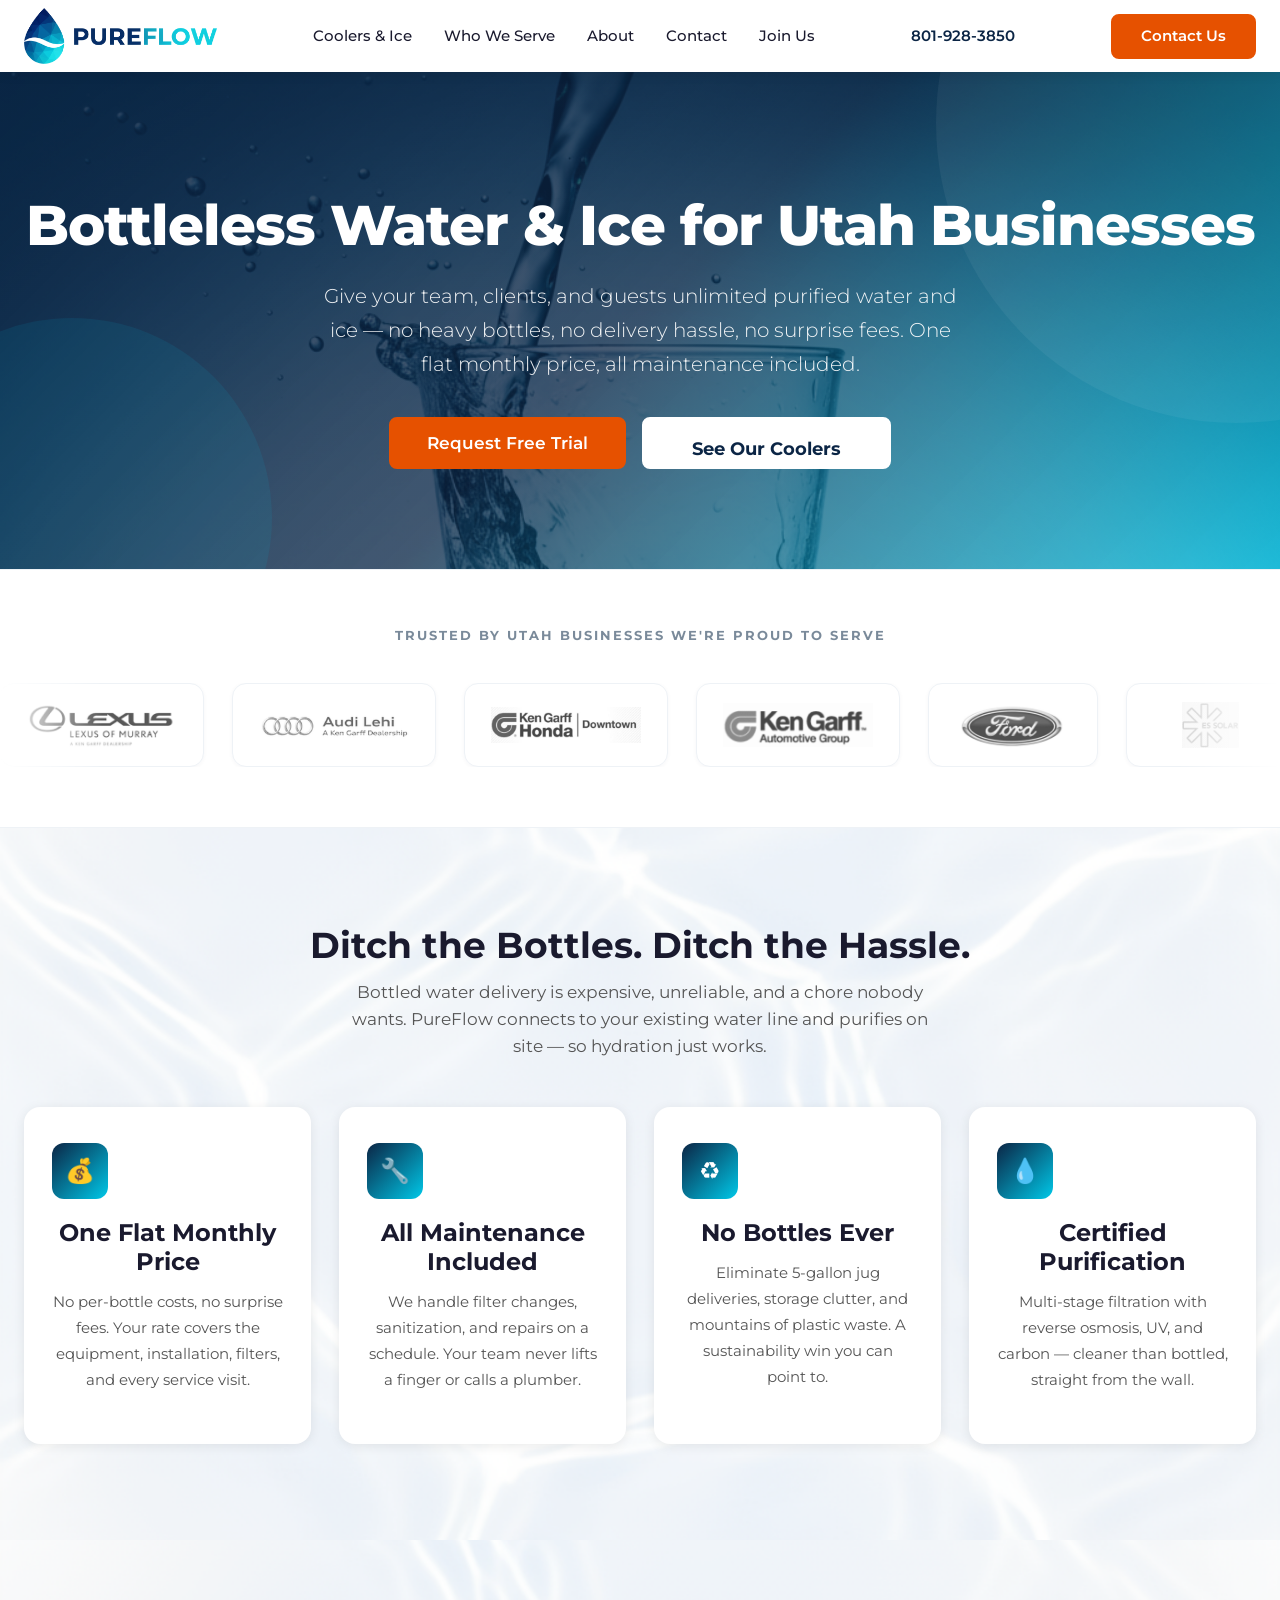
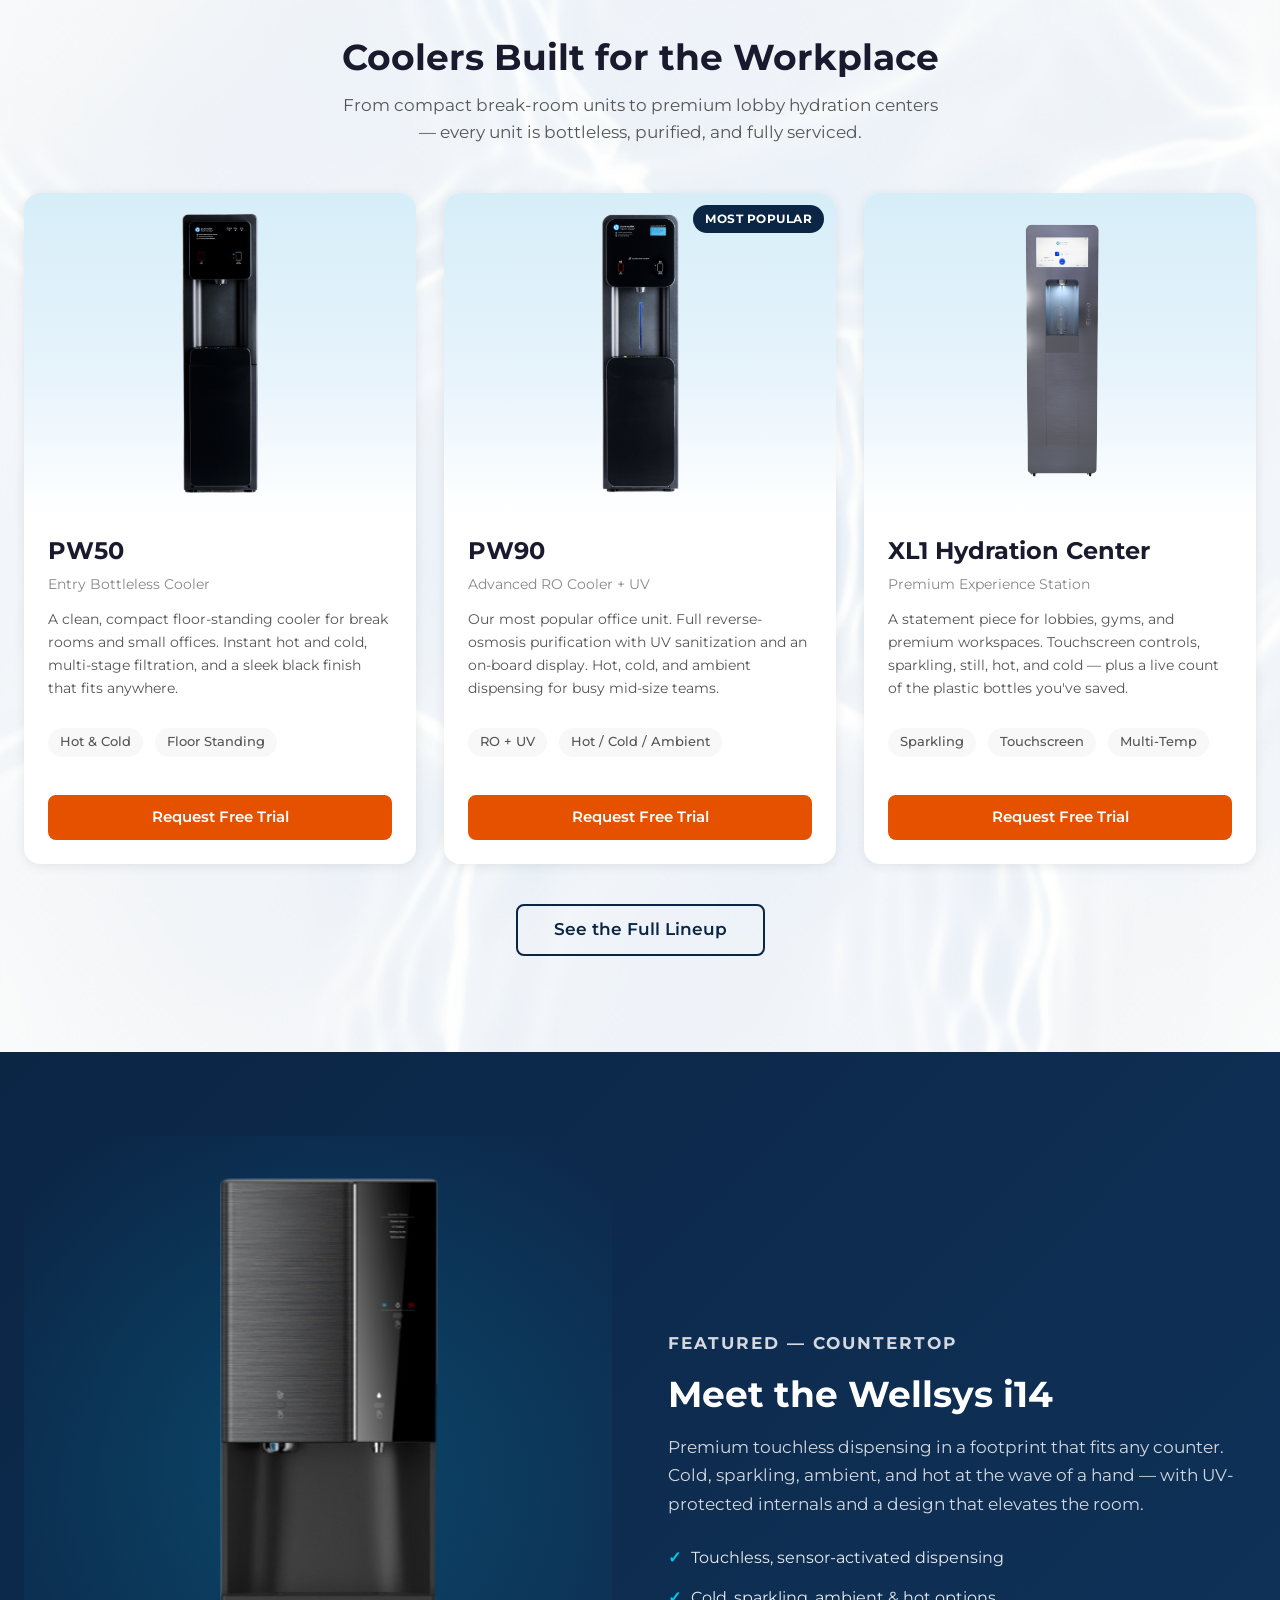
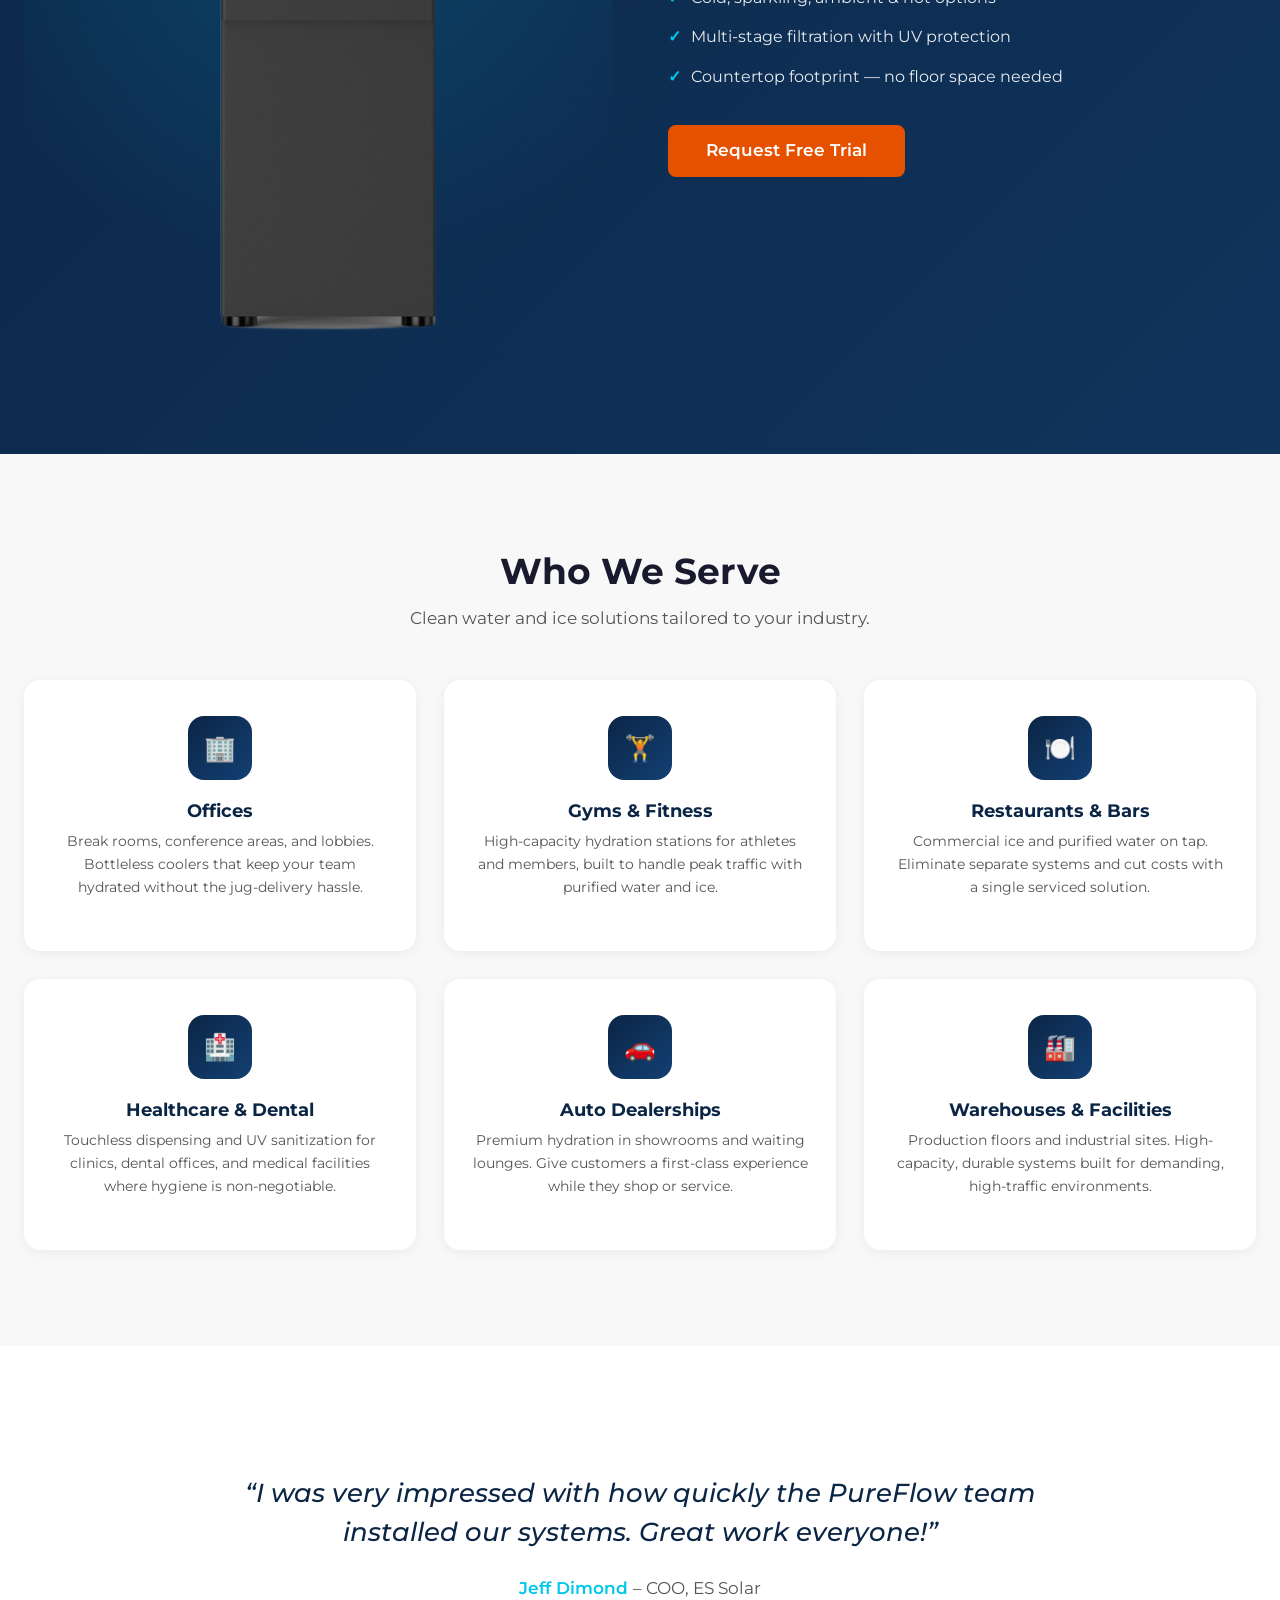
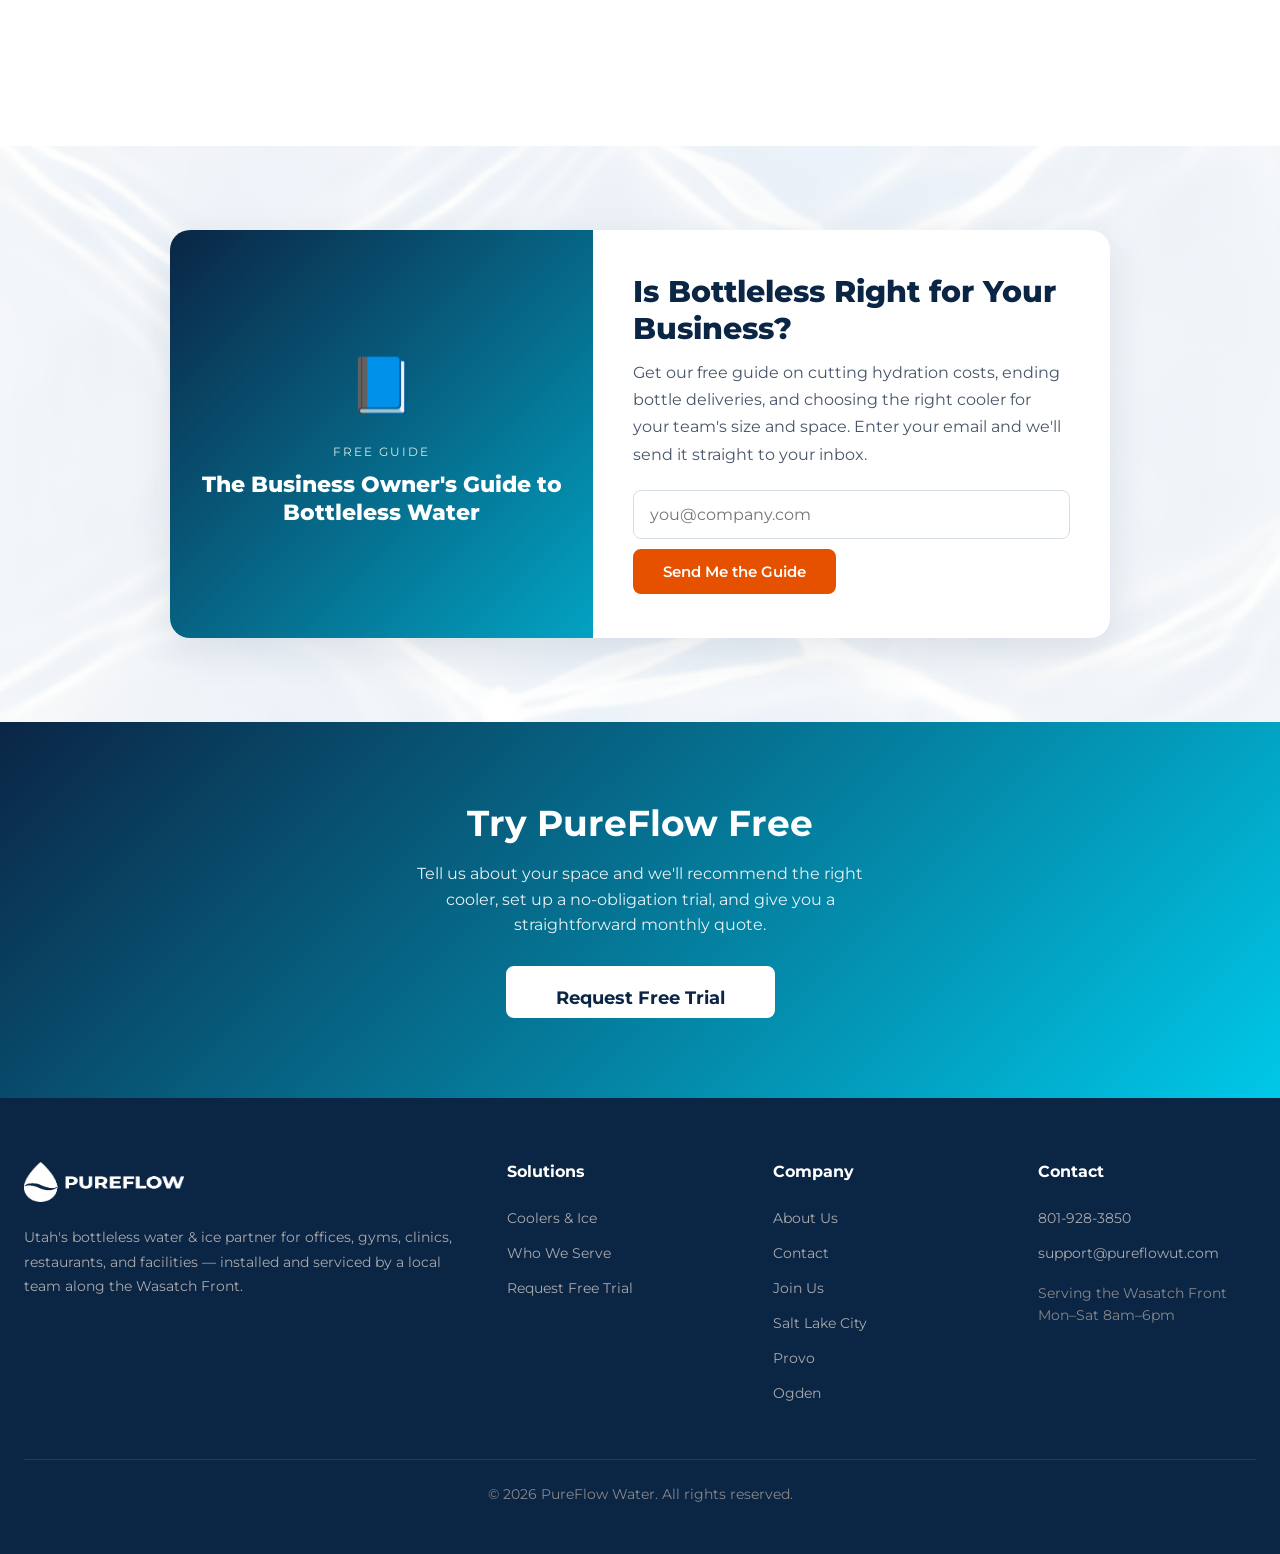
<file: index.html>
<!DOCTYPE html>
<html lang="en">
<head>
  <meta charset="UTF-8">
  <meta name="viewport" content="width=device-width, initial-scale=1.0">
  <link rel="icon" href="images/favicon.png" type="image/png">
  <title>PureFlow Utah — Bottleless Water &amp; Ice Coolers for Business</title>
  <meta name="description" content="Utah's bottleless water & ice partner for offices, gyms, clinics, restaurants, and facilities. One flat monthly price, all maintenance included, no bottles ever. Serving the Wasatch Front.">
  <meta property="og:title" content="PureFlow Utah — Bottleless Water &amp; Ice for Business">
  <meta property="og:description" content="Purified bottleless water & ice for Utah businesses. One monthly price, all maintenance included, zero bottles. Request a free trial.">
  <meta property="og:type" content="website">
  <meta property="og:url" content="https://pureflowut.com/">
  <link rel="canonical" href="https://pureflowut.com/">
  <link rel="preconnect" href="https://fonts.googleapis.com">
  <link rel="preconnect" href="https://fonts.gstatic.com" crossorigin>
  <link href="https://fonts.googleapis.com/css2?family=Montserrat:wght@300;400;500;600;700;800&display=swap" rel="stylesheet">
  <link rel="stylesheet" href="css/style.css?v=3">
  <script src="js/analytics.js"></script>
</head>
<body>

  <!-- HEADER -->
  <header class="site-header">
    <div class="header-inner">
      <a href="index.html" class="logo"><img src="images/logo-header.png" alt="PureFlow"></a>
      <nav class="nav-links">
        <a href="commercial.html">Coolers &amp; Ice</a>
        <a href="commercial.html#who-we-serve">Who We Serve</a>
        <a href="about.html">About</a>
        <a href="contact.html">Contact</a>
        <a href="join.html">Join Us</a>
      </nav>
      <a href="tel:+18019283850" class="header-phone">801-928-3850</a>
      <a href="contact.html" class="btn btn-cta">Contact Us</a>
      <button class="hamburger" aria-label="Open menu">
        <span></span>
        <span></span>
        <span></span>
      </button>
    </div>
  </header>

  <!-- MOBILE DRAWER -->
  <div class="mobile-overlay"></div>
  <nav class="mobile-drawer">
    <a href="index.html">Home</a>
    <a href="commercial.html">Coolers &amp; Ice</a>
    <a href="commercial.html#who-we-serve">Who We Serve</a>
    <a href="about.html">About</a>
    <a href="contact.html">Contact</a>
    <a href="join.html">Join Us</a>
    <a href="tel:+18019283850" class="drawer-phone">801-928-3850</a>
    <a href="contact.html" class="btn btn-cta drawer-cta">Contact Us</a>
  </nav>

  <main>

    <!-- HERO -->
    <section class="hero">
      <div class="container">
        <h1>Bottleless Water &amp; Ice for Utah Businesses</h1>
        <p class="subtitle">Give your team, clients, and guests unlimited purified water and ice &mdash; no heavy bottles, no delivery hassle, no surprise fees. One flat monthly price, all maintenance included.</p>
        <div class="hero-actions">
          <a href="contact.html?product=free-trial" class="btn btn-cta btn-lg">Request Free Trial</a>
          <a href="commercial.html" class="btn btn-white btn-lg">See Our Coolers</a>
        </div>
      </div>
    </section>

    <!-- CLIENT LOGO CAROUSEL -->
    <section class="client-strip">
      <p class="strip-eyebrow">Trusted by Utah businesses we're proud to serve</p>
      <div class="logo-marquee">
        <!-- Track is duplicated once so the CSS loop scrolls seamlessly -->
        <div class="logo-track">
          <div class="logo-tile"><img src="images/logos/lexus-murray.png" alt="Lexus of Murray"></div>
          <div class="logo-tile"><img src="images/logos/audi-lehi.png" alt="Audi Lehi"></div>
          <div class="logo-tile"><img src="images/logos/kg-honda-downtown.png" alt="Ken Garff Honda Downtown"></div>
          <div class="logo-tile"><img src="images/logos/ken-garff.png" alt="Ken Garff Automotive Group"></div>
          <div class="logo-tile"><img src="images/logos/ford.png" alt="Ford"></div>
          <div class="logo-tile"><img src="images/logos/es-solar.png" alt="ES Solar"></div>
          <div class="logo-tile"><img src="images/logos/the-picklr.png" alt="The Picklr"></div>
          <div class="logo-tile"><img src="images/logos/dental-intelligence.png" alt="Dental Intelligence"></div>
          <div class="logo-tile"><img src="images/logos/grabber.png" alt="Grabber Construction Products"></div>
          <div class="logo-tile"><img src="images/logos/moto-united.png" alt="Moto United"></div>
          <div class="logo-tile"><img src="images/logos/davis-distributing.png" alt="Davis Distributing"></div>
          <!-- duplicate set for seamless scroll -->
          <div class="logo-tile"><img src="images/logos/lexus-murray.png" alt="" aria-hidden="true"></div>
          <div class="logo-tile"><img src="images/logos/audi-lehi.png" alt="" aria-hidden="true"></div>
          <div class="logo-tile"><img src="images/logos/kg-honda-downtown.png" alt="" aria-hidden="true"></div>
          <div class="logo-tile"><img src="images/logos/ken-garff.png" alt="" aria-hidden="true"></div>
          <div class="logo-tile"><img src="images/logos/ford.png" alt="" aria-hidden="true"></div>
          <div class="logo-tile"><img src="images/logos/es-solar.png" alt="" aria-hidden="true"></div>
          <div class="logo-tile"><img src="images/logos/the-picklr.png" alt="" aria-hidden="true"></div>
          <div class="logo-tile"><img src="images/logos/dental-intelligence.png" alt="" aria-hidden="true"></div>
          <div class="logo-tile"><img src="images/logos/grabber.png" alt="" aria-hidden="true"></div>
          <div class="logo-tile"><img src="images/logos/moto-united.png" alt="" aria-hidden="true"></div>
          <div class="logo-tile"><img src="images/logos/davis-distributing.png" alt="" aria-hidden="true"></div>
        </div>
      </div>
    </section>

    <!-- PROBLEMS / VALUE PROPS -->
    <section class="value-props water-texture-1">
      <div class="container">
        <div class="section-header">
          <h2>Ditch the Bottles. Ditch the Hassle.</h2>
          <p>Bottled water delivery is expensive, unreliable, and a chore nobody wants. PureFlow connects to your existing water line and purifies on site &mdash; so hydration just works.</p>
        </div>
        <div class="grid-4 fade-in">
          <div class="card">
            <div class="card-icon">&#x1f4b0;</div>
            <h3>One Flat Monthly Price</h3>
            <p>No per-bottle costs, no surprise fees. Your rate covers the equipment, installation, filters, and every service visit.</p>
          </div>
          <div class="card">
            <div class="card-icon">&#x1f527;</div>
            <h3>All Maintenance Included</h3>
            <p>We handle filter changes, sanitization, and repairs on a schedule. Your team never lifts a finger or calls a plumber.</p>
          </div>
          <div class="card">
            <div class="card-icon">&#x267b;</div>
            <h3>No Bottles Ever</h3>
            <p>Eliminate 5-gallon jug deliveries, storage clutter, and mountains of plastic waste. A sustainability win you can point to.</p>
          </div>
          <div class="card">
            <div class="card-icon">&#x1f4a7;</div>
            <h3>Certified Purification</h3>
            <p>Multi-stage filtration with reverse osmosis, UV, and carbon &mdash; cleaner than bottled, straight from the wall.</p>
          </div>
        </div>
      </div>
    </section>

    <!-- FEATURED COOLERS -->
    <section id="coolers" style="background: url('images/water-bg-2.png') center/cover no-repeat;">
      <div class="container">
        <div class="section-header">
          <h2>Coolers Built for the Workplace</h2>
          <p>From compact break-room units to premium lobby hydration centers &mdash; every unit is bottleless, purified, and fully serviced.</p>
        </div>
        <div class="grid-3 fade-in">

          <!-- PW50 -->
          <div class="product-card">
            <div class="product-img">
              <img src="images/products/pw50.png" alt="Pure Water Technology PW50 bottleless cooler" style="width:100%; height:100%; object-fit:contain; padding:20px;">
            </div>
            <div class="product-body">
              <h3>PW50</h3>
              <p class="product-model">Entry Bottleless Cooler</p>
              <p>A clean, compact floor-standing cooler for break rooms and small offices. Instant hot and cold, multi-stage filtration, and a sleek black finish that fits anywhere.</p>
              <div class="product-specs">
                <span class="spec-tag">Hot &amp; Cold</span>
                <span class="spec-tag">Floor Standing</span>
              </div>
              <div class="product-cta-row">
                <a href="contact.html?product=PW50" class="btn btn-cta">Request Free Trial</a>
              </div>
            </div>
          </div>

          <!-- PW90 (most popular) -->
          <div class="product-card">
            <div class="product-img">
              <img src="images/products/pw90.png" alt="Pure Water Technology PW90 RO cooler" style="width:100%; height:100%; object-fit:contain; padding:20px;">
              <span class="product-badge popular">Most Popular</span>
            </div>
            <div class="product-body">
              <h3>PW90</h3>
              <p class="product-model">Advanced RO Cooler + UV</p>
              <p>Our most popular office unit. Full reverse-osmosis purification with UV sanitization and an on-board display. Hot, cold, and ambient dispensing for busy mid-size teams.</p>
              <div class="product-specs">
                <span class="spec-tag">RO + UV</span>
                <span class="spec-tag">Hot / Cold / Ambient</span>
              </div>
              <div class="product-cta-row">
                <a href="contact.html?product=PW90" class="btn btn-cta">Request Free Trial</a>
              </div>
            </div>
          </div>

          <!-- XL1 flagship -->
          <div class="product-card">
            <div class="product-img">
              <img src="images/products/xl1-new.png" alt="XL1 Hydration Center touchscreen station" style="width:100%; height:100%; object-fit:contain; padding:20px;">
            </div>
            <div class="product-body">
              <h3>XL1 Hydration Center</h3>
              <p class="product-model">Premium Experience Station</p>
              <p>A statement piece for lobbies, gyms, and premium workspaces. Touchscreen controls, sparkling, still, hot, and cold &mdash; plus a live count of the plastic bottles you've saved.</p>
              <div class="product-specs">
                <span class="spec-tag">Sparkling</span>
                <span class="spec-tag">Touchscreen</span>
                <span class="spec-tag">Multi-Temp</span>
              </div>
              <div class="product-cta-row">
                <a href="contact.html?product=XL1" class="btn btn-cta">Request Free Trial</a>
              </div>
            </div>
          </div>

        </div>
        <div style="text-align:center; margin-top:40px;">
          <a href="commercial.html" class="btn btn-secondary btn-lg">See the Full Lineup</a>
        </div>
      </div>
    </section>

    <!-- i14 VIDEO FEATURE -->
    <!-- TODO (asset pending): replace the static image with Parker's i14 walkthrough
         video after the clip and its final production path are approved. -->
    <section class="video-feature">
      <div class="container">
        <div class="vf-grid">
          <div class="vf-media fade-in">
            <img src="images/products/i14-front.png" alt="Wellsys i14 touchless countertop cooler">
            <!-- Parker video pending: keep the static product image without a play affordance. -->
          </div>
          <div class="fade-in">
            <p class="vf-eyebrow">Featured &mdash; Countertop</p>
            <h2>Meet the Wellsys i14</h2>
            <p>Premium touchless dispensing in a footprint that fits any counter. Cold, sparkling, ambient, and hot at the wave of a hand &mdash; with UV-protected internals and a design that elevates the room.</p>
            <ul class="vf-specs">
              <li>Touchless, sensor-activated dispensing</li>
              <li>Cold, sparkling, ambient &amp; hot options</li>
              <li>Multi-stage filtration with UV protection</li>
              <li>Countertop footprint &mdash; no floor space needed</li>
            </ul>
            <a href="contact.html?product=i14" class="btn btn-cta btn-lg">Request Free Trial</a>
          </div>
        </div>
      </div>
    </section>

    <!-- WHO WE SERVE -->
    <section class="who-we-serve" id="who-we-serve">
      <div class="container">
        <div class="section-header">
          <h2>Who We Serve</h2>
          <p>Clean water and ice solutions tailored to your industry.</p>
        </div>
        <div class="grid-3 fade-in">
          <div class="serve-card">
            <div class="serve-icon">&#x1f3e2;</div>
            <h3>Offices</h3>
            <p>Break rooms, conference areas, and lobbies. Bottleless coolers that keep your team hydrated without the jug-delivery hassle.</p>
          </div>
          <div class="serve-card">
            <div class="serve-icon">&#x1f3cb;&#xfe0f;</div>
            <h3>Gyms &amp; Fitness</h3>
            <p>High-capacity hydration stations for athletes and members, built to handle peak traffic with purified water and ice.</p>
          </div>
          <div class="serve-card">
            <div class="serve-icon">&#x1f37d;&#xfe0f;</div>
            <h3>Restaurants &amp; Bars</h3>
            <p>Commercial ice and purified water on tap. Eliminate separate systems and cut costs with a single serviced solution.</p>
          </div>
          <div class="serve-card">
            <div class="serve-icon">&#x1f3e5;</div>
            <h3>Healthcare &amp; Dental</h3>
            <p>Touchless dispensing and UV sanitization for clinics, dental offices, and medical facilities where hygiene is non-negotiable.</p>
          </div>
          <div class="serve-card">
            <div class="serve-icon">&#x1f697;</div>
            <h3>Auto Dealerships</h3>
            <p>Premium hydration in showrooms and waiting lounges. Give customers a first-class experience while they shop or service.</p>
          </div>
          <div class="serve-card">
            <div class="serve-icon">&#x1f3ed;</div>
            <h3>Warehouses &amp; Facilities</h3>
            <p>Production floors and industrial sites. High-capacity, durable systems built for demanding, high-traffic environments.</p>
          </div>
        </div>
      </div>
    </section>

    <!-- TESTIMONIAL -->
    <section style="background:#fff; padding:64px 0;">
      <div class="container">
        <div class="testimonial-quote fade-in">
          <blockquote>&ldquo;I was very impressed with how quickly the PureFlow team installed our systems. Great work everyone!&rdquo;</blockquote>
          <p class="testimonial-author">Jeff Dimond <span>&ndash; COO, ES Solar</span></p>
        </div>
      </div>
    </section>

    <!-- EBOOK DOWNLOAD -->
    <!-- TODO (asset pending): Rick's branded ebook PDF is not in hand yet. This section
         captures the lead now via the existing form handler. When the PDF arrives, place it
         at assets/pureflow-water-guide.pdf and either (a) email it to captured leads, or
         (b) swap the form to a direct download link. Do NOT surface a "coming soon" message
         to visitors — the email capture is a real, working action today. -->
    <section class="ebook-section">
      <div class="container">
        <div class="ebook-card fade-in">
          <div class="ebook-visual">
            <div class="ebook-icon">&#x1f4d8;</div>
            <div class="ebook-kicker">Free Guide</div>
            <div class="ebook-title">The Business Owner's Guide to Bottleless Water</div>
          </div>
          <div class="ebook-body">
            <h2>Is Bottleless Right for Your Business?</h2>
            <p>Get our free guide on cutting hydration costs, ending bottle deliveries, and choosing the right cooler for your team's size and space. Enter your email and we'll send it straight to your inbox.</p>
            <form class="ebook-form" id="email-capture-form">
              <input type="email" placeholder="you@company.com" required aria-label="Work email address">
              <button type="submit" class="btn btn-cta">Send Me the Guide</button>
            </form>
            <p class="capture-success" style="display:none; margin-top:14px; color:#059669; font-weight:600;">Thanks! We'll email your guide shortly.</p>
          </div>
        </div>
      </div>
    </section>

    <!-- CTA BAND -->
    <section class="cta-section">
      <div class="container fade-in">
        <h2>Try PureFlow Free</h2>
        <p>Tell us about your space and we'll recommend the right cooler, set up a no-obligation trial, and give you a straightforward monthly quote.</p>
        <a href="contact.html?product=free-trial" class="btn btn-white btn-lg">Request Free Trial</a>
      </div>
    </section>

  </main>

  <!-- FOOTER -->
  <footer class="site-footer">
    <div class="container">
      <div class="footer-grid">
        <div class="footer-brand">
          <a href="index.html" class="logo"><img src="images/logo-footer.png" alt="PureFlow"></a>
          <p>Utah's bottleless water &amp; ice partner for offices, gyms, clinics, restaurants, and facilities &mdash; installed and serviced by a local team along the Wasatch Front.</p>
        </div>
        <div class="footer-col">
          <h4>Solutions</h4>
          <a href="commercial.html">Coolers &amp; Ice</a>
          <a href="commercial.html#who-we-serve">Who We Serve</a>
          <a href="contact.html?product=free-trial">Request Free Trial</a>
        </div>
        <div class="footer-col">
          <h4>Company</h4>
          <a href="about.html">About Us</a>
          <a href="contact.html">Contact</a>
          <a href="join.html">Join Us</a>
          <a href="salt-lake-city.html">Salt Lake City</a>
          <a href="provo.html">Provo</a>
          <a href="ogden.html">Ogden</a>
        </div>
        <div class="footer-col">
          <h4>Contact</h4>
          <a href="tel:+18019283850">801-928-3850</a>
          <a href="mailto:support@pureflowut.com">support@pureflowut.com</a>
          <p style="margin-top:12px; font-size:0.85rem; color:#888;">Serving the Wasatch Front<br>Mon&ndash;Sat 8am&ndash;6pm</p>
        </div>
      </div>
      <div class="footer-bottom">
        <p>&copy; 2026 PureFlow Water. All rights reserved.</p>
      </div>
    </div>
  </footer>

  <script src="js/main.js"></script>
</body>
</html>
</file>
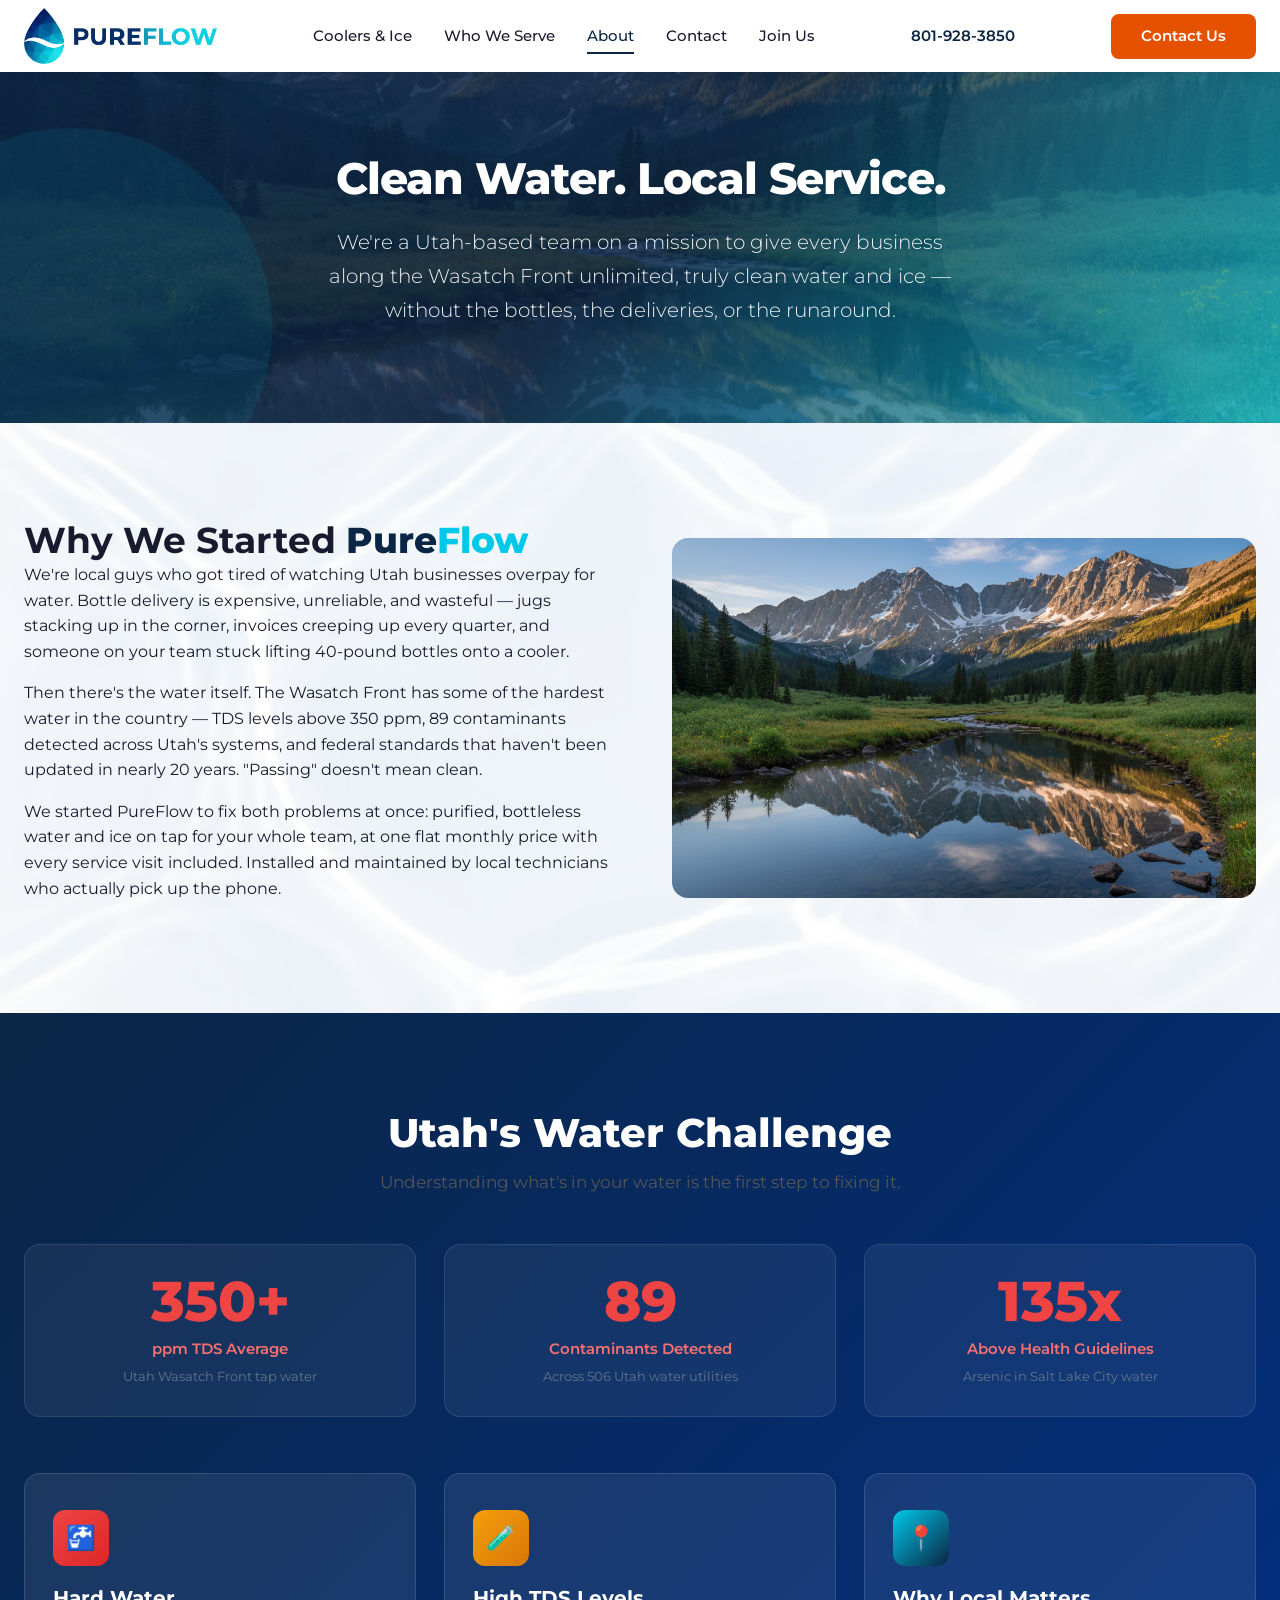
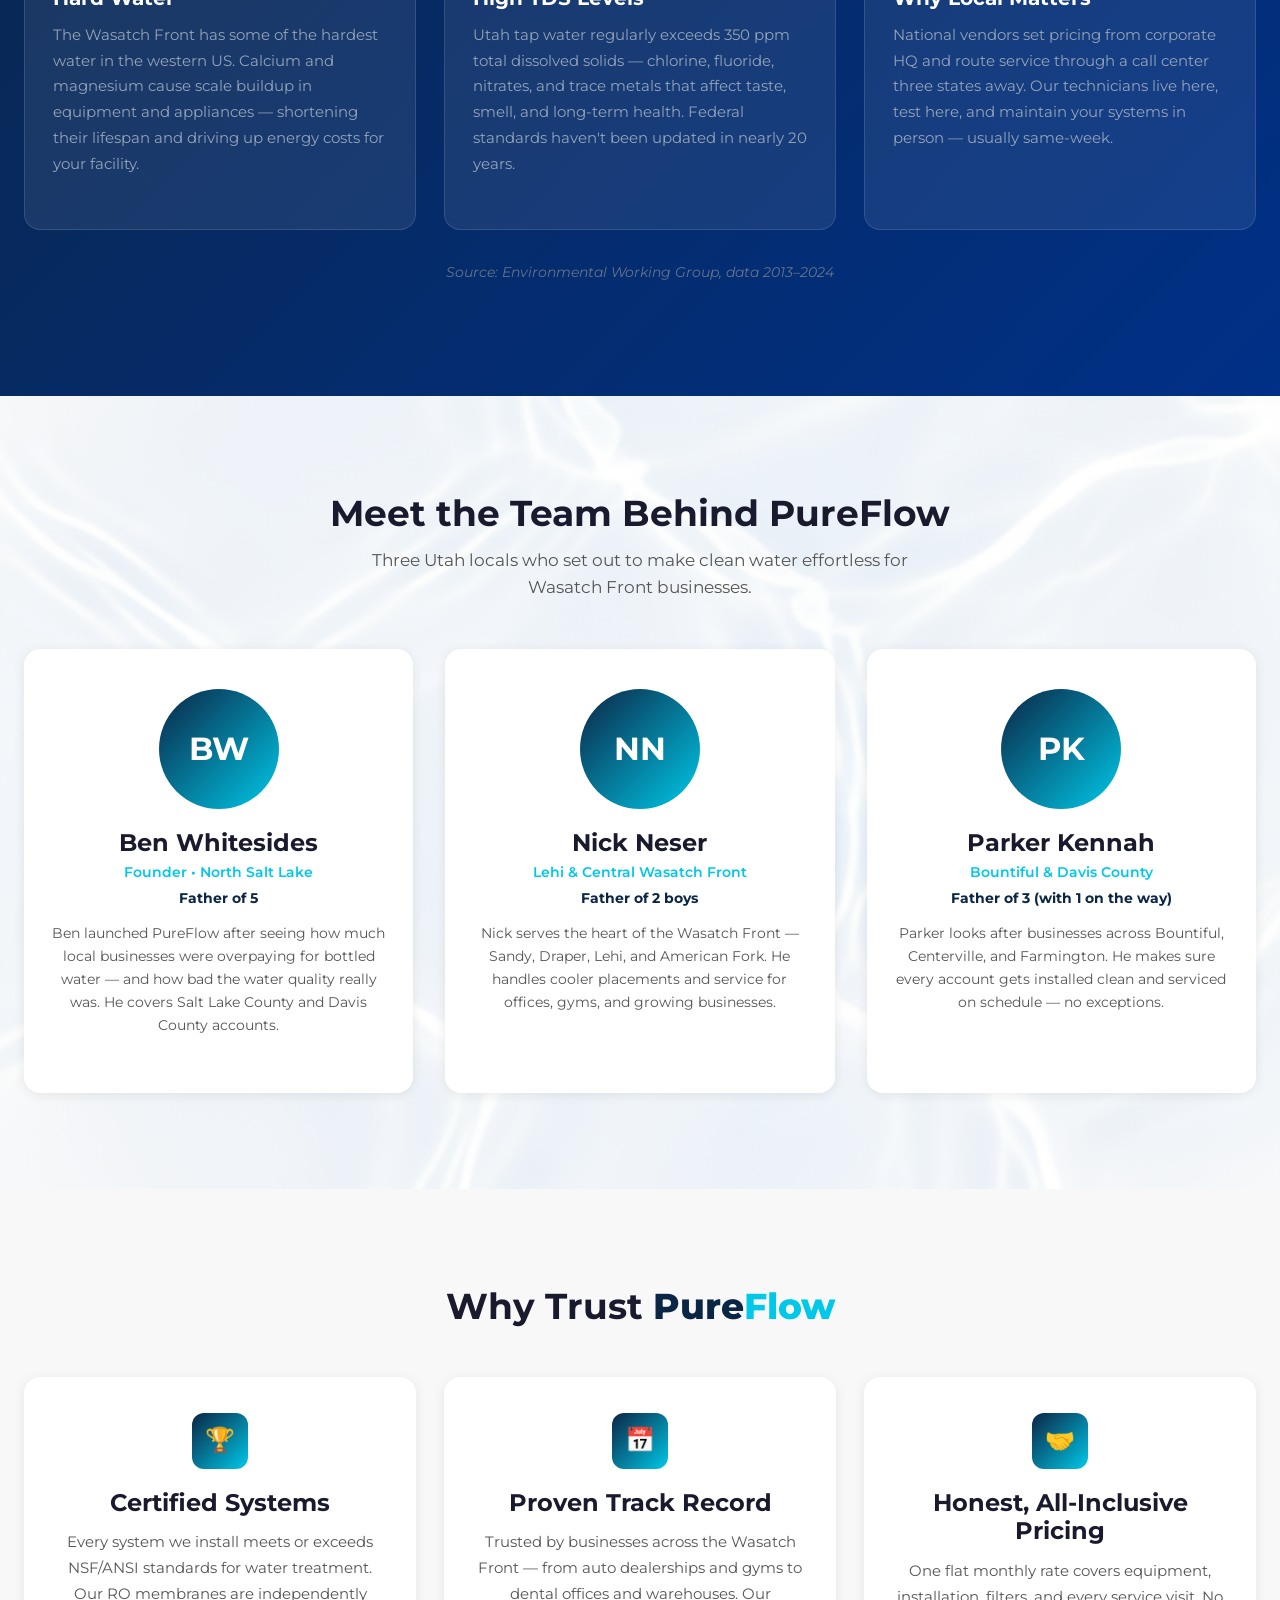
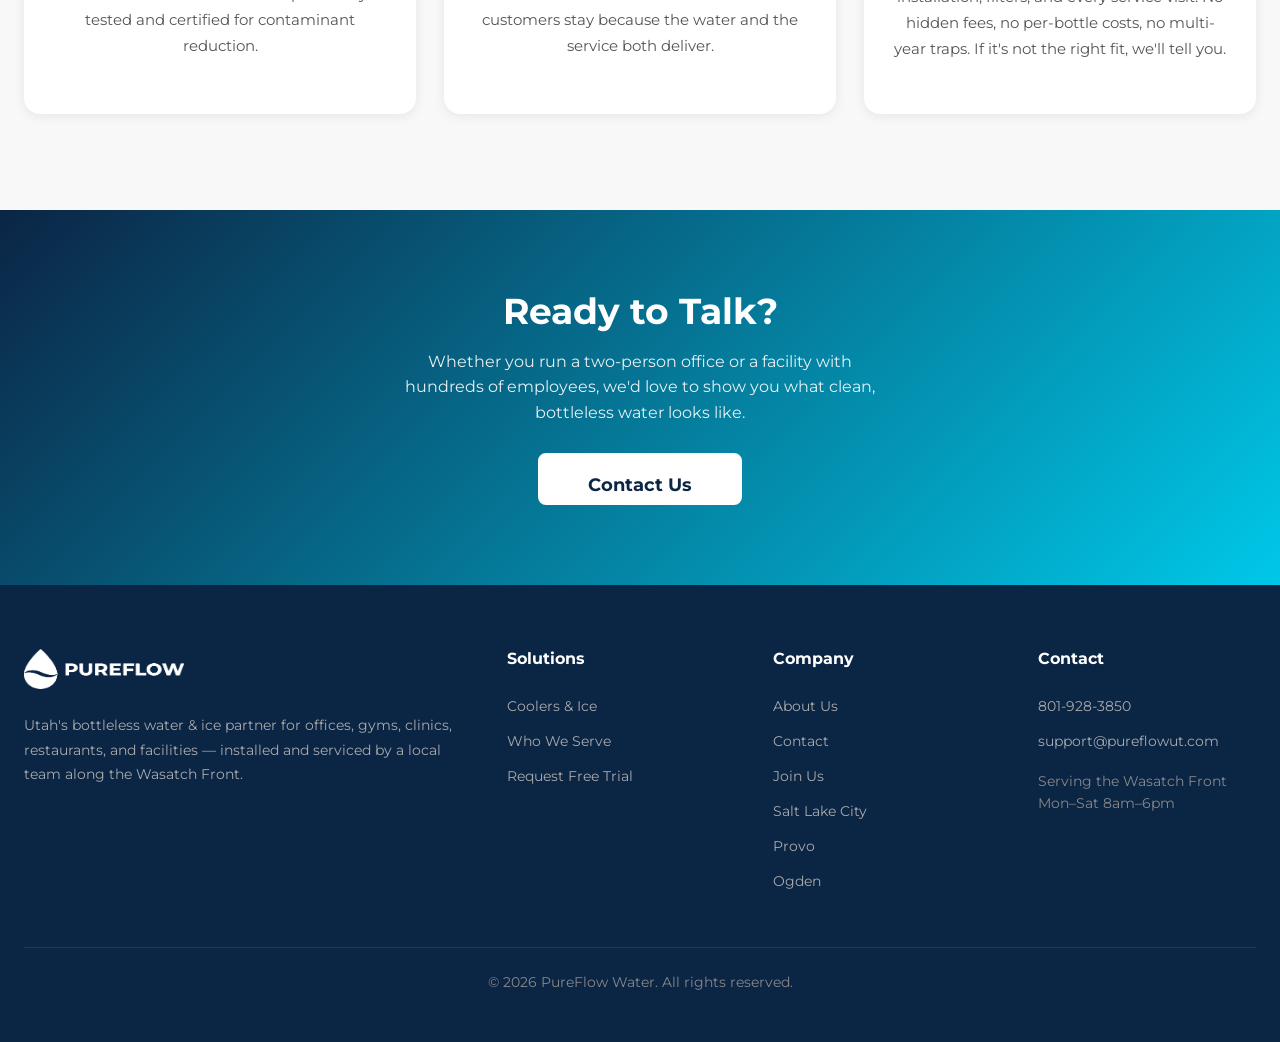
<file: about.html>
<!DOCTYPE html>
<html lang="en">
<head>
  <meta charset="UTF-8">
  <meta name="viewport" content="width=device-width, initial-scale=1.0">
  <link rel="icon" href="images/favicon.png" type="image/png">
  <title>About PureFlow | Utah's Local Bottleless Water Team</title>
  <meta name="description" content="PureFlow is a Utah-based bottleless water & ice company serving businesses along the Wasatch Front. Local technicians, honest service, no bottles. Meet our team.">
  <meta property="og:title" content="About PureFlow | Utah's Local Bottleless Water Team">
  <meta property="og:description" content="Meet the PureFlow team. Local Utah bottleless water & ice experts serving businesses across Salt Lake, Utah, Davis, and Weber counties.">
  <meta property="og:type" content="website">
  <meta property="og:url" content="https://pureflowut.com/about.html">
  <link rel="canonical" href="https://pureflowut.com/about.html">
  <link rel="preconnect" href="https://fonts.googleapis.com">
  <link rel="preconnect" href="https://fonts.gstatic.com" crossorigin>
  <link href="https://fonts.googleapis.com/css2?family=Montserrat:wght@300;400;500;600;700;800&display=swap" rel="stylesheet">
  <link rel="stylesheet" href="css/style.css?v=3">
  <script src="js/analytics.js"></script>
</head>
<body class="page-about">

  <!-- HEADER -->
  <header class="site-header">
    <div class="header-inner">
      <a href="index.html" class="logo"><img src="images/logo-header.png" alt="PureFlow"></a>
      <nav class="nav-links">
        <a href="commercial.html">Coolers &amp; Ice</a>
        <a href="commercial.html#who-we-serve">Who We Serve</a>
        <a href="about.html" class="active">About</a>
        <a href="contact.html">Contact</a>
        <a href="join.html">Join Us</a>
      </nav>
      <a href="tel:+18019283850" class="header-phone">801-928-3850</a>
      <a href="contact.html" class="btn btn-cta">Contact Us</a>
      <button class="hamburger" aria-label="Open menu">
        <span></span>
        <span></span>
        <span></span>
      </button>
    </div>
  </header>

  <div class="mobile-overlay"></div>
  <nav class="mobile-drawer">
    <a href="index.html">Home</a>
    <a href="commercial.html">Coolers &amp; Ice</a>
    <a href="commercial.html#who-we-serve">Who We Serve</a>
    <a href="about.html">About</a>
    <a href="contact.html">Contact</a>
    <a href="join.html">Join Us</a>
    <a href="tel:+18019283850" class="drawer-phone">801-928-3850</a>
    <a href="contact.html" class="btn btn-cta drawer-cta">Contact Us</a>
  </nav>

  <main>

    <!-- HERO -->
    <section class="hero hero-sm">
      <div class="container">
        <h1>Clean Water. Local Service.</h1>
        <p class="subtitle">We're a Utah-based team on a mission to give every business along the Wasatch Front unlimited, truly clean water and ice &mdash; without the bottles, the deliveries, or the runaround.</p>
      </div>
    </section>

    <!-- MISSION -->
    <section>
      <div class="container">
        <div class="grid-2 fade-in" style="align-items:center; gap:64px;">
          <div>
            <h2>Why We Started <span class="brand-text">Pure<span>Flow</span></span></h2>
            <p>We're local guys who got tired of watching Utah businesses overpay for water. Bottle delivery is expensive, unreliable, and wasteful &mdash; jugs stacking up in the corner, invoices creeping up every quarter, and someone on your team stuck lifting 40-pound bottles onto a cooler.</p>
            <p>Then there's the water itself. The Wasatch Front has some of the hardest water in the country &mdash; TDS levels above 350 ppm, 89 contaminants detected across Utah's systems, and federal standards that haven't been updated in nearly 20 years. "Passing" doesn't mean clean.</p>
            <p>We started PureFlow to fix both problems at once: purified, bottleless water and ice on tap for your whole team, at one flat monthly price with every service visit included. Installed and maintained by local technicians who actually pick up the phone.</p>
          </div>
          <div>
            <img src="images/hero-about.png" alt="Utah's Wasatch Front mountains" style="border-radius:16px; width:100%; height:360px; object-fit:cover;">
          </div>
        </div>
      </div>
    </section>

    <!-- UTAH WATER QUALITY -->
    <section style="background: linear-gradient(135deg, #0B2545 0%, #003087 100%); color: #fff;">
      <div class="container">
        <div class="section-header" style="margin-bottom: 3rem;">
          <h2 class="section-title-lg" style="color: #fff;">Utah's Water Challenge</h2>
          <p class="section-subtitle-muted">Understanding what's in your water is the first step to fixing it.</p>
        </div>

        <!-- Stat highlights -->
        <div class="grid-3 fade-in" style="margin-bottom: 3.5rem;">
          <div class="about-stat-card">
            <div class="stat-big red">350+</div>
            <div class="stat-label-sm" style="color: #f87171;">ppm TDS Average</div>
            <div class="stat-sublabel">Utah Wasatch Front tap water</div>
          </div>
          <div class="about-stat-card">
            <div class="stat-big red">89</div>
            <div class="stat-label-sm" style="color: #f87171;">Contaminants Detected</div>
            <div class="stat-sublabel">Across 506 Utah water utilities</div>
          </div>
          <div class="about-stat-card">
            <div class="stat-big red">135x</div>
            <div class="stat-label-sm" style="color: #f87171;">Above Health Guidelines</div>
            <div class="stat-sublabel">Arsenic in Salt Lake City water</div>
          </div>
        </div>

        <!-- Detail cards -->
        <div class="grid-3 fade-in">
          <div class="about-detail-card">
            <div class="detail-icon" style="background: linear-gradient(135deg, #ef4444, #dc2626);">&#x1f6b0;</div>
            <h3>Hard Water</h3>
            <p>The Wasatch Front has some of the hardest water in the western US. Calcium and magnesium cause scale buildup in equipment and appliances &mdash; shortening their lifespan and driving up energy costs for your facility.</p>
          </div>
          <div class="about-detail-card">
            <div class="detail-icon" style="background: linear-gradient(135deg, #f59e0b, #d97706);">&#x1f9ea;</div>
            <h3>High TDS Levels</h3>
            <p>Utah tap water regularly exceeds 350 ppm total dissolved solids &mdash; chlorine, fluoride, nitrates, and trace metals that affect taste, smell, and long-term health. Federal standards haven't been updated in nearly 20 years.</p>
          </div>
          <div class="about-detail-card">
            <div class="detail-icon" style="background: linear-gradient(135deg, #00C8E8, #0B2545);">&#x1f4cd;</div>
            <h3>Why Local Matters</h3>
            <p>National vendors set pricing from corporate HQ and route service through a call center three states away. Our technicians live here, test here, and maintain your systems in person &mdash; usually same-week.</p>
          </div>
        </div>

        <p style="text-align: center; color: #64748b; font-size: 0.85rem; margin-top: 2rem;"><em>Source: Environmental Working Group, data 2013&ndash;2024</em></p>
      </div>
    </section>

    <!-- TEAM -->
    <section>
      <div class="container">
        <div class="section-header">
          <h2>Meet the Team Behind PureFlow</h2>
          <p>Three Utah locals who set out to make clean water effortless for Wasatch Front businesses.</p>
        </div>
        <div class="team-grid fade-in">

          <div class="team-card">
            <div class="team-avatar">BW</div>
            <h3>Ben Whitesides</h3>
            <p class="team-role">Founder &bull; North Salt Lake</p>
            <p class="team-family">Father of 5</p>
            <p>Ben launched PureFlow after seeing how much local businesses were overpaying for bottled water &mdash; and how bad the water quality really was. He covers Salt Lake County and Davis County accounts.</p>
          </div>

          <div class="team-card">
            <div class="team-avatar">NN</div>
            <h3>Nick Neser</h3>
            <p class="team-role">Lehi &amp; Central Wasatch Front</p>
            <p class="team-family">Father of 2 boys</p>
            <p>Nick serves the heart of the Wasatch Front &mdash; Sandy, Draper, Lehi, and American Fork. He handles cooler placements and service for offices, gyms, and growing businesses.</p>
          </div>

          <div class="team-card">
            <div class="team-avatar">PK</div>
            <h3>Parker Kennah</h3>
            <p class="team-role">Bountiful &amp; Davis County</p>
            <p class="team-family">Father of 3 (with 1 on the way)</p>
            <p>Parker looks after businesses across Bountiful, Centerville, and Farmington. He makes sure every account gets installed clean and serviced on schedule &mdash; no exceptions.</p>
          </div>

        </div>
      </div>
    </section>

    <!-- TRUST -->
    <section style="background:#F8F8F8;">
      <div class="container">
        <div class="section-header">
          <h2>Why Trust <span class="brand-text">Pure<span>Flow</span></span></h2>
        </div>
        <div class="grid-3 fade-in">
          <div class="card" style="text-align:center;">
            <div class="card-icon" style="margin:0 auto 20px;">&#x1f3c6;</div>
            <h3>Certified Systems</h3>
            <p>Every system we install meets or exceeds NSF/ANSI standards for water treatment. Our RO membranes are independently tested and certified for contaminant reduction.</p>
          </div>
          <div class="card" style="text-align:center;">
            <div class="card-icon" style="margin:0 auto 20px;">&#x1f4c5;</div>
            <h3>Proven Track Record</h3>
            <p>Trusted by businesses across the Wasatch Front &mdash; from auto dealerships and gyms to dental offices and warehouses. Our customers stay because the water and the service both deliver.</p>
          </div>
          <div class="card" style="text-align:center;">
            <div class="card-icon" style="margin:0 auto 20px;">&#x1f91d;</div>
            <h3>Honest, All-Inclusive Pricing</h3>
            <p>One flat monthly rate covers equipment, installation, filters, and every service visit. No hidden fees, no per-bottle costs, no multi-year traps. If it's not the right fit, we'll tell you.</p>
          </div>
        </div>
      </div>
    </section>

    <!-- CTA -->
    <section class="cta-section">
      <div class="container fade-in">
        <h2>Ready to Talk?</h2>
        <p>Whether you run a two-person office or a facility with hundreds of employees, we'd love to show you what clean, bottleless water looks like.</p>
        <a href="contact.html" class="btn btn-white btn-lg">Contact Us</a>
      </div>
    </section>

  </main>

  <!-- FOOTER -->
  <footer class="site-footer">
    <div class="container">
      <div class="footer-grid">
        <div class="footer-brand">
          <a href="index.html" class="logo"><img src="images/logo-footer.png" alt="PureFlow"></a>
          <p>Utah's bottleless water &amp; ice partner for offices, gyms, clinics, restaurants, and facilities &mdash; installed and serviced by a local team along the Wasatch Front.</p>
        </div>
        <div class="footer-col">
          <h4>Solutions</h4>
          <a href="commercial.html">Coolers &amp; Ice</a>
          <a href="commercial.html#who-we-serve">Who We Serve</a>
          <a href="contact.html?product=free-trial">Request Free Trial</a>
        </div>
        <div class="footer-col">
          <h4>Company</h4>
          <a href="about.html">About Us</a>
          <a href="contact.html">Contact</a>
          <a href="join.html">Join Us</a>
          <a href="salt-lake-city.html">Salt Lake City</a>
          <a href="provo.html">Provo</a>
          <a href="ogden.html">Ogden</a>
        </div>
        <div class="footer-col">
          <h4>Contact</h4>
          <a href="tel:+18019283850">801-928-3850</a>
          <a href="mailto:support@pureflowut.com">support@pureflowut.com</a>
          <p style="margin-top:12px; font-size:0.85rem; color:#888;">Serving the Wasatch Front<br>Mon&ndash;Sat 8am&ndash;6pm</p>
        </div>
      </div>
      <div class="footer-bottom">
        <p>&copy; 2026 PureFlow Water. All rights reserved.</p>
      </div>
    </div>
  </footer>

  <script src="js/main.js"></script>
</body>
</html>
</file>
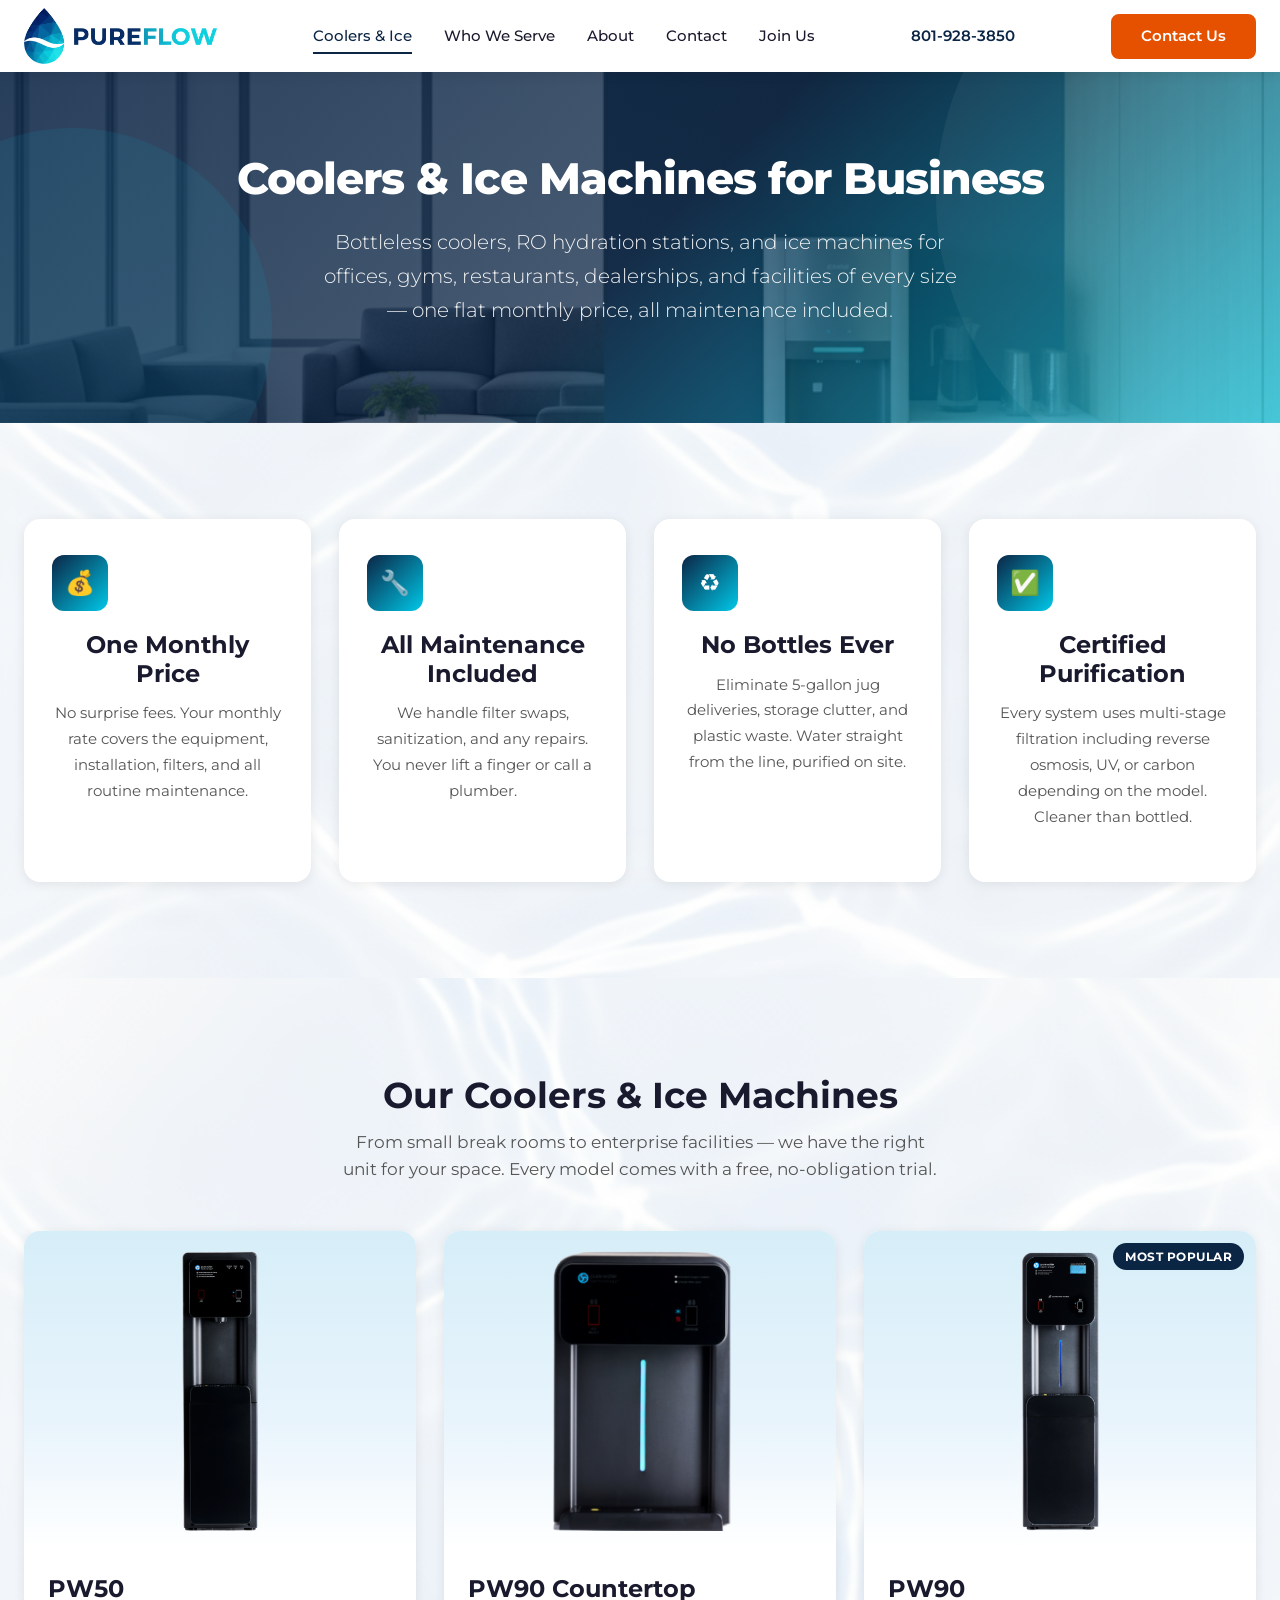
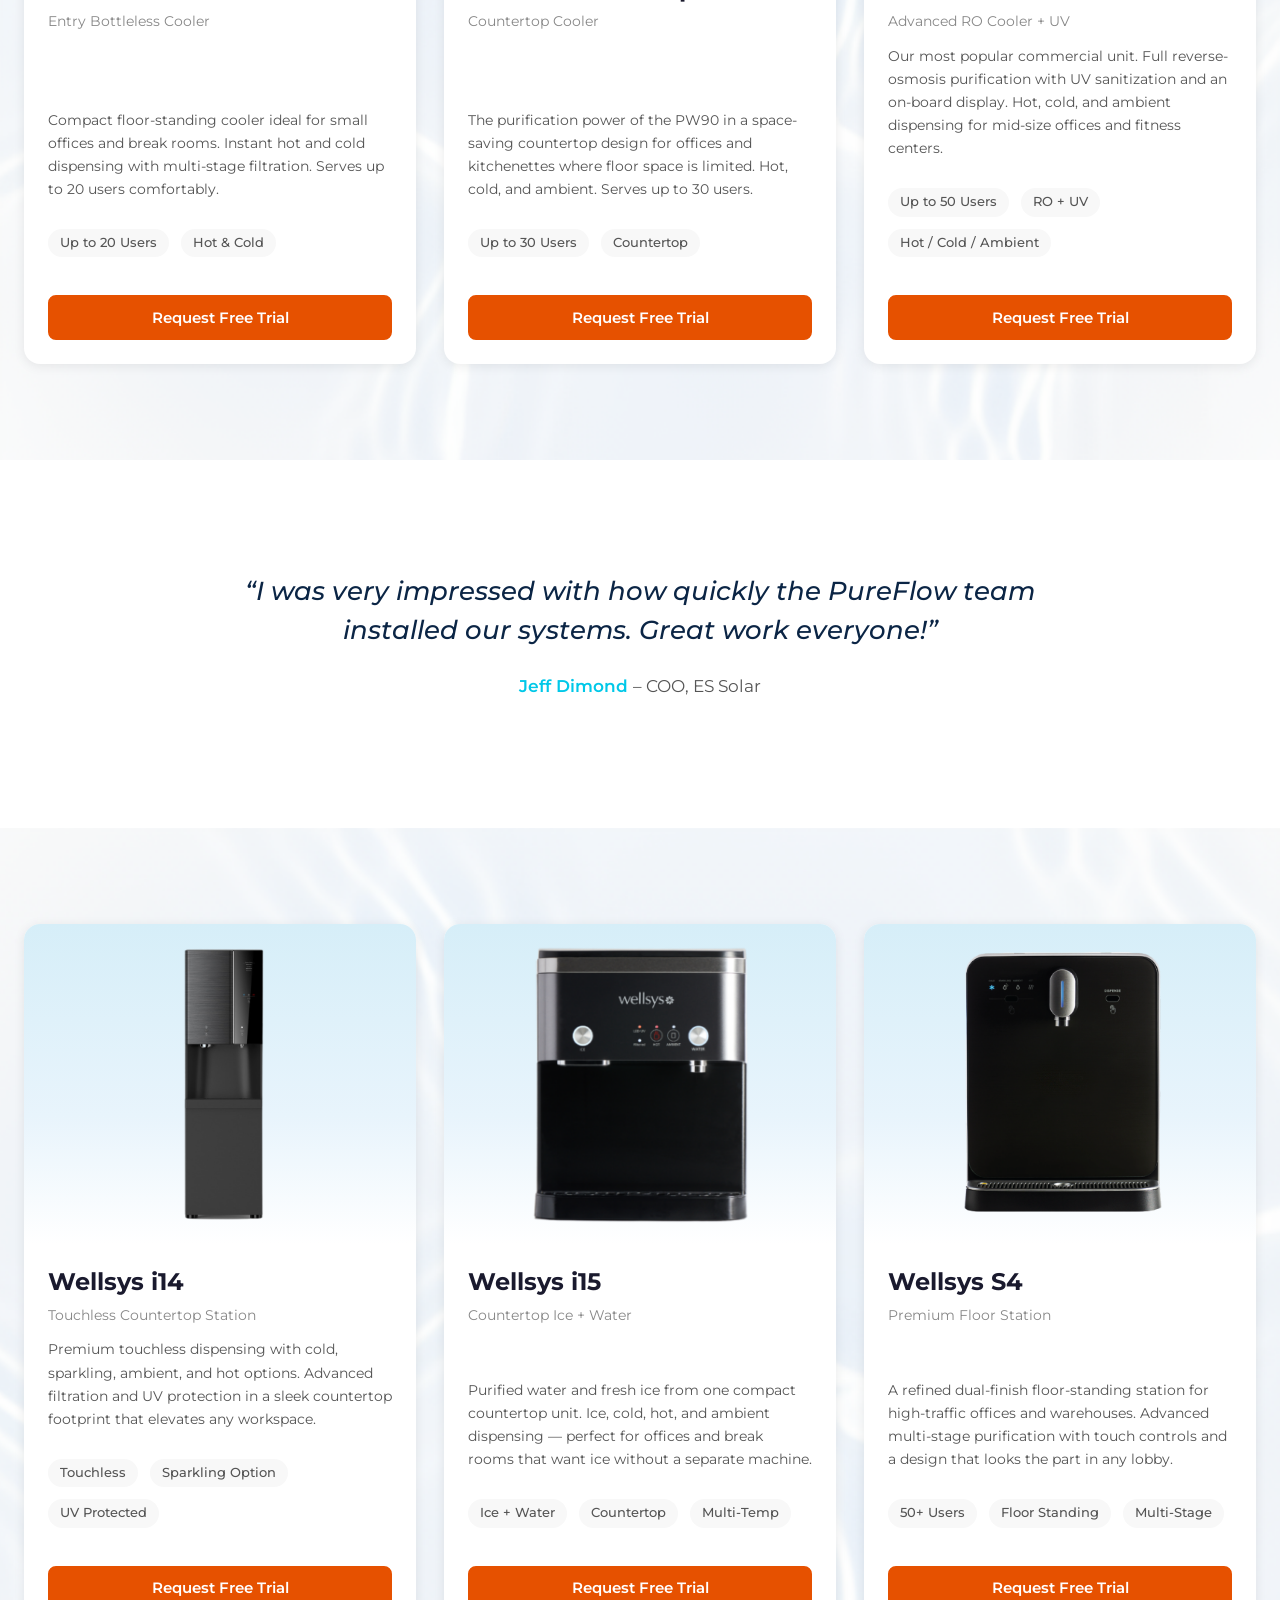
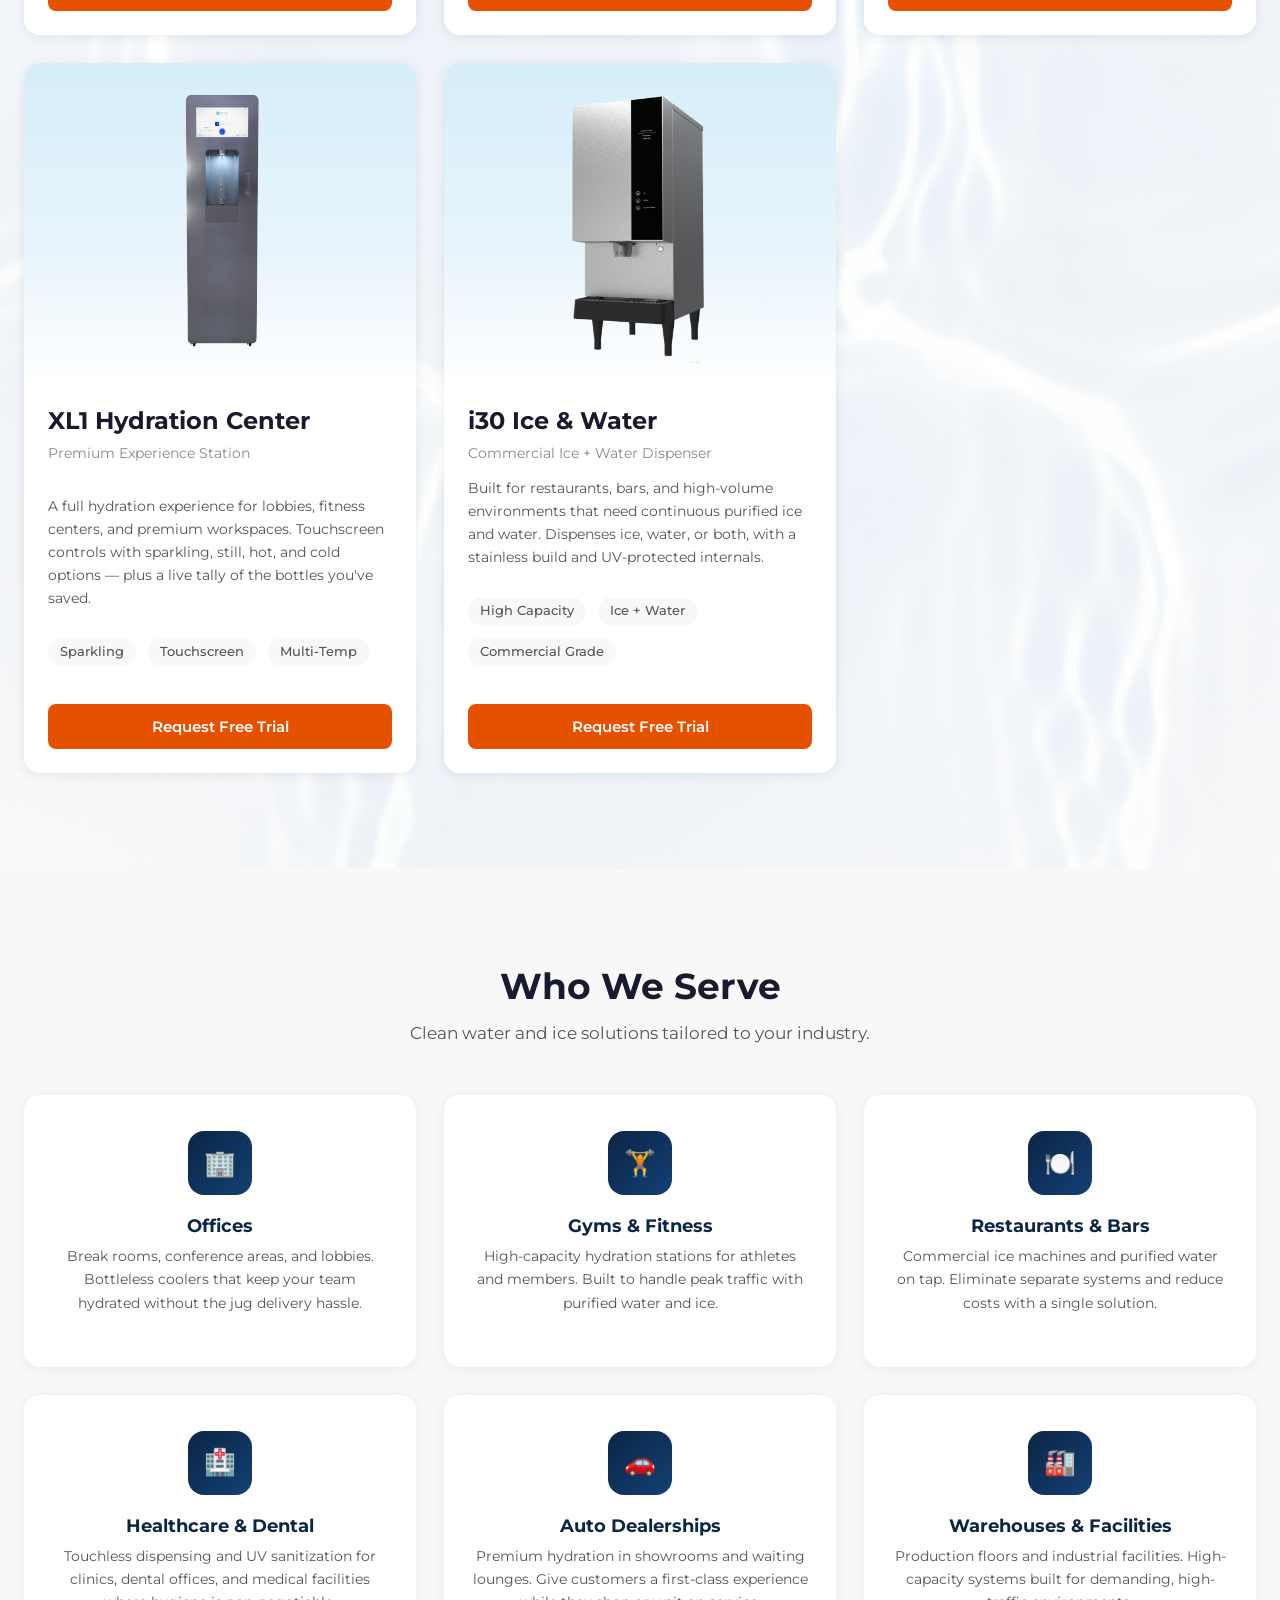
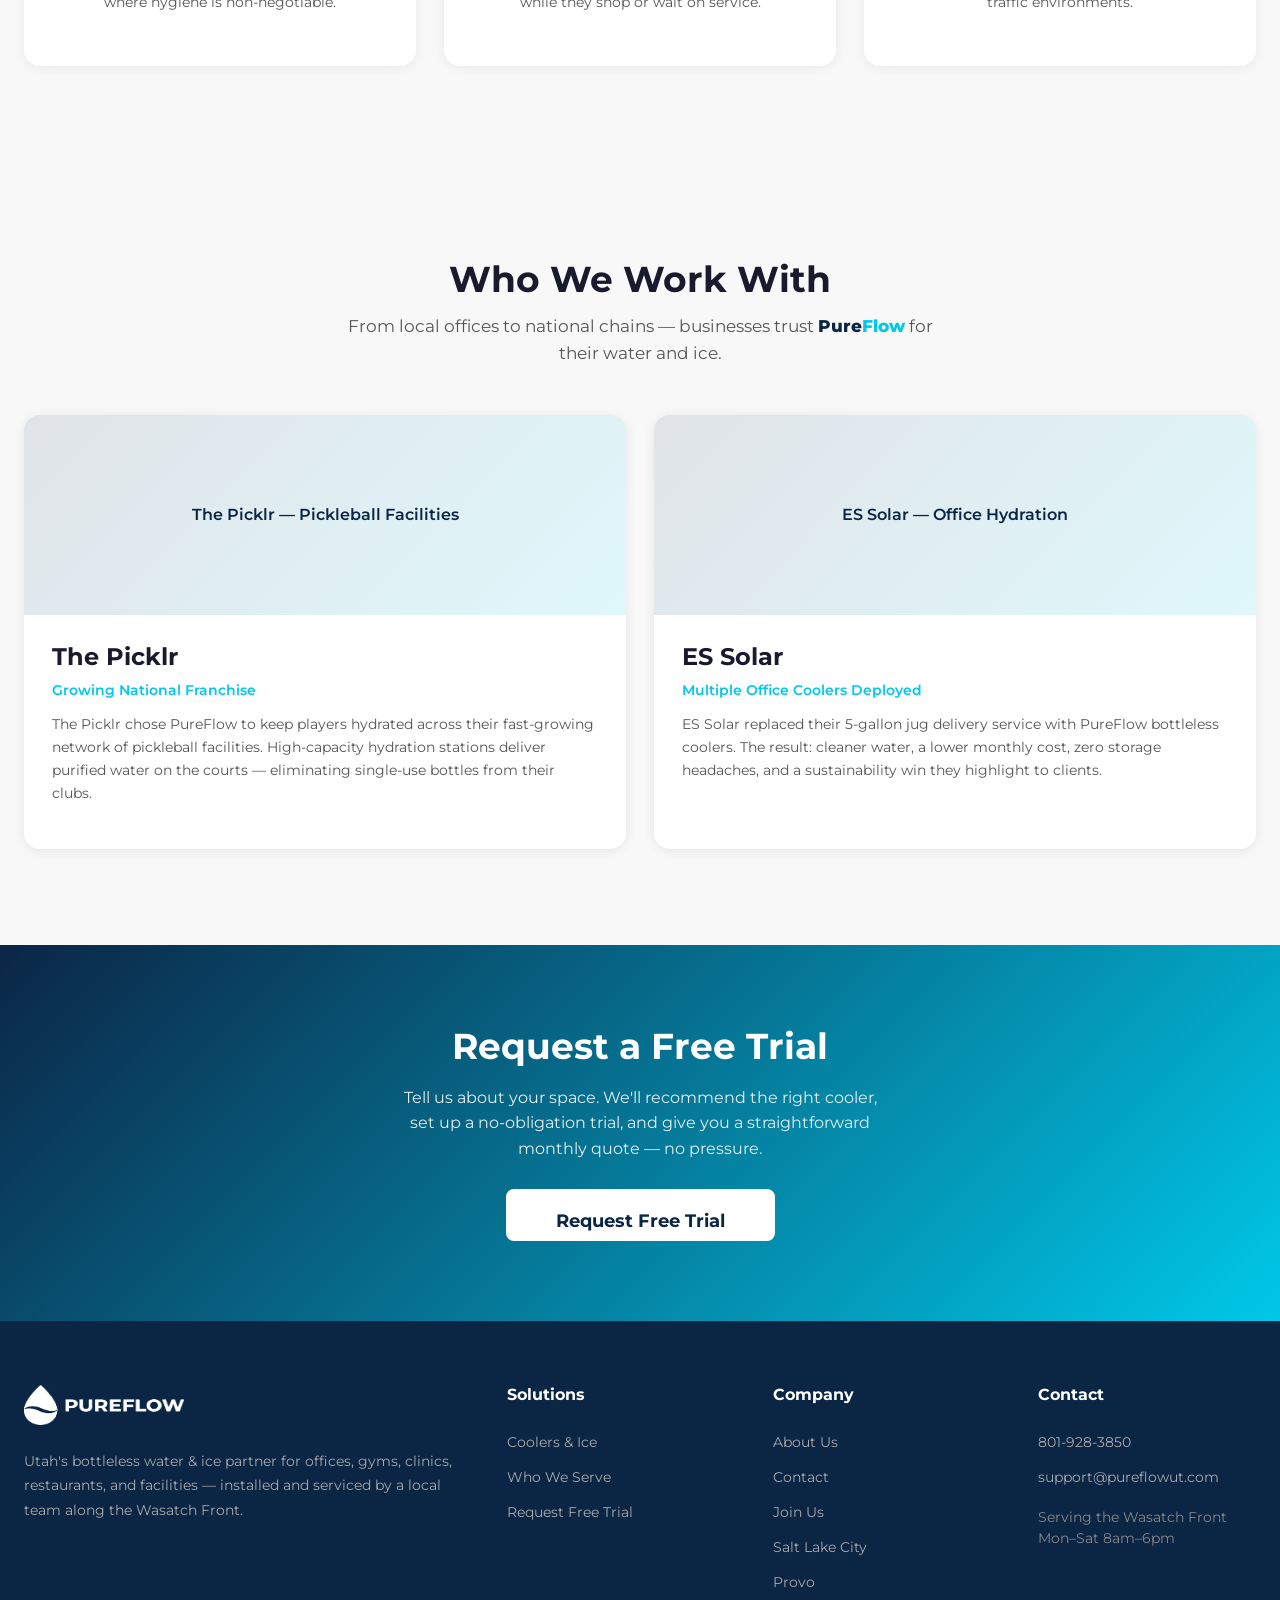
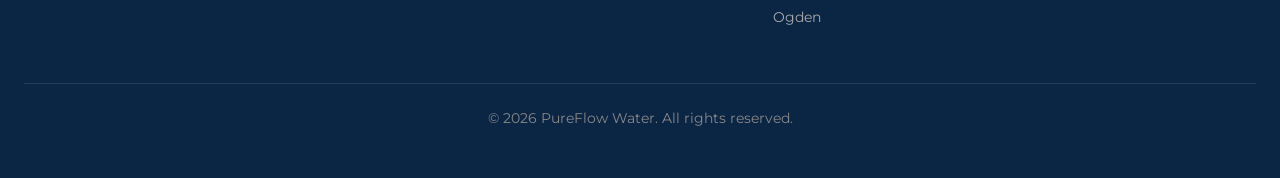
<file: commercial.html>
<!DOCTYPE html>
<html lang="en">
<head>
  <meta charset="UTF-8">
  <meta name="viewport" content="width=device-width, initial-scale=1.0">
  <link rel="icon" href="images/favicon.png" type="image/png">
  <title>Water Coolers &amp; Ice Machines for Business | PureFlow Utah</title>
  <meta name="description" content="Bottleless commercial water coolers, RO hydration stations, and ice machines for Utah businesses. One flat monthly price includes all maintenance. No bottles ever. Request a free trial.">
  <meta property="og:title" content="Water Coolers &amp; Ice Machines for Business | PureFlow Utah">
  <meta property="og:description" content="Commercial bottleless coolers, hydration stations, and ice machines. One monthly price, all maintenance included. Serving the Wasatch Front.">
  <meta property="og:type" content="website">
  <meta property="og:url" content="https://pureflowut.com/commercial.html">
  <link rel="canonical" href="https://pureflowut.com/commercial.html">
  <link rel="preconnect" href="https://fonts.googleapis.com">
  <link rel="preconnect" href="https://fonts.gstatic.com" crossorigin>
  <link href="https://fonts.googleapis.com/css2?family=Montserrat:wght@300;400;500;600;700;800&display=swap" rel="stylesheet">
  <link rel="stylesheet" href="css/style.css?v=3">
  <script src="js/analytics.js"></script>
</head>
<body class="page-commercial">

  <!-- HEADER -->
  <header class="site-header">
    <div class="header-inner">
      <a href="index.html" class="logo"><img src="images/logo-header.png" alt="PureFlow"></a>
      <nav class="nav-links">
        <a href="commercial.html" class="active">Coolers &amp; Ice</a>
        <a href="#who-we-serve">Who We Serve</a>
        <a href="about.html">About</a>
        <a href="contact.html">Contact</a>
        <a href="join.html">Join Us</a>
      </nav>
      <a href="tel:+18019283850" class="header-phone">801-928-3850</a>
      <a href="contact.html" class="btn btn-cta">Contact Us</a>
      <button class="hamburger" aria-label="Open menu">
        <span></span>
        <span></span>
        <span></span>
      </button>
    </div>
  </header>

  <div class="mobile-overlay"></div>
  <nav class="mobile-drawer">
    <a href="index.html">Home</a>
    <a href="commercial.html">Coolers &amp; Ice</a>
    <a href="#who-we-serve">Who We Serve</a>
    <a href="about.html">About</a>
    <a href="contact.html">Contact</a>
    <a href="join.html">Join Us</a>
    <a href="tel:+18019283850" class="drawer-phone">801-928-3850</a>
    <a href="contact.html" class="btn btn-cta drawer-cta">Contact Us</a>
  </nav>

  <main>

    <!-- HERO -->
    <section class="hero hero-sm">
      <div class="container">
        <h1>Coolers &amp; Ice Machines for Business</h1>
        <p class="subtitle">Bottleless coolers, RO hydration stations, and ice machines for offices, gyms, restaurants, dealerships, and facilities of every size &mdash; one flat monthly price, all maintenance included.</p>
      </div>
    </section>

    <!-- VALUE PROPS -->
    <section class="value-props">
      <div class="container">
        <div class="grid-4 fade-in">
          <div class="card">
            <div class="card-icon">&#x1f4b0;</div>
            <h3>One Monthly Price</h3>
            <p>No surprise fees. Your monthly rate covers the equipment, installation, filters, and all routine maintenance.</p>
          </div>
          <div class="card">
            <div class="card-icon">&#x1f527;</div>
            <h3>All Maintenance Included</h3>
            <p>We handle filter swaps, sanitization, and any repairs. You never lift a finger or call a plumber.</p>
          </div>
          <div class="card">
            <div class="card-icon">&#x267b;</div>
            <h3>No Bottles Ever</h3>
            <p>Eliminate 5-gallon jug deliveries, storage clutter, and plastic waste. Water straight from the line, purified on site.</p>
          </div>
          <div class="card">
            <div class="card-icon">&#x2705;</div>
            <h3>Certified Purification</h3>
            <p>Every system uses multi-stage filtration including reverse osmosis, UV, or carbon depending on the model. Cleaner than bottled.</p>
          </div>
        </div>
      </div>
    </section>

    <!-- PRODUCT GRID -->
    <section>
      <div class="container">
        <div class="section-header">
          <h2>Our Coolers &amp; Ice Machines</h2>
          <p>From small break rooms to enterprise facilities &mdash; we have the right unit for your space. Every model comes with a free, no-obligation trial.</p>
        </div>
        <div class="grid-3 fade-in">

          <!-- PW50 -->
          <div class="product-card">
            <div class="product-img">
              <img src="images/products/pw50.png" alt="Pure Water Technology PW50 bottleless cooler" style="width:100%; height:100%; object-fit:contain; padding:20px;">
            </div>
            <div class="product-body">
              <h3>PW50</h3>
              <p class="product-model">Entry Bottleless Cooler</p>
              <p>Compact floor-standing cooler ideal for small offices and break rooms. Instant hot and cold dispensing with multi-stage filtration. Serves up to 20 users comfortably.</p>
              <div class="product-specs">
                <span class="spec-tag">Up to 20 Users</span>
                <span class="spec-tag">Hot &amp; Cold</span>
              </div>
              <div class="product-cta-row">
                <a href="contact.html?product=PW50" class="btn btn-cta">Request Free Trial</a>
              </div>
            </div>
          </div>

          <!-- PW90-CT -->
          <div class="product-card">
            <div class="product-img">
              <img src="images/products/pw90-ct.png" alt="PW90 countertop bottleless cooler" style="width:100%; height:100%; object-fit:contain; padding:20px;">
            </div>
            <div class="product-body">
              <h3>PW90 Countertop</h3>
              <p class="product-model">Countertop Cooler</p>
              <p>The purification power of the PW90 in a space-saving countertop design for offices and kitchenettes where floor space is limited. Hot, cold, and ambient. Serves up to 30 users.</p>
              <div class="product-specs">
                <span class="spec-tag">Up to 30 Users</span>
                <span class="spec-tag">Countertop</span>
              </div>
              <div class="product-cta-row">
                <a href="contact.html?product=PW90-Countertop" class="btn btn-cta">Request Free Trial</a>
              </div>
            </div>
          </div>

          <!-- PW90 -->
          <div class="product-card">
            <div class="product-img">
              <img src="images/products/pw90.png" alt="Pure Water Technology PW90 RO cooler" style="width:100%; height:100%; object-fit:contain; padding:20px;">
              <span class="product-badge popular">Most Popular</span>
            </div>
            <div class="product-body">
              <h3>PW90</h3>
              <p class="product-model">Advanced RO Cooler + UV</p>
              <p>Our most popular commercial unit. Full reverse-osmosis purification with UV sanitization and an on-board display. Hot, cold, and ambient dispensing for mid-size offices and fitness centers.</p>
              <div class="product-specs">
                <span class="spec-tag">Up to 50 Users</span>
                <span class="spec-tag">RO + UV</span>
                <span class="spec-tag">Hot / Cold / Ambient</span>
              </div>
              <div class="product-cta-row">
                <a href="contact.html?product=PW90" class="btn btn-cta">Request Free Trial</a>
              </div>
            </div>
          </div>

        </div>
      </div>
    </section>

    <!-- TESTIMONIAL -->
    <section style="background:#fff; padding:48px 0;">
      <div class="container">
        <div class="testimonial-quote fade-in">
          <blockquote>&ldquo;I was very impressed with how quickly the PureFlow team installed our systems. Great work everyone!&rdquo;</blockquote>
          <p class="testimonial-author">Jeff Dimond <span>&ndash; COO, ES Solar</span></p>
        </div>
      </div>
    </section>

    <!-- MORE PRODUCTS -->
    <section>
      <div class="container">
        <div class="grid-3 fade-in">

          <!-- Wellsys i14 -->
          <div class="product-card">
            <div class="product-img">
              <img src="images/products/i14-front.png" alt="Wellsys i14 touchless countertop cooler" style="width:100%; height:100%; object-fit:contain; padding:20px;">
            </div>
            <div class="product-body">
              <h3>Wellsys i14</h3>
              <p class="product-model">Touchless Countertop Station</p>
              <p>Premium touchless dispensing with cold, sparkling, ambient, and hot options. Advanced filtration and UV protection in a sleek countertop footprint that elevates any workspace.</p>
              <div class="product-specs">
                <span class="spec-tag">Touchless</span>
                <span class="spec-tag">Sparkling Option</span>
                <span class="spec-tag">UV Protected</span>
              </div>
              <div class="product-cta-row">
                <a href="contact.html?product=i14" class="btn btn-cta">Request Free Trial</a>
              </div>
            </div>
          </div>

          <!-- Wellsys i15 -->
          <div class="product-card">
            <div class="product-img">
              <img src="images/products/i15-new.png" alt="Wellsys i15 countertop ice and water cooler" style="width:100%; height:100%; object-fit:contain; padding:20px;">
            </div>
            <div class="product-body">
              <h3>Wellsys i15</h3>
              <p class="product-model">Countertop Ice + Water</p>
              <p>Purified water and fresh ice from one compact countertop unit. Ice, cold, hot, and ambient dispensing &mdash; perfect for offices and break rooms that want ice without a separate machine.</p>
              <div class="product-specs">
                <span class="spec-tag">Ice + Water</span>
                <span class="spec-tag">Countertop</span>
                <span class="spec-tag">Multi-Temp</span>
              </div>
              <div class="product-cta-row">
                <a href="contact.html?product=i15" class="btn btn-cta">Request Free Trial</a>
              </div>
            </div>
          </div>

          <!-- Wellsys S4 -->
          <div class="product-card">
            <div class="product-img">
              <img src="images/products/s4.png" alt="Wellsys S4 premium floor-standing hydration station" style="width:100%; height:100%; object-fit:contain; padding:20px;">
            </div>
            <div class="product-body">
              <h3>Wellsys S4</h3>
              <p class="product-model">Premium Floor Station</p>
              <p>A refined dual-finish floor-standing station for high-traffic offices and warehouses. Advanced multi-stage purification with touch controls and a design that looks the part in any lobby.</p>
              <div class="product-specs">
                <span class="spec-tag">50+ Users</span>
                <span class="spec-tag">Floor Standing</span>
                <span class="spec-tag">Multi-Stage</span>
              </div>
              <div class="product-cta-row">
                <a href="contact.html?product=S4" class="btn btn-cta">Request Free Trial</a>
              </div>
            </div>
          </div>

          <!-- XL1 -->
          <div class="product-card">
            <div class="product-img">
              <img src="images/products/xl1-new.png" alt="XL1 Hydration Center touchscreen station" style="width:100%; height:100%; object-fit:contain; padding:20px;">
            </div>
            <div class="product-body">
              <h3>XL1 Hydration Center</h3>
              <p class="product-model">Premium Experience Station</p>
              <p>A full hydration experience for lobbies, fitness centers, and premium workspaces. Touchscreen controls with sparkling, still, hot, and cold options &mdash; plus a live tally of the bottles you've saved.</p>
              <div class="product-specs">
                <span class="spec-tag">Sparkling</span>
                <span class="spec-tag">Touchscreen</span>
                <span class="spec-tag">Multi-Temp</span>
              </div>
              <div class="product-cta-row">
                <a href="contact.html?product=XL1" class="btn btn-cta">Request Free Trial</a>
              </div>
            </div>
          </div>

          <!-- i30 -->
          <div class="product-card">
            <div class="product-img">
              <img src="images/products/i30-new.png" alt="i30 commercial ice and water dispenser" style="width:100%; height:100%; object-fit:contain; padding:20px;">
            </div>
            <div class="product-body">
              <h3>i30 Ice &amp; Water</h3>
              <p class="product-model">Commercial Ice + Water Dispenser</p>
              <p>Built for restaurants, bars, and high-volume environments that need continuous purified ice and water. Dispenses ice, water, or both, with a stainless build and UV-protected internals.</p>
              <div class="product-specs">
                <span class="spec-tag">High Capacity</span>
                <span class="spec-tag">Ice + Water</span>
                <span class="spec-tag">Commercial Grade</span>
              </div>
              <div class="product-cta-row">
                <a href="contact.html?product=i30" class="btn btn-cta">Request Free Trial</a>
              </div>
            </div>
          </div>

        </div>
      </div>
    </section>

    <!-- WHO WE SERVE -->
    <section class="who-we-serve" id="who-we-serve">
      <div class="container">
        <div class="section-header">
          <h2>Who We Serve</h2>
          <p>Clean water and ice solutions tailored to your industry.</p>
        </div>
        <div class="grid-3 fade-in">
          <div class="serve-card">
            <div class="serve-icon">&#x1f3e2;</div>
            <h3>Offices</h3>
            <p>Break rooms, conference areas, and lobbies. Bottleless coolers that keep your team hydrated without the jug delivery hassle.</p>
          </div>
          <div class="serve-card">
            <div class="serve-icon">&#x1f3cb;&#xfe0f;</div>
            <h3>Gyms &amp; Fitness</h3>
            <p>High-capacity hydration stations for athletes and members. Built to handle peak traffic with purified water and ice.</p>
          </div>
          <div class="serve-card">
            <div class="serve-icon">&#x1f37d;&#xfe0f;</div>
            <h3>Restaurants &amp; Bars</h3>
            <p>Commercial ice machines and purified water on tap. Eliminate separate systems and reduce costs with a single solution.</p>
          </div>
          <div class="serve-card">
            <div class="serve-icon">&#x1f3e5;</div>
            <h3>Healthcare &amp; Dental</h3>
            <p>Touchless dispensing and UV sanitization for clinics, dental offices, and medical facilities where hygiene is non-negotiable.</p>
          </div>
          <div class="serve-card">
            <div class="serve-icon">&#x1f697;</div>
            <h3>Auto Dealerships</h3>
            <p>Premium hydration in showrooms and waiting lounges. Give customers a first-class experience while they shop or wait on service.</p>
          </div>
          <div class="serve-card">
            <div class="serve-icon">&#x1f3ed;</div>
            <h3>Warehouses &amp; Facilities</h3>
            <p>Production floors and industrial facilities. High-capacity systems built for demanding, high-traffic environments.</p>
          </div>
        </div>
      </div>
    </section>

    <!-- CASE STUDIES -->
    <section style="background:#F8F8F8;">
      <div class="container">
        <div class="section-header">
          <h2>Who We Work With</h2>
          <p>From local offices to national chains &mdash; businesses trust <span class="brand-text">Pure<span>Flow</span></span> for their water and ice.</p>
        </div>
        <div class="grid-2 fade-in">

          <div class="case-study-card">
            <div class="case-study-img">
              <!-- Placeholder: replace with Picklr case study photo when available -->
              The Picklr &mdash; Pickleball Facilities
            </div>
            <div class="case-study-body">
              <h3>The Picklr</h3>
              <p class="case-meta">Growing National Franchise</p>
              <p>The Picklr chose PureFlow to keep players hydrated across their fast-growing network of pickleball facilities. High-capacity hydration stations deliver purified water on the courts &mdash; eliminating single-use bottles from their clubs.</p>
            </div>
          </div>

          <div class="case-study-card">
            <div class="case-study-img">
              <!-- Placeholder: replace with ES Solar case study photo when available -->
              ES Solar &mdash; Office Hydration
            </div>
            <div class="case-study-body">
              <h3>ES Solar</h3>
              <p class="case-meta">Multiple Office Coolers Deployed</p>
              <p>ES Solar replaced their 5-gallon jug delivery service with PureFlow bottleless coolers. The result: cleaner water, a lower monthly cost, zero storage headaches, and a sustainability win they highlight to clients.</p>
            </div>
          </div>

        </div>
      </div>
    </section>

    <!-- CTA -->
    <section class="cta-section">
      <div class="container fade-in">
        <h2>Request a Free Trial</h2>
        <p>Tell us about your space. We'll recommend the right cooler, set up a no-obligation trial, and give you a straightforward monthly quote &mdash; no pressure.</p>
        <a href="contact.html?product=free-trial" class="btn btn-white btn-lg">Request Free Trial</a>
      </div>
    </section>

  </main>

  <!-- FOOTER -->
  <footer class="site-footer">
    <div class="container">
      <div class="footer-grid">
        <div class="footer-brand">
          <a href="index.html" class="logo"><img src="images/logo-footer.png" alt="PureFlow"></a>
          <p>Utah's bottleless water &amp; ice partner for offices, gyms, clinics, restaurants, and facilities &mdash; installed and serviced by a local team along the Wasatch Front.</p>
        </div>
        <div class="footer-col">
          <h4>Solutions</h4>
          <a href="commercial.html">Coolers &amp; Ice</a>
          <a href="commercial.html#who-we-serve">Who We Serve</a>
          <a href="contact.html?product=free-trial">Request Free Trial</a>
        </div>
        <div class="footer-col">
          <h4>Company</h4>
          <a href="about.html">About Us</a>
          <a href="contact.html">Contact</a>
          <a href="join.html">Join Us</a>
          <a href="salt-lake-city.html">Salt Lake City</a>
          <a href="provo.html">Provo</a>
          <a href="ogden.html">Ogden</a>
        </div>
        <div class="footer-col">
          <h4>Contact</h4>
          <a href="tel:+18019283850">801-928-3850</a>
          <a href="mailto:support@pureflowut.com">support@pureflowut.com</a>
          <p style="margin-top:12px; font-size:0.85rem; color:#888;">Serving the Wasatch Front<br>Mon&ndash;Sat 8am&ndash;6pm</p>
        </div>
      </div>
      <div class="footer-bottom">
        <p>&copy; 2026 PureFlow Water. All rights reserved.</p>
      </div>
    </div>
  </footer>

  <script src="js/main.js"></script>
</body>
</html>
</file>
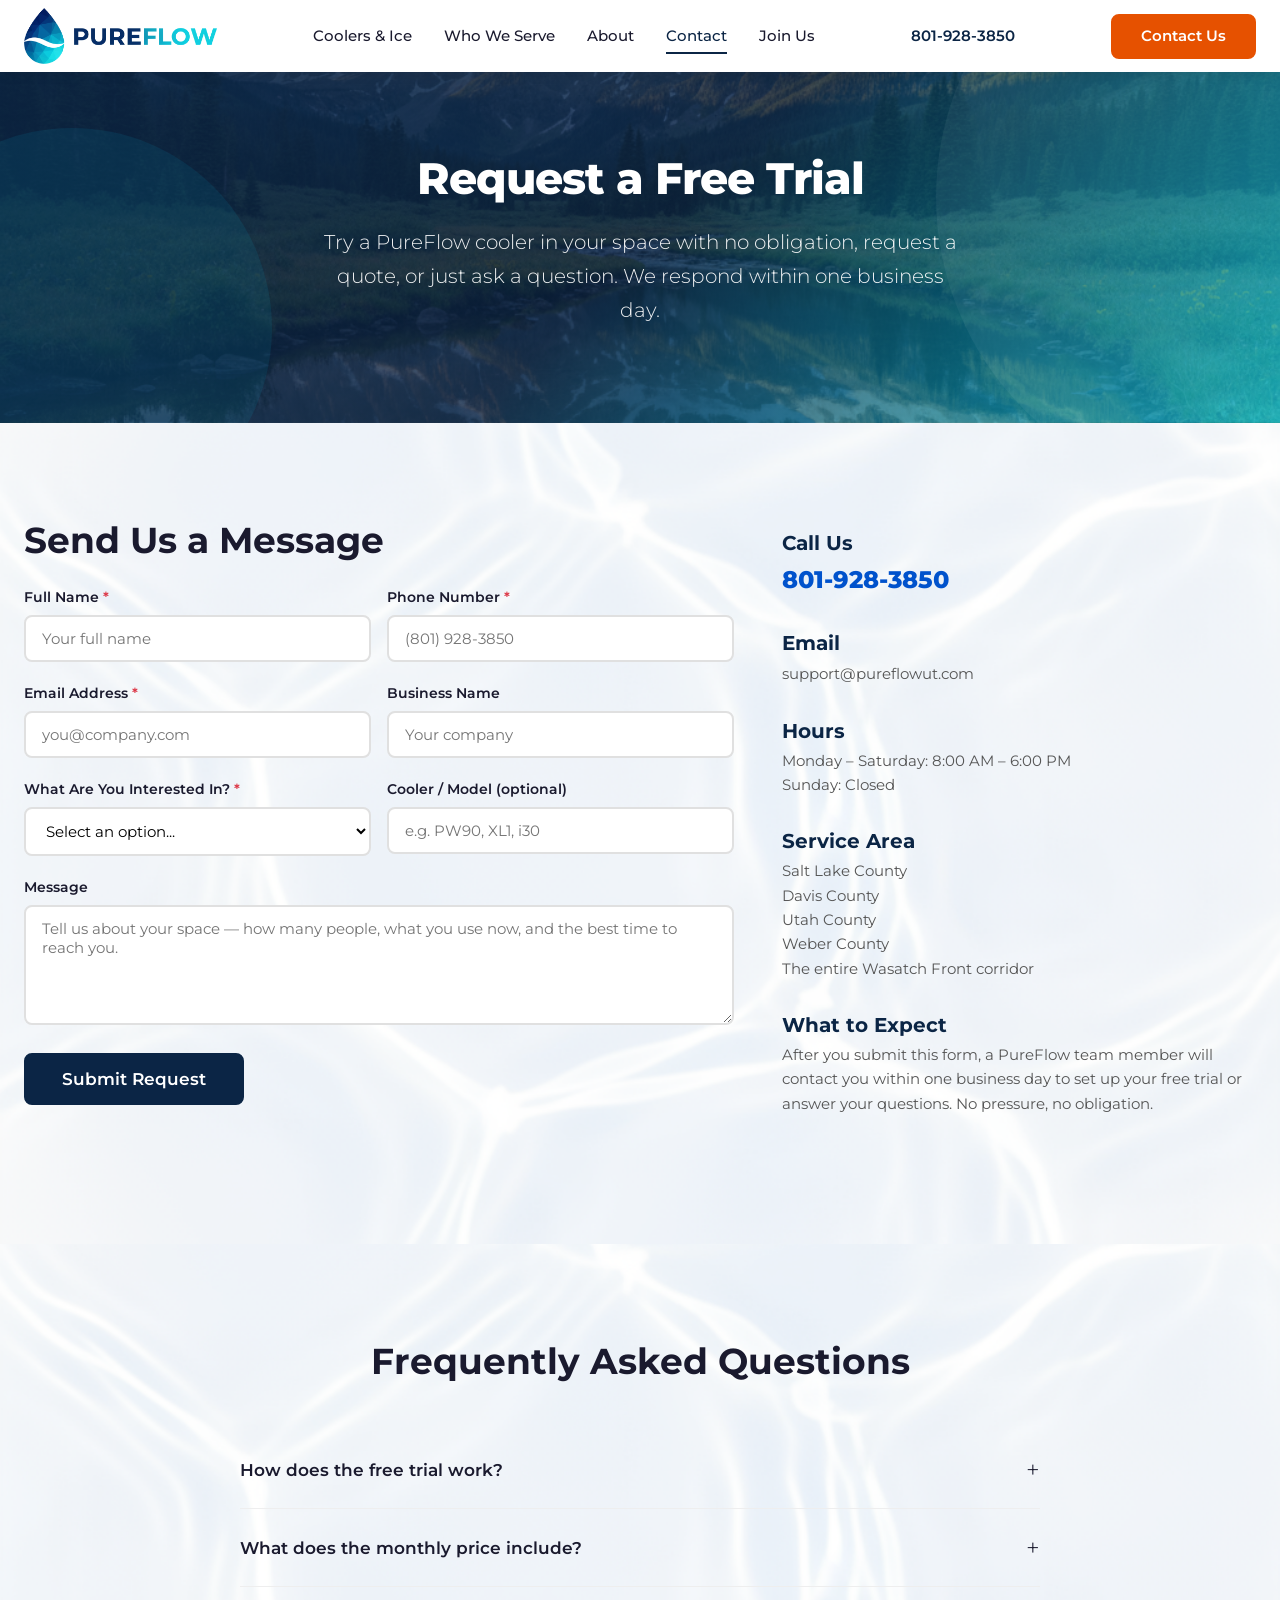
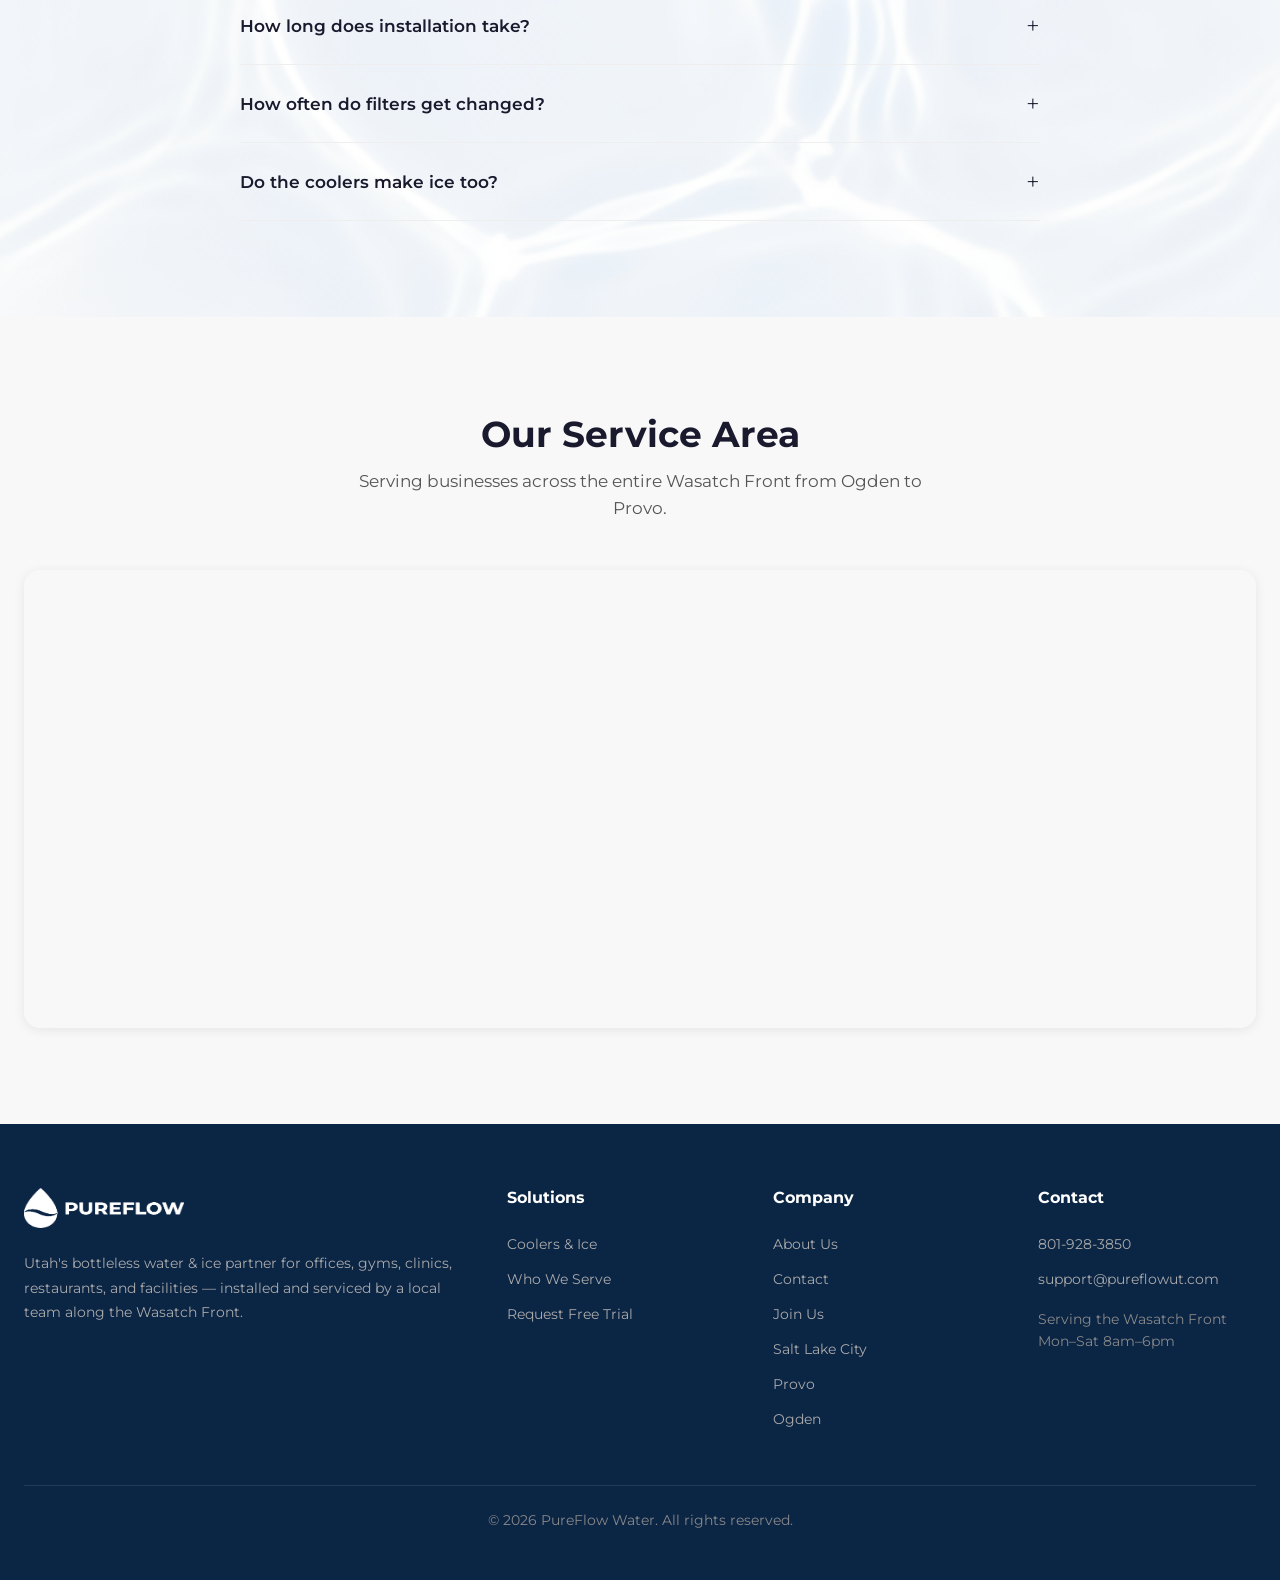
<file: contact.html>
<!DOCTYPE html>
<html lang="en">
<head>
  <meta charset="UTF-8">
  <meta name="viewport" content="width=device-width, initial-scale=1.0">
  <link rel="icon" href="images/favicon.png" type="image/png">
  <title>Contact PureFlow | Request a Free Cooler Trial</title>
  <meta name="description" content="Request a free bottleless cooler trial or get a quote from PureFlow. Serving businesses across the Wasatch Front — Salt Lake, Utah, Davis, and Weber counties. Call 801-928-3850.">
  <meta property="og:title" content="Contact PureFlow | Request a Free Cooler Trial">
  <meta property="og:description" content="Request your free cooler trial or get a quote. Call 801-928-3850 or fill out our form. Mon-Sat 8am-6pm.">
  <meta property="og:type" content="website">
  <meta property="og:url" content="https://pureflowut.com/contact.html">
  <link rel="canonical" href="https://pureflowut.com/contact.html">
  <link rel="preconnect" href="https://fonts.googleapis.com">
  <link rel="preconnect" href="https://fonts.gstatic.com" crossorigin>
  <link href="https://fonts.googleapis.com/css2?family=Montserrat:wght@300;400;500;600;700;800&display=swap" rel="stylesheet">
  <link rel="stylesheet" href="css/style.css?v=3">
  <script src="js/analytics.js"></script>
</head>
<body class="page-contact">

  <!-- HEADER -->
  <header class="site-header">
    <div class="header-inner">
      <a href="index.html" class="logo"><img src="images/logo-header.png" alt="PureFlow"></a>
      <nav class="nav-links">
        <a href="commercial.html">Coolers &amp; Ice</a>
        <a href="commercial.html#who-we-serve">Who We Serve</a>
        <a href="about.html">About</a>
        <a href="contact.html" class="active">Contact</a>
        <a href="join.html">Join Us</a>
      </nav>
      <a href="tel:+18019283850" class="header-phone">801-928-3850</a>
      <a href="contact.html" class="btn btn-cta">Contact Us</a>
      <button class="hamburger" aria-label="Open menu">
        <span></span>
        <span></span>
        <span></span>
      </button>
    </div>
  </header>

  <div class="mobile-overlay"></div>
  <nav class="mobile-drawer">
    <a href="index.html">Home</a>
    <a href="commercial.html">Coolers &amp; Ice</a>
    <a href="commercial.html#who-we-serve">Who We Serve</a>
    <a href="about.html">About</a>
    <a href="contact.html">Contact</a>
    <a href="join.html">Join Us</a>
    <a href="tel:+18019283850" class="drawer-phone">801-928-3850</a>
    <a href="contact.html" class="btn btn-cta drawer-cta">Contact Us</a>
  </nav>

  <main>

    <!-- HERO -->
    <section class="hero hero-sm">
      <div class="container">
        <h1>Request a Free Trial</h1>
        <p class="subtitle">Try a PureFlow cooler in your space with no obligation, request a quote, or just ask a question. We respond within one business day.</p>
      </div>
    </section>

    <!-- CONTACT FORM + INFO -->
    <section>
      <div class="container">
        <div class="contact-grid fade-in">

          <!-- FORM -->
          <div>
            <h2 style="margin-bottom:24px;">Send Us a Message</h2>
            <form id="contact-form">
              <div class="form-row">
                <div class="form-group">
                  <label for="contact-name">Full Name <span class="required">*</span></label>
                  <input type="text" id="contact-name" name="name" required placeholder="Your full name">
                  <p class="error-msg">Please enter your name.</p>
                </div>
                <div class="form-group">
                  <label for="contact-phone">Phone Number <span class="required">*</span></label>
                  <input type="tel" id="contact-phone" name="phone" required placeholder="(801) 928-3850">
                  <p class="error-msg">Please enter a valid phone number.</p>
                </div>
              </div>

              <div class="form-row">
                <div class="form-group">
                  <label for="contact-email">Email Address <span class="required">*</span></label>
                  <input type="email" id="contact-email" name="email" required placeholder="you@company.com">
                  <p class="error-msg">Please enter a valid email address.</p>
                </div>
                <div class="form-group">
                  <label for="contact-company">Business Name</label>
                  <input type="text" id="contact-company" name="company" placeholder="Your company">
                </div>
              </div>

              <div class="form-row">
                <div class="form-group">
                  <label for="contact-service">What Are You Interested In? <span class="required">*</span></label>
                  <select id="contact-service" name="service" required>
                    <option value="">Select an option...</option>
                    <option value="free-trial">Free Cooler Trial</option>
                    <option value="office-cooler">Office Water Cooler</option>
                    <option value="ice-machine">Ice Machine / Ice + Water</option>
                    <option value="gym-fitness">Gym / Fitness Hydration</option>
                    <option value="restaurant">Restaurant / Bar</option>
                    <option value="healthcare">Healthcare / Dental</option>
                    <option value="quote">Request a Quote</option>
                    <option value="other">Other</option>
                  </select>
                  <p class="error-msg">Please select an option.</p>
                </div>
                <div class="form-group">
                  <label for="contact-product">Cooler / Model (optional)</label>
                  <input type="text" id="contact-product" name="product" placeholder="e.g. PW90, XL1, i30">
                </div>
              </div>

              <div class="form-group">
                <label for="contact-message">Message</label>
                <textarea id="contact-message" name="message" placeholder="Tell us about your space — how many people, what you use now, and the best time to reach you."></textarea>
              </div>

              <button type="submit" class="btn btn-primary btn-lg">Submit Request</button>

              <p id="form-success" style="display:none; margin-top:16px; color:#00B4D8; font-weight:600;">Thank you! We'll be in touch within one business day.</p>
            </form>
          </div>

          <!-- SIDEBAR -->
          <div class="contact-info-sidebar">

            <div class="contact-info-item">
              <h4>Call Us</h4>
              <a href="tel:+18019283850" style="font-size:1.5rem; font-weight:800; color:#0052CC; display:block; margin-top:4px;">801-928-3850</a>
            </div>

            <div class="contact-info-item">
              <h4>Email</h4>
              <a href="mailto:support@pureflowut.com">support@pureflowut.com</a>
            </div>

            <div class="contact-info-item">
              <h4>Hours</h4>
              <p>Monday &ndash; Saturday: 8:00 AM &ndash; 6:00 PM<br>Sunday: Closed</p>
            </div>

            <div class="contact-info-item">
              <h4>Service Area</h4>
              <p>Salt Lake County<br>Davis County<br>Utah County<br>Weber County<br>The entire Wasatch Front corridor</p>
            </div>

            <div class="contact-info-item">
              <h4>What to Expect</h4>
              <p>After you submit this form, a PureFlow team member will contact you within one business day to set up your free trial or answer your questions. No pressure, no obligation.</p>
            </div>

          </div>

        </div>
      </div>
    </section>

    <!-- FAQ -->
    <section>
      <div class="container">
        <div class="section-header">
          <h2>Frequently Asked Questions</h2>
        </div>
        <div class="faq-section fade-in">

          <div class="faq-item">
            <button class="faq-question">
              How does the free trial work?
              <span class="faq-icon">+</span>
            </button>
            <div class="faq-answer">
              <div class="faq-answer-inner">
                We install a PureFlow cooler in your space at no cost so your team can try it for themselves. If you love it, you keep it on a simple monthly plan. If it's not the right fit, we remove it &mdash; no charge, no hassle.
              </div>
            </div>
          </div>

          <div class="faq-item">
            <button class="faq-question">
              What does the monthly price include?
              <span class="faq-icon">+</span>
            </button>
            <div class="faq-answer">
              <div class="faq-answer-inner">
                One flat monthly rate covers the equipment, professional installation, all filter changes, routine sanitization, and any repairs. There are no per-bottle costs and no surprise service fees &mdash; everything is included.
              </div>
            </div>
          </div>

          <div class="faq-item">
            <button class="faq-question">
              How long does installation take?
              <span class="faq-icon">+</span>
            </button>
            <div class="faq-answer">
              <div class="faq-answer-inner">
                Most cooler installations take 30 to 60 minutes. We connect the unit to your existing water line, sanitize it, and make sure it's dispensing perfectly before we leave. Your team can use it the same day.
              </div>
            </div>
          </div>

          <div class="faq-item">
            <button class="faq-question">
              How often do filters get changed?
              <span class="faq-icon">+</span>
            </button>
            <div class="faq-answer">
              <div class="faq-answer-inner">
                We proactively schedule filter changes and sanitization &mdash; typically every 6 to 12 months depending on the model and your usage. It's all included in your monthly plan, and we handle the scheduling so you never have to think about it.
              </div>
            </div>
          </div>

          <div class="faq-item">
            <button class="faq-question">
              Do the coolers make ice too?
              <span class="faq-icon">+</span>
            </button>
            <div class="faq-answer">
              <div class="faq-answer-inner">
                Several do. The Wellsys i15 and i30 dispense both purified water and fresh ice, and the i30 is built for high-volume environments like restaurants and bars. Tell us what you need and we'll match you to the right unit.
              </div>
            </div>
          </div>

        </div>
      </div>
    </section>

    <!-- MAP -->
    <section style="background:#F8F8F8;">
      <div class="container">
        <div class="section-header">
          <h2>Our Service Area</h2>
          <p>Serving businesses across the entire Wasatch Front from Ogden to Provo.</p>
        </div>
        <div class="fade-in" style="border-radius:16px; overflow:hidden; box-shadow: 0 2px 12px rgba(0,0,0,0.08);">
          <iframe src="https://www.google.com/maps/embed?pb=!1m14!1m12!1m3!1d387330.7599964631!2d-111.89105!3d40.65!2m3!1f0!2f0!3f0!3m2!1i1024!2i768!4f13.1!5e0!3m2!1sen!2sus!4v1711317600000" width="100%" height="450" style="border:0;" allowfullscreen="" loading="lazy" referrerpolicy="no-referrer-when-downgrade"></iframe>
        </div>
      </div>
    </section>

  </main>

  <!-- FOOTER -->
  <footer class="site-footer">
    <div class="container">
      <div class="footer-grid">
        <div class="footer-brand">
          <a href="index.html" class="logo"><img src="images/logo-footer.png" alt="PureFlow"></a>
          <p>Utah's bottleless water &amp; ice partner for offices, gyms, clinics, restaurants, and facilities &mdash; installed and serviced by a local team along the Wasatch Front.</p>
        </div>
        <div class="footer-col">
          <h4>Solutions</h4>
          <a href="commercial.html">Coolers &amp; Ice</a>
          <a href="commercial.html#who-we-serve">Who We Serve</a>
          <a href="contact.html?product=free-trial">Request Free Trial</a>
        </div>
        <div class="footer-col">
          <h4>Company</h4>
          <a href="about.html">About Us</a>
          <a href="contact.html">Contact</a>
          <a href="join.html">Join Us</a>
          <a href="salt-lake-city.html">Salt Lake City</a>
          <a href="provo.html">Provo</a>
          <a href="ogden.html">Ogden</a>
        </div>
        <div class="footer-col">
          <h4>Contact</h4>
          <a href="tel:+18019283850">801-928-3850</a>
          <a href="mailto:support@pureflowut.com">support@pureflowut.com</a>
          <p style="margin-top:12px; font-size:0.85rem; color:#888;">Serving the Wasatch Front<br>Mon&ndash;Sat 8am&ndash;6pm</p>
        </div>
      </div>
      <div class="footer-bottom">
        <p>&copy; 2026 PureFlow Water. All rights reserved.</p>
      </div>
    </div>
  </footer>

  <script src="js/main.js"></script>
</body>
</html>
</file>
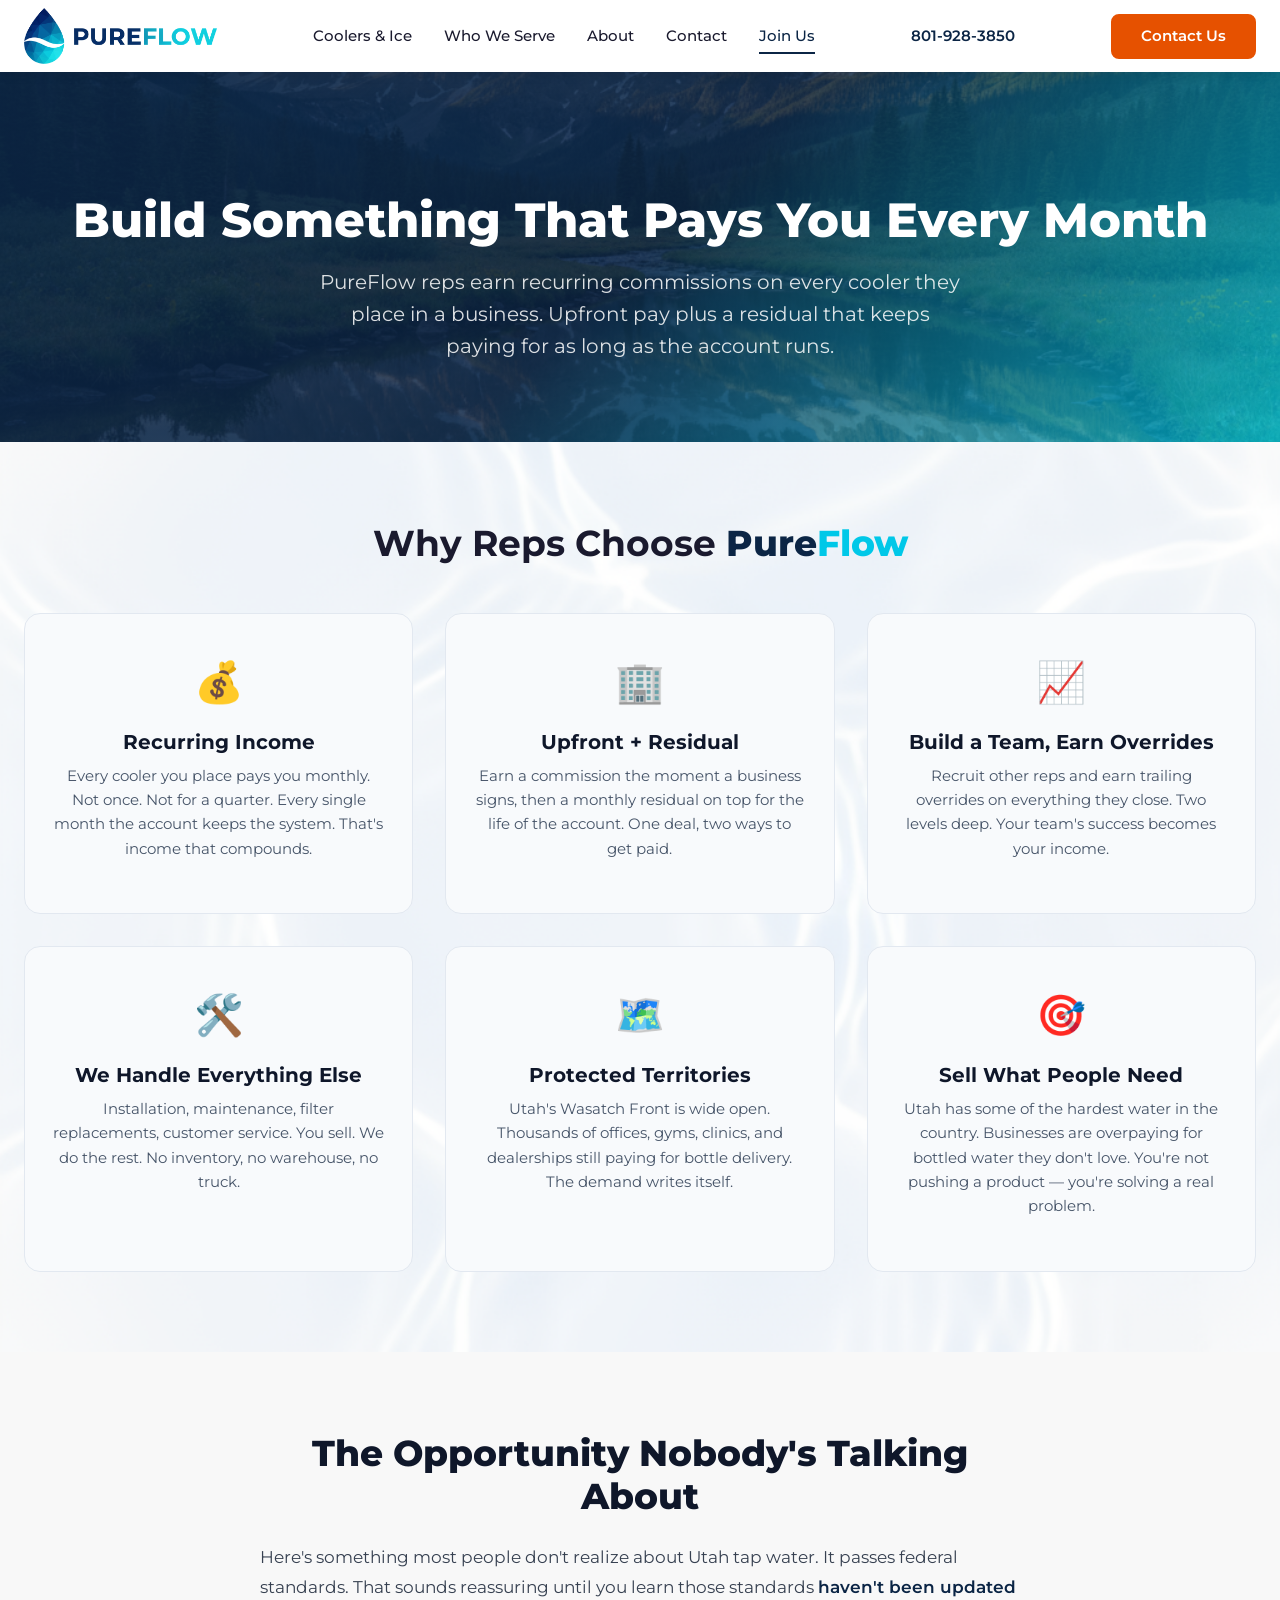
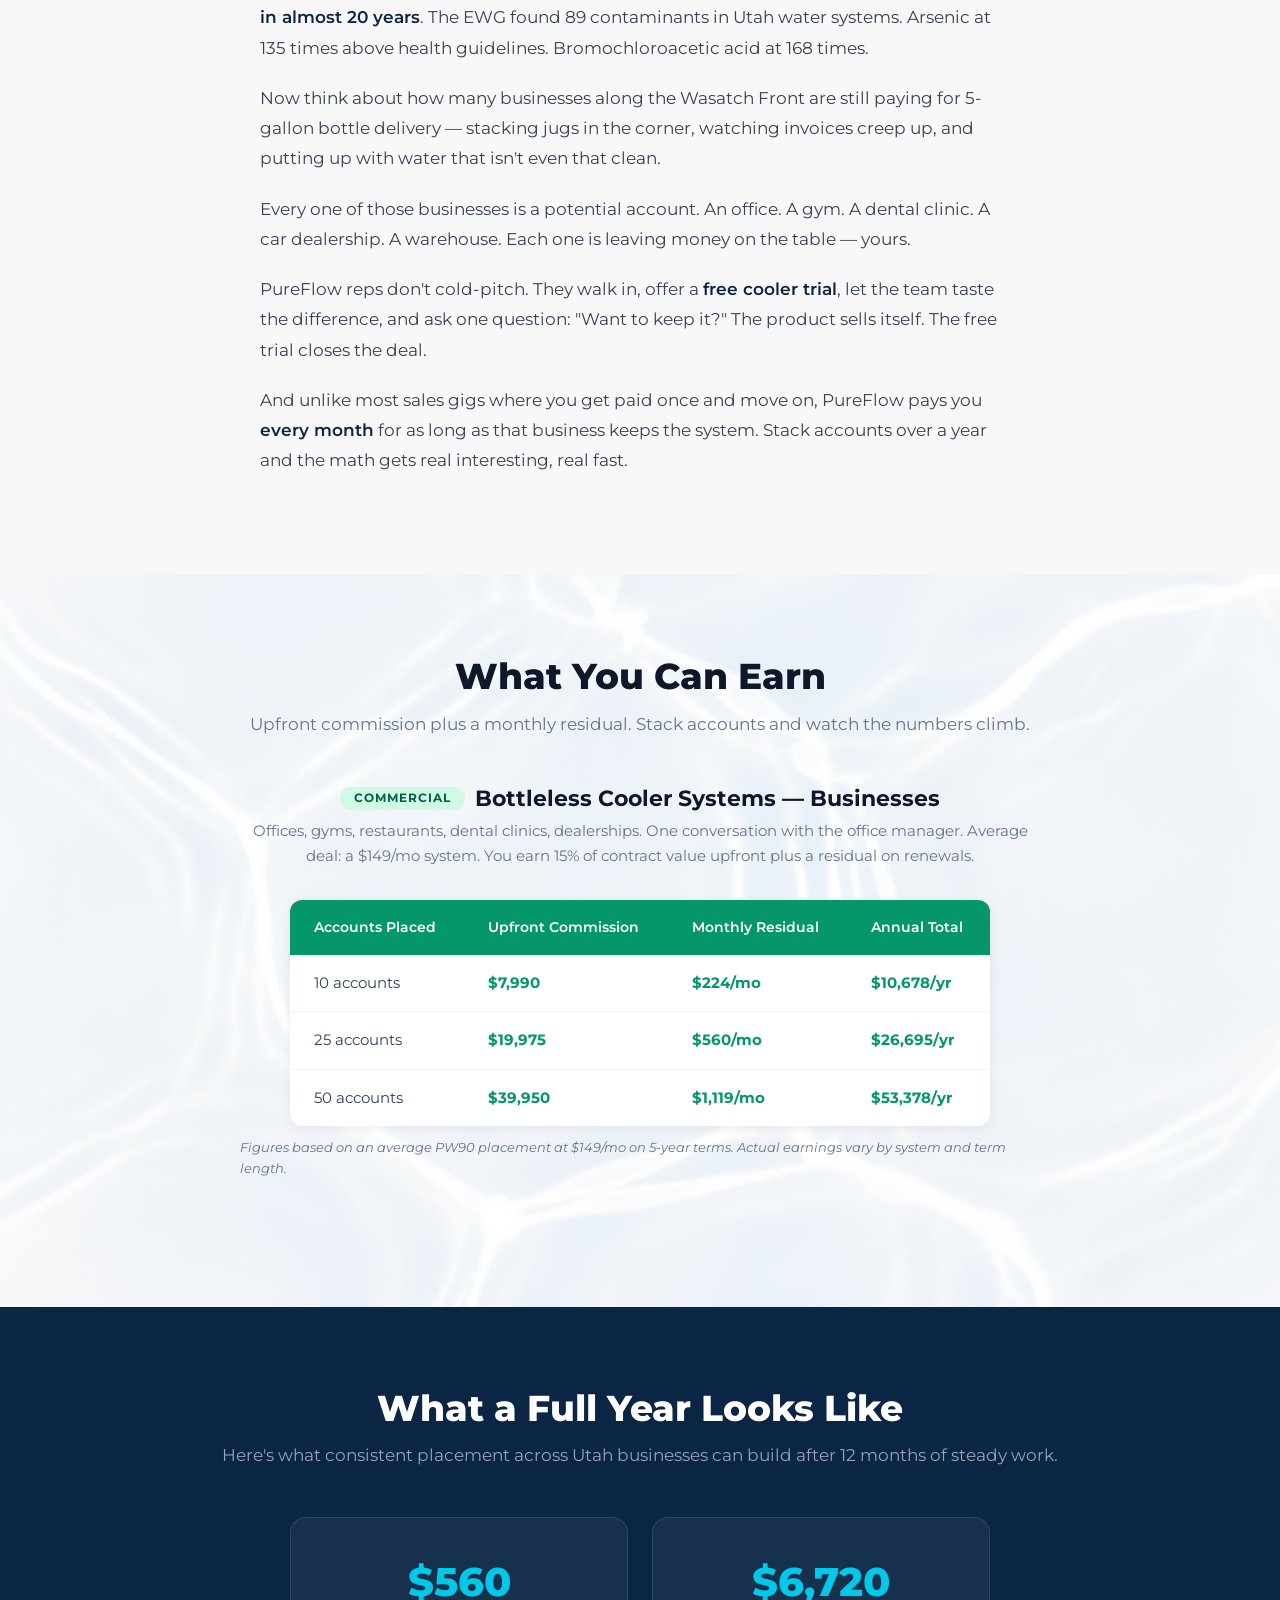
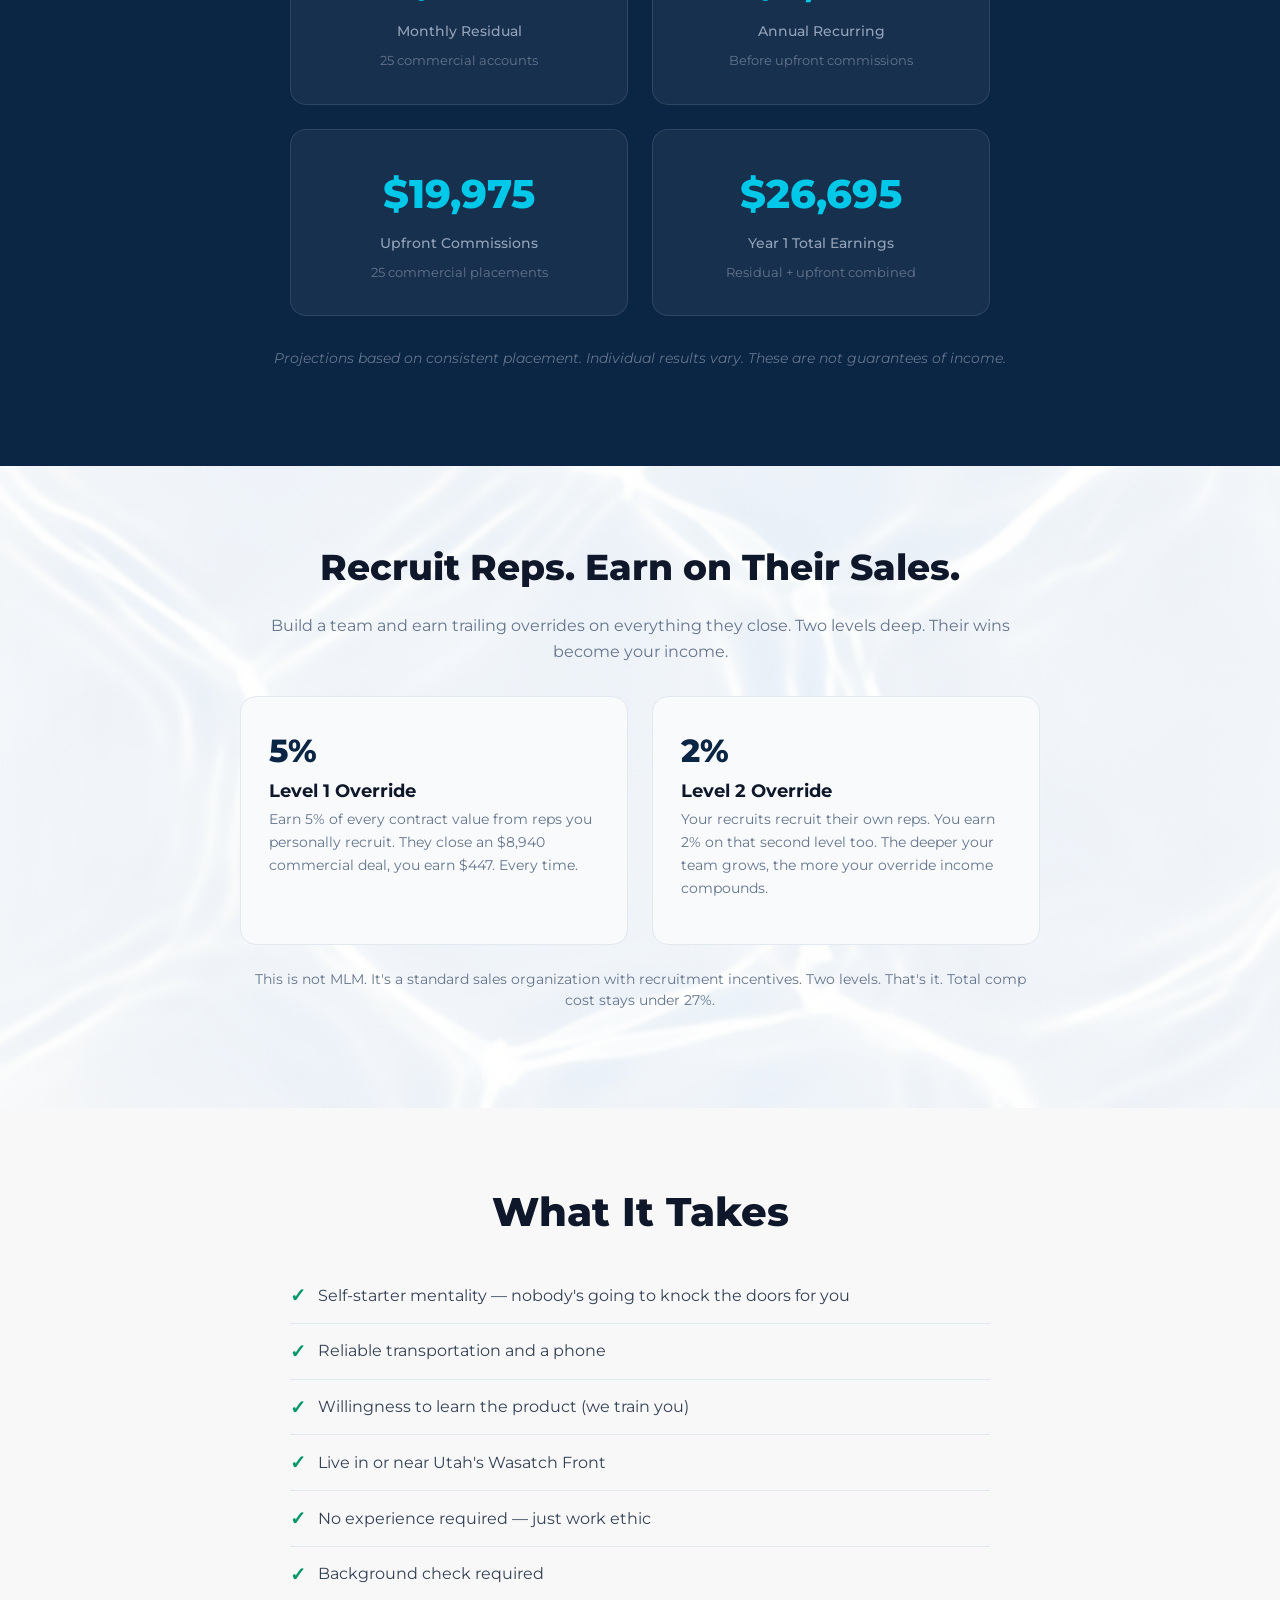
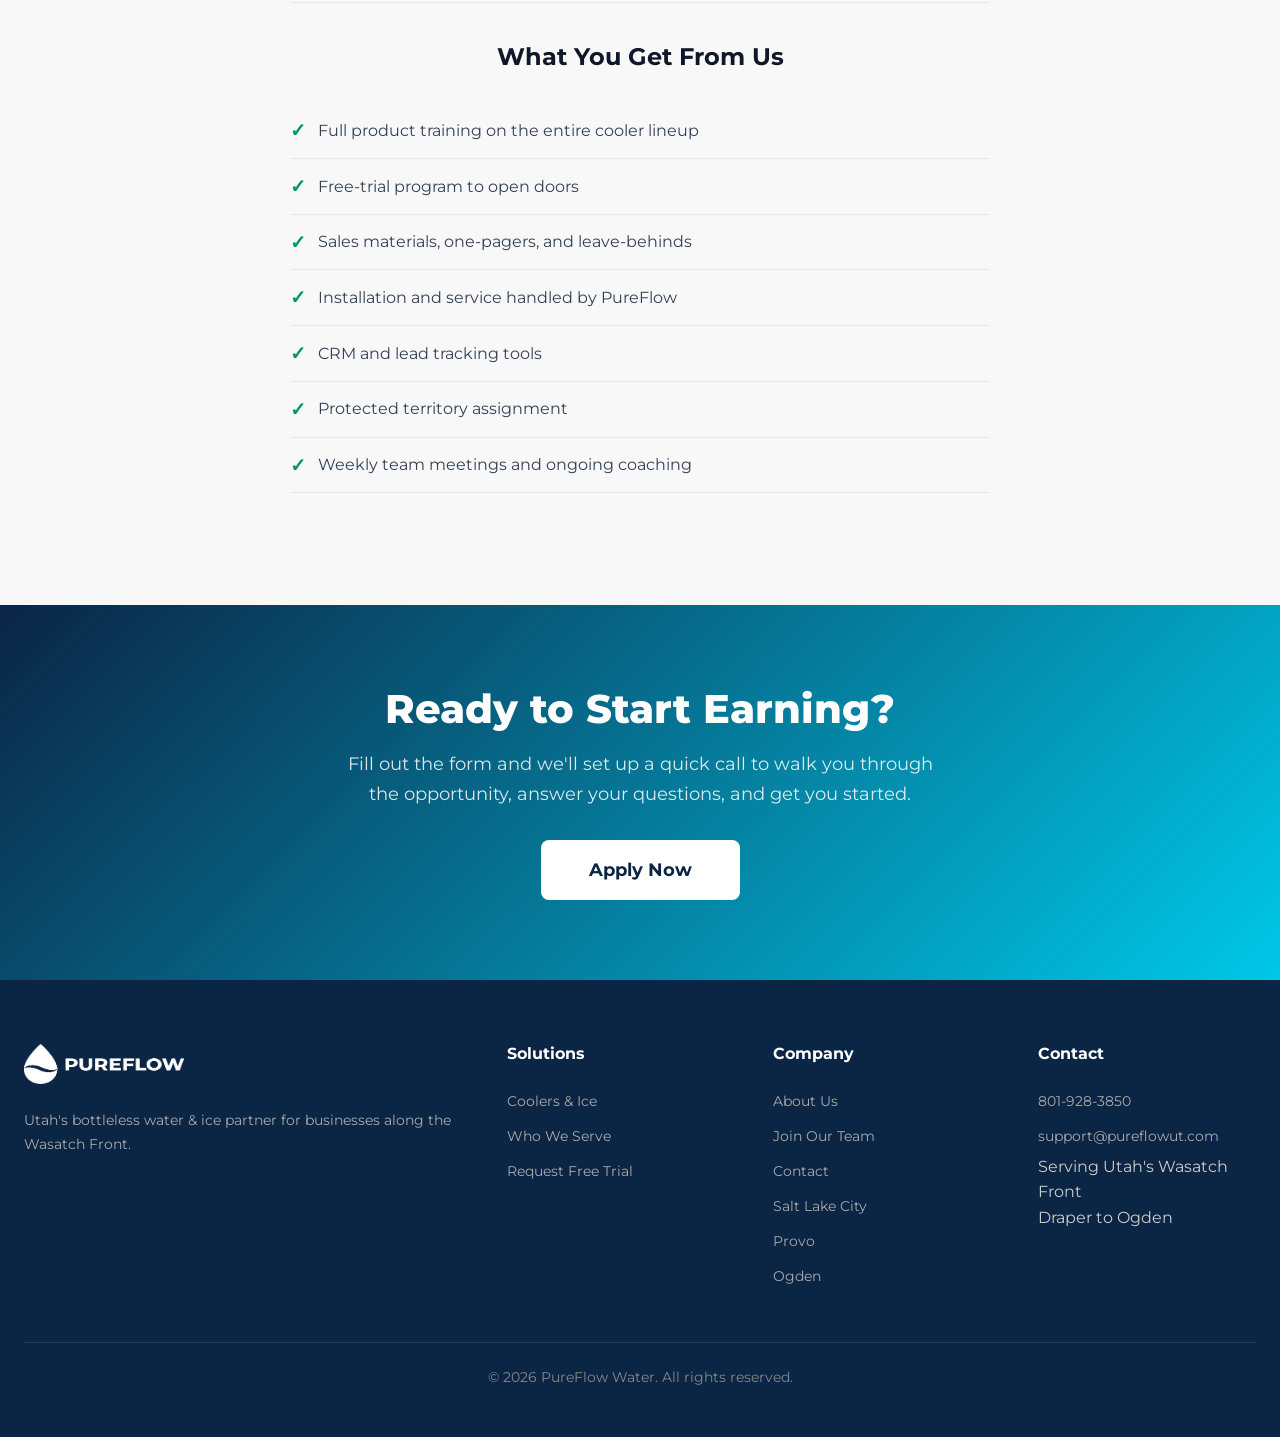
<file: join.html>
<!DOCTYPE html>
<html lang="en">
<head>
  <meta charset="UTF-8">
  <meta name="viewport" content="width=device-width, initial-scale=1.0">
  <link rel="icon" href="images/favicon.png" type="image/png">
  <title>Join Our Team — PureFlow | Earn Recurring Income Placing Water Coolers</title>
  <meta name="description" content="Become a PureFlow rep and earn recurring monthly commissions placing bottleless water & ice coolers in businesses across Utah's Wasatch Front.">
  <meta property="og:title" content="Join Our Team — PureFlow">
  <meta property="og:description" content="Earn recurring income placing bottleless water coolers in Utah businesses. Recurring commissions plus upfront pay.">
  <link rel="canonical" href="https://pureflowut.com/join.html">
  <link href="https://fonts.googleapis.com/css2?family=Montserrat:wght@300;400;500;600;700;800&display=swap" rel="stylesheet">
  <link rel="stylesheet" href="css/style.css?v=3">
  <script src="js/analytics.js"></script>
  <style>
    .join-hero {
      background: linear-gradient(135deg, rgba(11,37,69,0.9), rgba(11,37,69,0.8), rgba(0,200,232,0.75)), url('images/hero-about.png') center/cover no-repeat;
      color: #fff;
      padding: 120px 0 80px;
      text-align: center;
    }
    .join-hero h1 { font-size: 3rem; font-weight: 800; margin-bottom: 16px; }
    .join-hero p { font-size: 1.25rem; color: rgba(255,255,255,0.85); max-width: 650px; margin: 0 auto; }

    .why-join { padding: 80px 0; background: #fff url('images/water-bg-1.png') center/cover no-repeat; }
    .why-grid { display: grid; grid-template-columns: repeat(3, 1fr); gap: 32px; margin-top: 48px; }
    .why-card {
      background: #f8fafc;
      border-radius: 16px;
      padding: 36px 28px;
      text-align: center;
      border: 1px solid #e2e8f0;
      transition: transform 0.2s, box-shadow 0.2s;
    }
    .why-card:hover { transform: translateY(-4px); box-shadow: 0 8px 24px rgba(0,0,0,0.08); }
    .why-card .icon { font-size: 2.5rem; margin-bottom: 16px; }
    .why-card h3 { font-size: 1.25rem; font-weight: 700; color: #0f172a; margin-bottom: 10px; }
    .why-card p { color: #475569; font-size: 0.95rem; line-height: 1.6; }

    .story-section { padding: 80px 0; background: #f8f8f8; }
    .story-content { max-width: 760px; margin: 0 auto; }
    .story-content h2 { font-size: 2.25rem; font-weight: 800; color: #0f172a; margin-bottom: 24px; text-align: center; }
    .story-content p { color: #374151; font-size: 1.05rem; line-height: 1.8; margin-bottom: 20px; }
    .story-content .highlight { color: #0B2545; font-weight: 600; }

    .earnings-section { padding: 80px 0; background: #fff url('images/water-bg-1.png') center/cover no-repeat; }
    .earnings-section h2 { text-align: center; font-size: 2.25rem; font-weight: 800; color: #0f172a; margin-bottom: 12px; }
    .earnings-section .subtitle { text-align: center; color: #64748b; font-size: 1.05rem; margin-bottom: 48px; }

    .earnings-track { margin-bottom: 48px; max-width: 800px; margin-left: auto; margin-right: auto; margin-bottom: 48px; }
    .earnings-track h3 {
      font-size: 1.35rem; font-weight: 700; color: #0f172a; margin-bottom: 8px;
      display: flex; align-items: center; gap: 10px; justify-content: center;
    }
    .earnings-track .track-badge {
      display: inline-block; padding: 4px 14px; border-radius: 20px; font-size: 0.75rem;
      font-weight: 700; text-transform: uppercase; letter-spacing: 1px;
    }
    .badge-comm { background: #d1fae5; color: #065f46; }
    .earnings-track .track-desc { color: #64748b; font-size: 0.95rem; margin-bottom: 20px; text-align: center; }

    .earnings-table { width: 100%; border-collapse: collapse; border-radius: 12px; overflow: hidden; box-shadow: 0 2px 12px rgba(0,0,0,0.06); }
    .earnings-table thead th {
      background: #059669; color: #fff; padding: 16px 24px; font-weight: 600; font-size: 0.9rem;
      text-align: left;
    }
    .earnings-table tbody td { padding: 16px 24px; border-bottom: 1px solid #f1f5f9; font-size: 0.95rem; color: #334155; }
    .earnings-table tbody tr:last-child td { border-bottom: none; }
    .earnings-table tbody tr:hover { background: #f8fafc; }
    .earnings-table .money-green { font-weight: 700; color: #059669; }

    .combined-section { padding: 80px 0; background: #0B2545; color: #fff; }
    .combined-section h2 { text-align: center; font-size: 2.25rem; font-weight: 800; margin-bottom: 12px; }
    .combined-section .subtitle { text-align: center; color: #94a3b8; font-size: 1.05rem; margin-bottom: 48px; }
    .combined-grid { display: grid; grid-template-columns: repeat(2, 1fr); gap: 24px; max-width: 700px; margin: 0 auto; }
    .combined-card {
      background: rgba(255,255,255,0.05); border: 1px solid rgba(255,255,255,0.1);
      border-radius: 16px; padding: 32px; text-align: center;
    }
    .combined-card .number { font-size: 2.5rem; font-weight: 800; color: #00C8E8; }
    .combined-card .label { font-size: 0.9rem; color: #94a3b8; margin-top: 6px; font-weight: 500; }
    .combined-card .detail { font-size: 0.8rem; color: #64748b; margin-top: 8px; }

    .override-section { padding: 80px 0; background: #fff url('images/water-bg-1.png') center/cover no-repeat; }
    .override-content { max-width: 800px; margin: 0 auto; }
    .override-content h2 { font-size: 2.25rem; font-weight: 800; color: #0f172a; margin-bottom: 24px; text-align: center; }
    .override-grid { display: grid; grid-template-columns: repeat(auto-fit, minmax(300px, 1fr)); gap: 24px; margin-top: 32px; }
    .override-card {
      background: #f8fafc; border-radius: 16px; padding: 28px; border: 1px solid #e2e8f0;
    }
    .override-card h4 { font-size: 1.1rem; font-weight: 700; color: #0f172a; margin-bottom: 6px; }
    .override-card .pct { font-size: 2rem; font-weight: 800; color: #0B2545; margin-bottom: 4px; }
    .override-card p { color: #64748b; font-size: 0.9rem; }

    .apply-section {
      padding: 80px 0;
      background: linear-gradient(135deg, #0B2545 0%, #00C8E8 100%);
      color: #fff;
      text-align: center;
    }
    .apply-section h2 { font-size: 2.5rem; font-weight: 800; margin-bottom: 16px; }
    .apply-section p { font-size: 1.15rem; color: rgba(255,255,255,0.85); max-width: 600px; margin: 0 auto 32px; }
    .apply-section .btn-white {
      display: inline-block; background: #fff; color: #0B2545; padding: 16px 48px;
      border-radius: 8px; font-weight: 700; font-size: 1.1rem; text-decoration: none;
      transition: transform 0.2s, box-shadow 0.2s;
    }
    .apply-section .btn-white:hover { transform: translateY(-2px); box-shadow: 0 8px 24px rgba(0,0,0,0.2); }

    .checklist { list-style: none; padding: 0; margin: 32px 0; }
    .checklist li {
      padding: 12px 0; border-bottom: 1px solid #e2e8f0; color: #334155; font-size: 1rem;
      display: flex; align-items: center; gap: 12px;
    }
    .checklist li::before { content: "\2713"; color: #059669; font-weight: 800; font-size: 1.2rem; }

    @media (max-width: 768px) {
      .join-hero h1 { font-size: 2.25rem; }
      .join-hero p { font-size: 1rem; }
      .why-grid { grid-template-columns: repeat(2, 1fr); gap: 20px; }
      .earnings-table { font-size: 0.85rem; }
      .earnings-table thead th, .earnings-table tbody td { padding: 12px 14px; }
      .combined-card .number { font-size: 2rem; }
    }
    @media (max-width: 480px) {
      .why-grid { grid-template-columns: 1fr; }
      .combined-grid { grid-template-columns: 1fr; }
      .why-card { padding: 28px 20px; }
      .override-grid { grid-template-columns: 1fr; }
    }
  </style>
</head>
<body class="page-join">

  <!-- HEADER -->
  <header class="site-header">
    <div class="header-inner">
      <a href="index.html" class="logo"><img src="images/logo-header.png" alt="PureFlow"></a>
      <nav class="nav-links">
        <a href="commercial.html">Coolers &amp; Ice</a>
        <a href="commercial.html#who-we-serve">Who We Serve</a>
        <a href="about.html">About</a>
        <a href="contact.html">Contact</a>
        <a href="join.html" class="active">Join Us</a>
      </nav>
      <a href="tel:+18019283850" class="header-phone">801-928-3850</a>
      <a href="contact.html" class="btn btn-cta">Contact Us</a>
      <button class="hamburger" aria-label="Open menu">
        <span></span>
        <span></span>
        <span></span>
      </button>
    </div>
  </header>

  <div class="mobile-overlay"></div>
  <nav class="mobile-drawer">
    <a href="index.html">Home</a>
    <a href="commercial.html">Coolers &amp; Ice</a>
    <a href="commercial.html#who-we-serve">Who We Serve</a>
    <a href="about.html">About</a>
    <a href="contact.html">Contact</a>
    <a href="join.html">Join Us</a>
    <a href="tel:+18019283850" class="drawer-phone">801-928-3850</a>
    <a href="contact.html" class="btn btn-cta drawer-cta">Contact Us</a>
  </nav>

  <main>
    <!-- HERO -->
    <section class="join-hero">
      <div class="container">
        <h1>Build Something That Pays You Every Month</h1>
        <p>PureFlow reps earn recurring commissions on every cooler they place in a business. Upfront pay plus a residual that keeps paying for as long as the account runs.</p>
      </div>
    </section>

    <!-- WHY JOIN -->
    <section class="why-join">
      <div class="container">
        <div class="section-header">
          <h2>Why Reps Choose <span class="brand-text">Pure<span>Flow</span></span></h2>
        </div>
        <div class="why-grid">
          <div class="why-card">
            <div class="icon">💰</div>
            <h3>Recurring Income</h3>
            <p>Every cooler you place pays you monthly. Not once. Not for a quarter. Every single month the account keeps the system. That's income that compounds.</p>
          </div>
          <div class="why-card">
            <div class="icon">🏢</div>
            <h3>Upfront + Residual</h3>
            <p>Earn a commission the moment a business signs, then a monthly residual on top for the life of the account. One deal, two ways to get paid.</p>
          </div>
          <div class="why-card">
            <div class="icon">📈</div>
            <h3>Build a Team, Earn Overrides</h3>
            <p>Recruit other reps and earn trailing overrides on everything they close. Two levels deep. Your team's success becomes your income.</p>
          </div>
          <div class="why-card">
            <div class="icon">🛠️</div>
            <h3>We Handle Everything Else</h3>
            <p>Installation, maintenance, filter replacements, customer service. You sell. We do the rest. No inventory, no warehouse, no truck.</p>
          </div>
          <div class="why-card">
            <div class="icon">🗺️</div>
            <h3>Protected Territories</h3>
            <p>Utah's Wasatch Front is wide open. Thousands of offices, gyms, clinics, and dealerships still paying for bottle delivery. The demand writes itself.</p>
          </div>
          <div class="why-card">
            <div class="icon">🎯</div>
            <h3>Sell What People Need</h3>
            <p>Utah has some of the hardest water in the country. Businesses are overpaying for bottled water they don't love. You're not pushing a product &mdash; you're solving a real problem.</p>
          </div>
        </div>
      </div>
    </section>

    <!-- THE STORY -->
    <section class="story-section">
      <div class="container">
        <div class="story-content">
          <h2>The Opportunity Nobody's Talking About</h2>
          <p>Here's something most people don't realize about Utah tap water. It passes federal standards. That sounds reassuring until you learn those standards <span class="highlight">haven't been updated in almost 20 years</span>. The EWG found 89 contaminants in Utah water systems. Arsenic at 135 times above health guidelines. Bromochloroacetic acid at 168 times.</p>
          <p>Now think about how many businesses along the Wasatch Front are still paying for 5-gallon bottle delivery &mdash; stacking jugs in the corner, watching invoices creep up, and putting up with water that isn't even that clean.</p>
          <p>Every one of those businesses is a potential account. An office. A gym. A dental clinic. A car dealership. A warehouse. Each one is leaving money on the table &mdash; yours.</p>
          <p>PureFlow reps don't cold-pitch. They walk in, offer a <span class="highlight">free cooler trial</span>, let the team taste the difference, and ask one question: "Want to keep it?" The product sells itself. The free trial closes the deal.</p>
          <p>And unlike most sales gigs where you get paid once and move on, PureFlow pays you <span class="highlight">every month</span> for as long as that business keeps the system. Stack accounts over a year and the math gets real interesting, real fast.</p>
        </div>
      </div>
    </section>

    <!-- COMMERCIAL EARNINGS -->
    <section class="earnings-section">
      <div class="container">
        <h2>What You Can Earn</h2>
        <p class="subtitle">Upfront commission plus a monthly residual. Stack accounts and watch the numbers climb.</p>

        <div class="earnings-track">
          <h3>
            <span class="track-badge badge-comm">Commercial</span>
            Bottleless Cooler Systems — Businesses
          </h3>
          <p class="track-desc">Offices, gyms, restaurants, dental clinics, dealerships. One conversation with the office manager. Average deal: a $149/mo system. You earn 15% of contract value upfront plus a residual on renewals.</p>

          <table class="earnings-table">
            <thead>
              <tr>
                <th>Accounts Placed</th>
                <th>Upfront Commission</th>
                <th>Monthly Residual</th>
                <th>Annual Total</th>
              </tr>
            </thead>
            <tbody>
              <tr><td>10 accounts</td><td class="money-green">$7,990</td><td class="money-green">$224/mo</td><td class="money-green">$10,678/yr</td></tr>
              <tr><td>25 accounts</td><td class="money-green">$19,975</td><td class="money-green">$560/mo</td><td class="money-green">$26,695/yr</td></tr>
              <tr><td>50 accounts</td><td class="money-green">$39,950</td><td class="money-green">$1,119/mo</td><td class="money-green">$53,378/yr</td></tr>
            </tbody>
          </table>
          <p style="color: #64748b; font-size: 0.8rem; margin-top: 12px;"><em>Figures based on an average PW90 placement at $149/mo on 5-year terms. Actual earnings vary by system and term length.</em></p>
        </div>
      </div>
    </section>

    <!-- COMBINED POTENTIAL -->
    <section class="combined-section">
      <div class="container">
        <h2>What a Full Year Looks Like</h2>
        <p class="subtitle">Here's what consistent placement across Utah businesses can build after 12 months of steady work.</p>
        <div class="combined-grid">
          <div class="combined-card">
            <div class="number">$560</div>
            <div class="label">Monthly Residual</div>
            <div class="detail">25 commercial accounts</div>
          </div>
          <div class="combined-card">
            <div class="number">$6,720</div>
            <div class="label">Annual Recurring</div>
            <div class="detail">Before upfront commissions</div>
          </div>
          <div class="combined-card">
            <div class="number">$19,975</div>
            <div class="label">Upfront Commissions</div>
            <div class="detail">25 commercial placements</div>
          </div>
          <div class="combined-card">
            <div class="number">$26,695</div>
            <div class="label">Year 1 Total Earnings</div>
            <div class="detail">Residual + upfront combined</div>
          </div>
        </div>
        <p style="text-align: center; color: #64748b; font-size: 0.85rem; margin-top: 32px;"><em>Projections based on consistent placement. Individual results vary. These are not guarantees of income.</em></p>
      </div>
    </section>

    <!-- TEAM OVERRIDES -->
    <section class="override-section">
      <div class="container">
        <div class="override-content">
          <h2>Recruit Reps. Earn on Their Sales.</h2>
          <p style="text-align: center; color: #64748b; margin-bottom: 32px;">Build a team and earn trailing overrides on everything they close. Two levels deep. Their wins become your income.</p>
          <div class="override-grid">
            <div class="override-card">
              <div class="pct">5%</div>
              <h4>Level 1 Override</h4>
              <p>Earn 5% of every contract value from reps you personally recruit. They close an $8,940 commercial deal, you earn $447. Every time.</p>
            </div>
            <div class="override-card">
              <div class="pct">2%</div>
              <h4>Level 2 Override</h4>
              <p>Your recruits recruit their own reps. You earn 2% on that second level too. The deeper your team grows, the more your override income compounds.</p>
            </div>
          </div>
          <p style="text-align: center; color: #64748b; font-size: 0.85rem; margin-top: 24px;">This is not MLM. It's a standard sales organization with recruitment incentives. Two levels. That's it. Total comp cost stays under 27%.</p>
        </div>
      </div>
    </section>

    <!-- WHAT IT TAKES -->
    <section style="padding: 80px 0; background: #f8f8f8;">
      <div class="container">
        <div style="max-width: 700px; margin: 0 auto;">
          <h2 class="section-title-lg" style="text-align: center; color: #0f172a; margin-bottom: 32px;">What It Takes</h2>
          <ul class="checklist">
            <li>Self-starter mentality — nobody's going to knock the doors for you</li>
            <li>Reliable transportation and a phone</li>
            <li>Willingness to learn the product (we train you)</li>
            <li>Live in or near Utah's Wasatch Front</li>
            <li>No experience required — just work ethic</li>
            <li>Background check required</li>
          </ul>
          <h3 style="text-align: center; color: #0f172a; margin-top: 40px; margin-bottom: 16px;">What You Get From Us</h3>
          <ul class="checklist">
            <li>Full product training on the entire cooler lineup</li>
            <li>Free-trial program to open doors</li>
            <li>Sales materials, one-pagers, and leave-behinds</li>
            <li>Installation and service handled by PureFlow</li>
            <li>CRM and lead tracking tools</li>
            <li>Protected territory assignment</li>
            <li>Weekly team meetings and ongoing coaching</li>
          </ul>
        </div>
      </div>
    </section>

    <!-- APPLY CTA -->
    <section class="apply-section">
      <div class="container">
        <h2>Ready to Start Earning?</h2>
        <p>Fill out the form and we'll set up a quick call to walk you through the opportunity, answer your questions, and get you started.</p>
        <a href="contact.html" class="btn-white">Apply Now</a>
      </div>
    </section>
  </main>

  <!-- FOOTER -->
  <footer class="site-footer">
    <div class="container">
    <div class="footer-grid">
      <div class="footer-brand">
        <a href="index.html" class="logo"><img src="images/logo-footer.png" alt="PureFlow"></a>
        <p>Utah's bottleless water &amp; ice partner for businesses along the Wasatch Front.</p>
      </div>
      <div class="footer-col">
        <h4>Solutions</h4>
        <a href="commercial.html">Coolers &amp; Ice</a>
        <a href="commercial.html#who-we-serve">Who We Serve</a>
        <a href="contact.html?product=free-trial">Request Free Trial</a>
      </div>
      <div class="footer-col">
        <h4>Company</h4>
        <a href="about.html">About Us</a>
        <a href="join.html">Join Our Team</a>
        <a href="contact.html">Contact</a>
        <a href="salt-lake-city.html">Salt Lake City</a>
        <a href="provo.html">Provo</a>
        <a href="ogden.html">Ogden</a>
      </div>
      <div class="footer-col">
        <h4>Contact</h4>
        <a href="tel:+18019283850">801-928-3850</a>
        <a href="mailto:support@pureflowut.com">support@pureflowut.com</a>
        <p>Serving Utah's Wasatch Front<br>Draper to Ogden</p>
      </div>
    </div>
    <div class="footer-bottom">
      <p>&copy; 2026 PureFlow Water. All rights reserved.</p>
    </div>
    </div>
  </footer>

  <script src="js/main.js"></script>
</body>
</html>
</file>
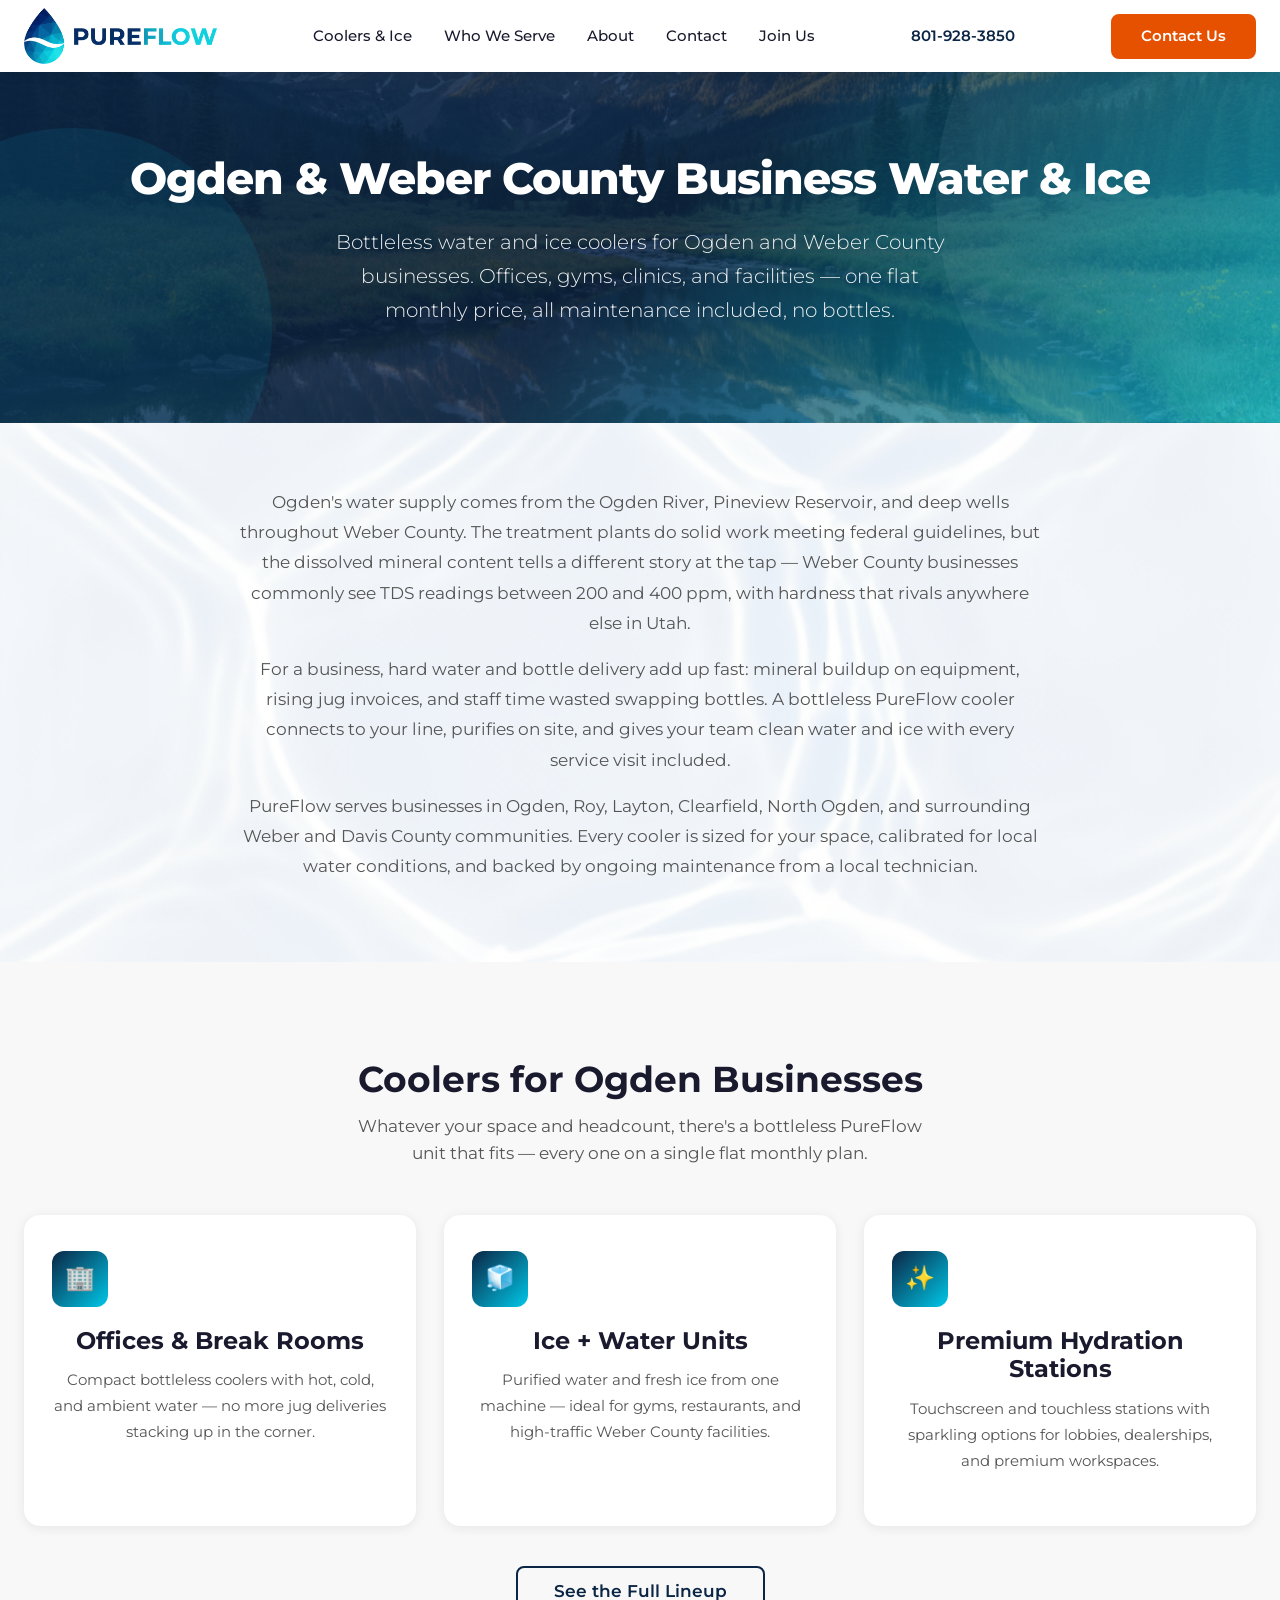
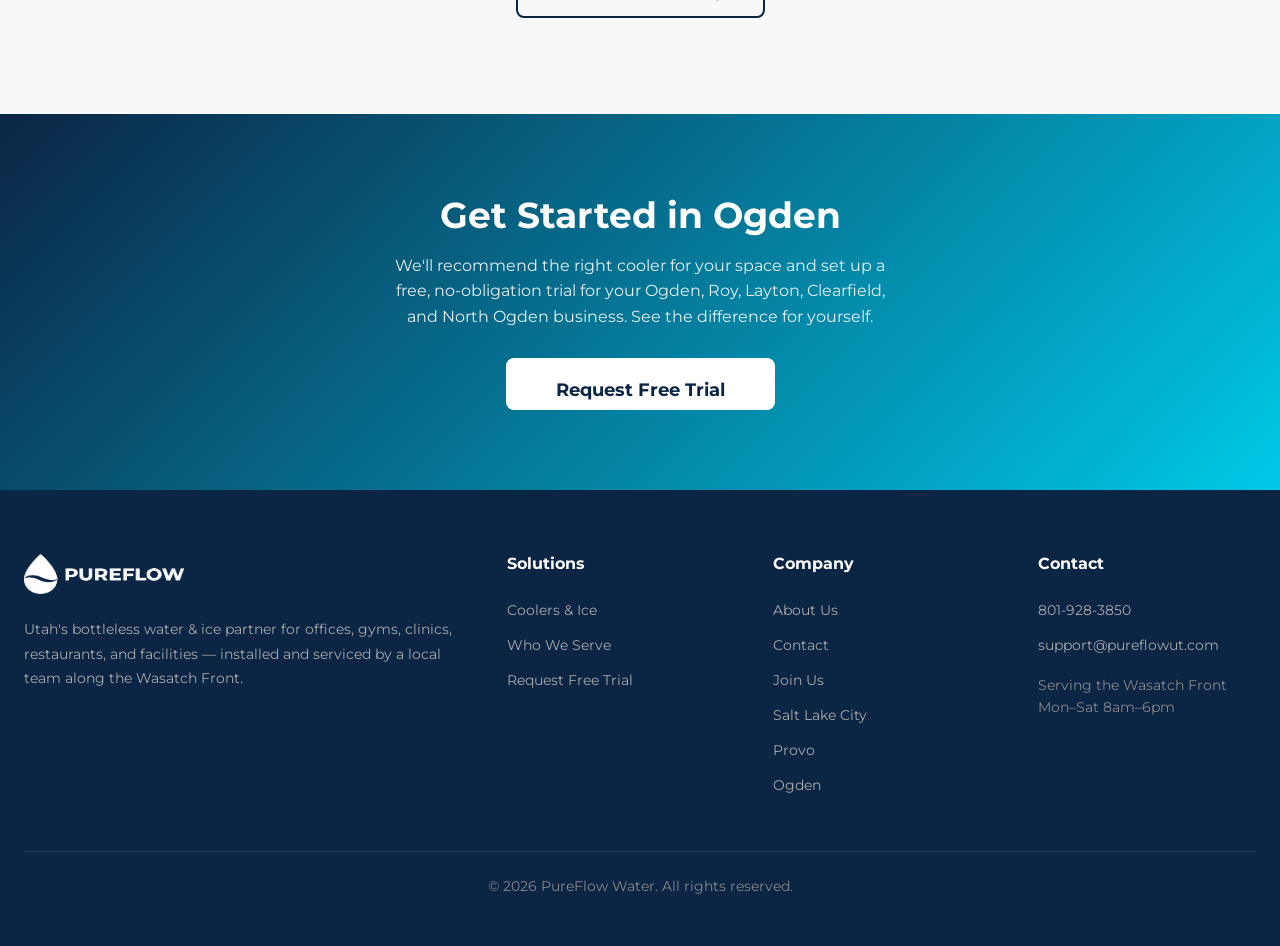
<file: ogden.html>
<!DOCTYPE html>
<html lang="en">
<head>
  <meta charset="UTF-8">
  <meta name="viewport" content="width=device-width, initial-scale=1.0">
  <link rel="icon" href="images/favicon.png" type="image/png">
  <title>Ogden & Weber County Business Water & Ice — PureFlow</title>
  <meta name="description" content="Bottleless water & ice coolers for Ogden and Weber County businesses. Offices, gyms, restaurants, clinics. One flat monthly price, all maintenance included. Free trial available.">
  <meta property="og:title" content="Ogden & Weber County Business Water & Ice — PureFlow">
  <meta property="og:description" content="Bottleless water & ice coolers for Ogden and Weber County businesses. Offices, gyms, restaurants, clinics. One flat monthly price, all maintenance included. Free trial available.">
  <meta property="og:type" content="website">
  <meta property="og:url" content="https://pureflowut.com/ogden.html">
  <link rel="canonical" href="https://pureflowut.com/ogden.html">
  <link rel="preconnect" href="https://fonts.googleapis.com">
  <link rel="preconnect" href="https://fonts.gstatic.com" crossorigin>
  <link href="https://fonts.googleapis.com/css2?family=Montserrat:wght@300;400;500;600;700;800&display=swap" rel="stylesheet">
  <link rel="stylesheet" href="css/style.css?v=3">
  <script src="js/analytics.js"></script>

  <!-- JSON-LD LocalBusiness Schema -->
  <script type="application/ld+json">
  {
    "@context": "https://schema.org",
    "@type": "LocalBusiness",
    "name": "PureFlow Water — Ogden",
    "description": "Bottleless water and ice coolers for businesses in Ogden, UT. Office coolers, RO hydration stations, and ice machines with all-inclusive maintenance.",
    "url": "https://pureflowut.com/ogden.html",
    "telephone": "+1-801-928-3850",
    "email": "support@pureflowut.com",
    "address": {
      "@type": "PostalAddress",
      "addressLocality": "Ogden",
      "addressRegion": "UT",
      "addressCountry": "US"
    },
    "areaServed": {
      "@type": "Place",
      "name": "Weber County, Utah"
    },
    "openingHours": "Mo-Sa 08:00-18:00",
    "priceRange": "$$"
  }
  </script>
</head>
<body class="page-city">

  <!-- HEADER -->
  <header class="site-header">
    <div class="header-inner">
      <a href="index.html" class="logo"><img src="images/logo-header.png" alt="PureFlow"></a>
      <nav class="nav-links">
        <a href="commercial.html">Coolers &amp; Ice</a>
        <a href="commercial.html#who-we-serve">Who We Serve</a>
        <a href="about.html">About</a>
        <a href="contact.html">Contact</a>
        <a href="join.html">Join Us</a>
      </nav>
      <a href="tel:+18019283850" class="header-phone">801-928-3850</a>
      <a href="contact.html" class="btn btn-cta">Contact Us</a>
      <button class="hamburger" aria-label="Open menu">
        <span></span>
        <span></span>
        <span></span>
      </button>
    </div>
  </header>

  <div class="mobile-overlay"></div>
  <nav class="mobile-drawer">
    <a href="index.html">Home</a>
    <a href="commercial.html">Coolers &amp; Ice</a>
    <a href="commercial.html#who-we-serve">Who We Serve</a>
    <a href="about.html">About</a>
    <a href="contact.html">Contact</a>
    <a href="join.html">Join Us</a>
    <a href="tel:+18019283850" class="drawer-phone">801-928-3850</a>
    <a href="contact.html" class="btn btn-cta drawer-cta">Contact Us</a>
  </nav>

  <main>

    <!-- HERO -->
    <section class="hero hero-sm">
      <div class="container">
        <h1>Ogden &amp; Weber County Business Water &amp; Ice</h1>
        <p class="subtitle">Bottleless water and ice coolers for Ogden and Weber County businesses. Offices, gyms, clinics, and facilities &mdash; one flat monthly price, all maintenance included, no bottles.</p>
      </div>
    </section>

    <!-- CITY INTRO -->
    <section class="city-intro">
      <div class="container fade-in">
        <p>Ogden's water supply comes from the Ogden River, Pineview Reservoir, and deep wells throughout Weber County. The treatment plants do solid work meeting federal guidelines, but the dissolved mineral content tells a different story at the tap &mdash; Weber County businesses commonly see TDS readings between 200 and 400 ppm, with hardness that rivals anywhere else in Utah.</p>
        <p>For a business, hard water and bottle delivery add up fast: mineral buildup on equipment, rising jug invoices, and staff time wasted swapping bottles. A bottleless PureFlow cooler connects to your line, purifies on site, and gives your team clean water and ice with every service visit included.</p>
        <p>PureFlow serves businesses in Ogden, Roy, Layton, Clearfield, North Ogden, and surrounding Weber and Davis County communities. Every cooler is sized for your space, calibrated for local water conditions, and backed by ongoing maintenance from a local technician.</p>
      </div>
    </section>

    <!-- COOLERS FOR BUSINESSES -->
    <section class="value-props" style="background:#F8F8F8;">
      <div class="container">
        <div class="section-header">
          <h2>Coolers for Ogden Businesses</h2>
          <p>Whatever your space and headcount, there's a bottleless PureFlow unit that fits &mdash; every one on a single flat monthly plan.</p>
        </div>
        <div class="grid-3 fade-in">
          <div class="card">
            <div class="card-icon">&#x1f3e2;</div>
            <h3>Offices &amp; Break Rooms</h3>
            <p>Compact bottleless coolers with hot, cold, and ambient water &mdash; no more jug deliveries stacking up in the corner.</p>
          </div>
          <div class="card">
            <div class="card-icon">&#x1f9ca;</div>
            <h3>Ice + Water Units</h3>
            <p>Purified water and fresh ice from one machine &mdash; ideal for gyms, restaurants, and high-traffic Weber County facilities.</p>
          </div>
          <div class="card">
            <div class="card-icon">&#x2728;</div>
            <h3>Premium Hydration Stations</h3>
            <p>Touchscreen and touchless stations with sparkling options for lobbies, dealerships, and premium workspaces.</p>
          </div>
        </div>
        <div style="text-align:center; margin-top:40px;">
          <a href="commercial.html" class="btn btn-secondary btn-lg">See the Full Lineup</a>
        </div>
      </div>
    </section>

    <!-- CTA -->
    <section class="cta-section">
      <div class="container fade-in">
        <h2>Get Started in Ogden</h2>
        <p>We'll recommend the right cooler for your space and set up a free, no-obligation trial for your Ogden, Roy, Layton, Clearfield, and North Ogden business. See the difference for yourself.</p>
        <a href="contact.html?product=free-trial" class="btn btn-white btn-lg">Request Free Trial</a>
      </div>
    </section>

  </main>

  <!-- FOOTER -->
  <footer class="site-footer">
    <div class="container">
      <div class="footer-grid">
        <div class="footer-brand">
          <a href="index.html" class="logo"><img src="images/logo-footer.png" alt="PureFlow"></a>
          <p>Utah's bottleless water &amp; ice partner for offices, gyms, clinics, restaurants, and facilities &mdash; installed and serviced by a local team along the Wasatch Front.</p>
        </div>
        <div class="footer-col">
          <h4>Solutions</h4>
          <a href="commercial.html">Coolers &amp; Ice</a>
          <a href="commercial.html#who-we-serve">Who We Serve</a>
          <a href="contact.html?product=free-trial">Request Free Trial</a>
        </div>
        <div class="footer-col">
          <h4>Company</h4>
          <a href="about.html">About Us</a>
          <a href="contact.html">Contact</a>
          <a href="join.html">Join Us</a>
          <a href="salt-lake-city.html">Salt Lake City</a>
          <a href="provo.html">Provo</a>
          <a href="ogden.html">Ogden</a>
        </div>
        <div class="footer-col">
          <h4>Contact</h4>
          <a href="tel:+18019283850">801-928-3850</a>
          <a href="mailto:support@pureflowut.com">support@pureflowut.com</a>
          <p style="margin-top:12px; font-size:0.85rem; color:#888;">Serving the Wasatch Front<br>Mon&ndash;Sat 8am&ndash;6pm</p>
        </div>
      </div>
      <div class="footer-bottom">
        <p>&copy; 2026 PureFlow Water. All rights reserved.</p>
      </div>
    </div>
  </footer>

  <script src="js/main.js"></script>
</body>
</html>
</file>
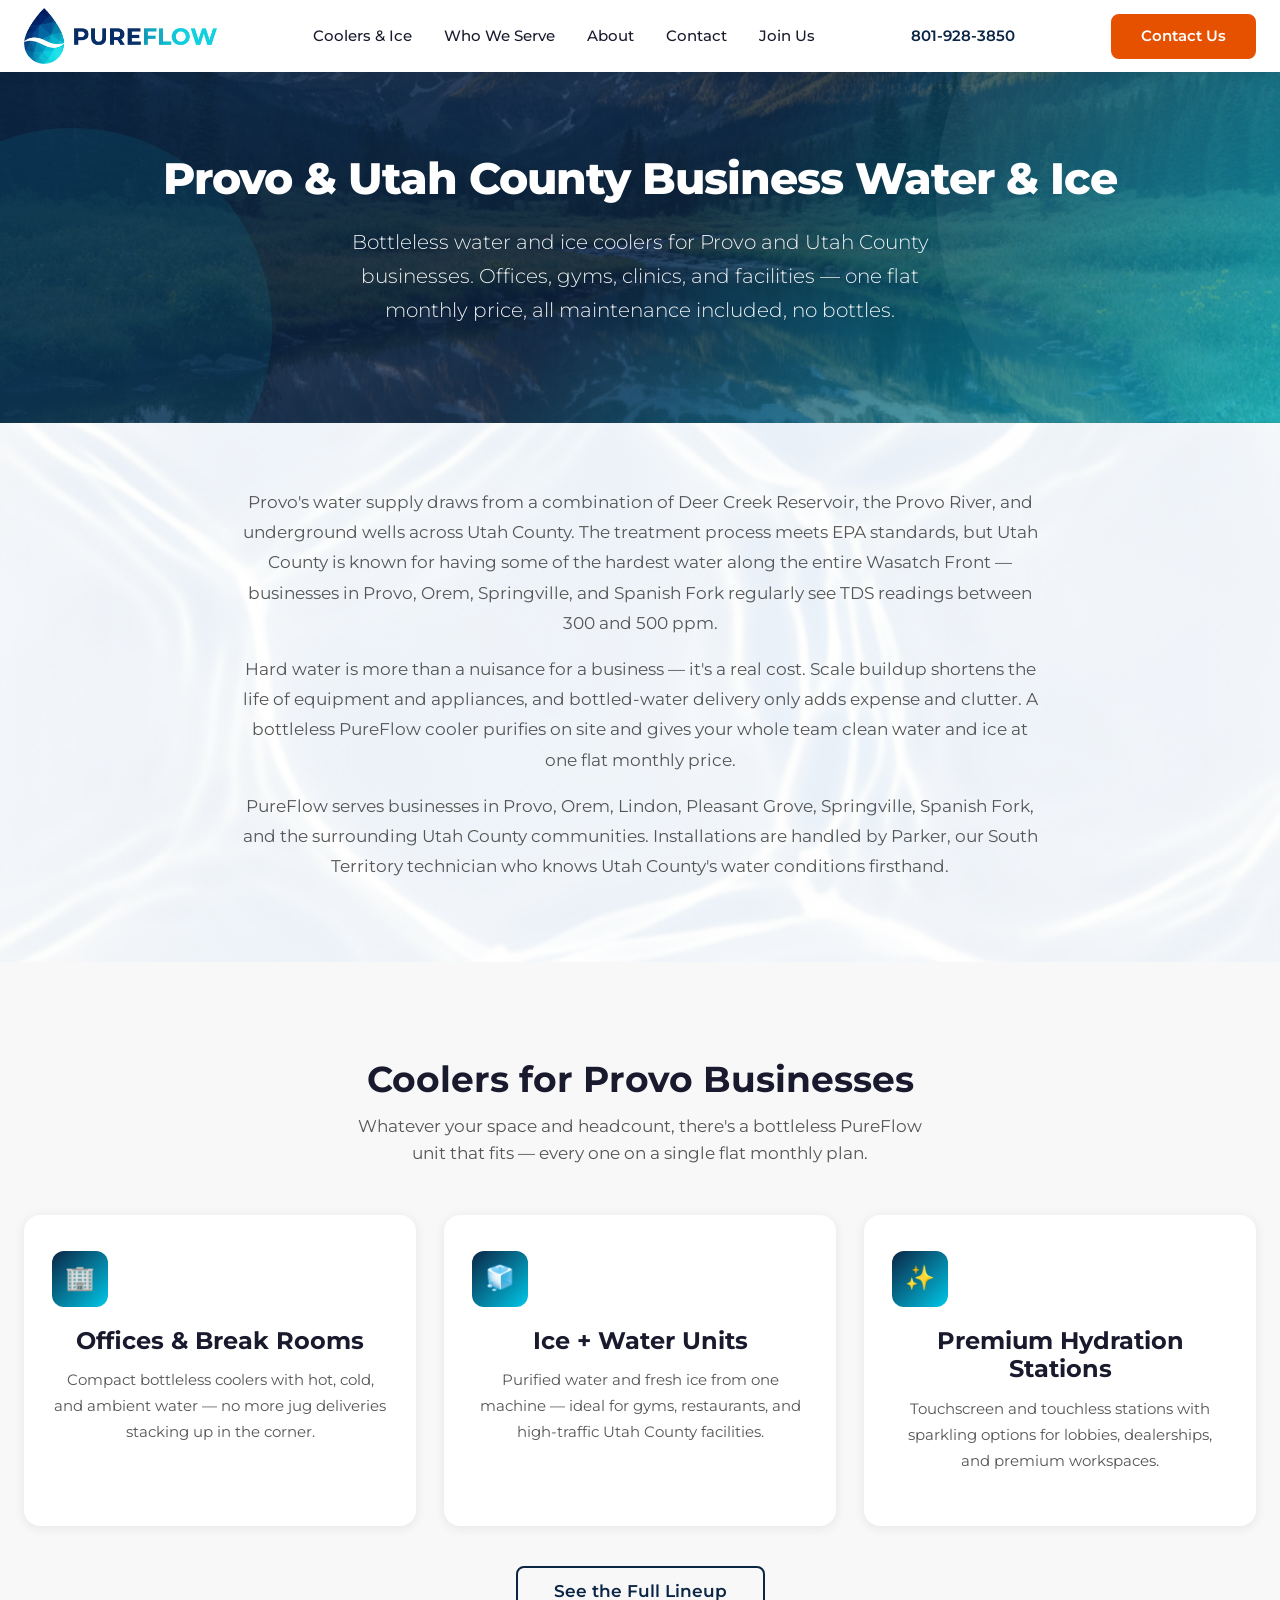
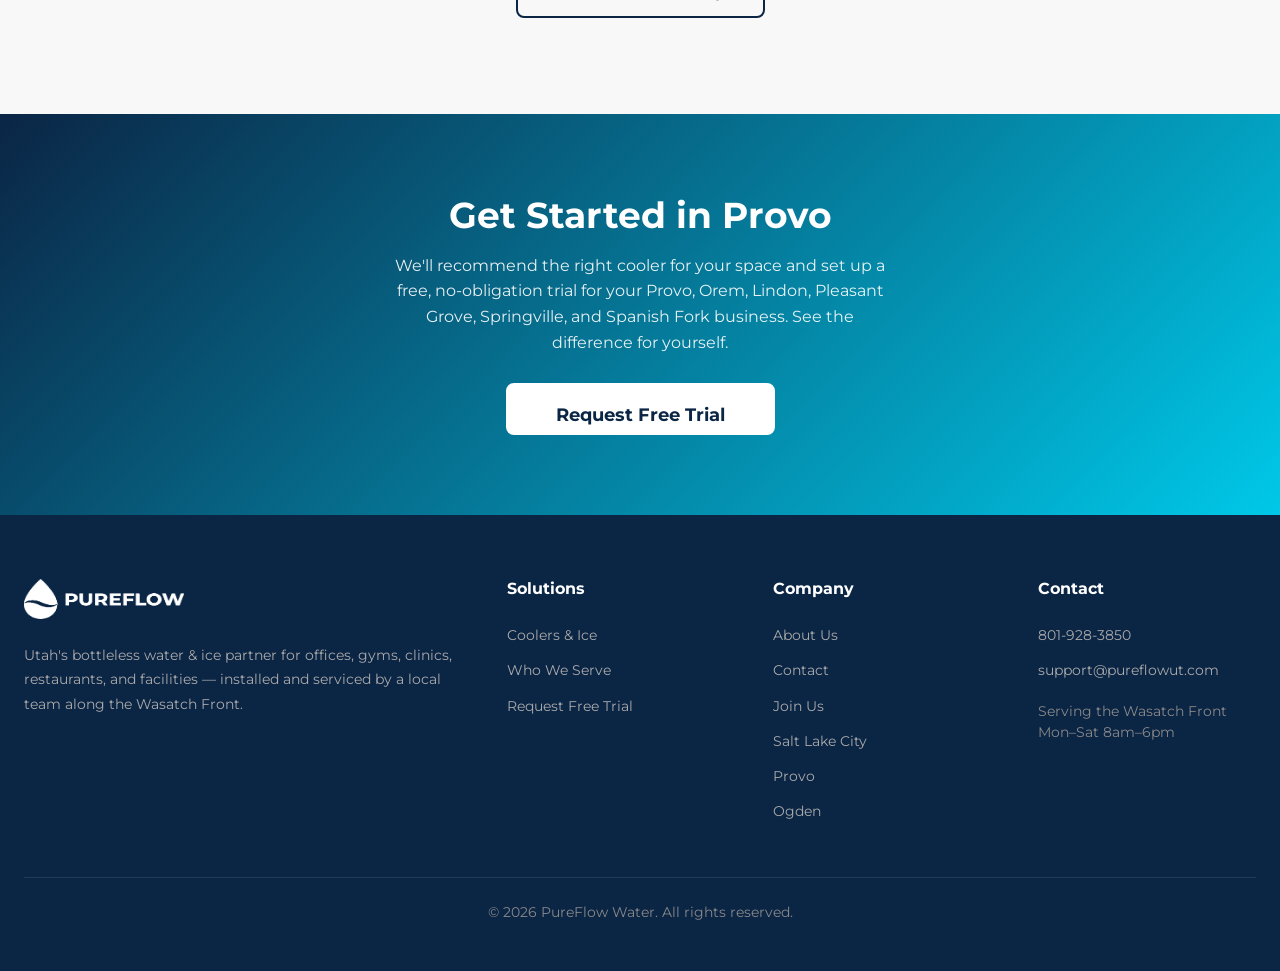
<file: provo.html>
<!DOCTYPE html>
<html lang="en">
<head>
  <meta charset="UTF-8">
  <meta name="viewport" content="width=device-width, initial-scale=1.0">
  <link rel="icon" href="images/favicon.png" type="image/png">
  <title>Provo & Utah County Business Water & Ice — PureFlow</title>
  <meta name="description" content="Bottleless water & ice coolers for Provo and Utah County businesses. Offices, gyms, restaurants, clinics. One flat monthly price, all maintenance included. Free trial available.">
  <meta property="og:title" content="Provo & Utah County Business Water & Ice — PureFlow">
  <meta property="og:description" content="Bottleless water & ice coolers for Provo and Utah County businesses. Offices, gyms, restaurants, clinics. One flat monthly price, all maintenance included. Free trial available.">
  <meta property="og:type" content="website">
  <meta property="og:url" content="https://pureflowut.com/provo.html">
  <link rel="canonical" href="https://pureflowut.com/provo.html">
  <link rel="preconnect" href="https://fonts.googleapis.com">
  <link rel="preconnect" href="https://fonts.gstatic.com" crossorigin>
  <link href="https://fonts.googleapis.com/css2?family=Montserrat:wght@300;400;500;600;700;800&display=swap" rel="stylesheet">
  <link rel="stylesheet" href="css/style.css?v=3">
  <script src="js/analytics.js"></script>

  <!-- JSON-LD LocalBusiness Schema -->
  <script type="application/ld+json">
  {
    "@context": "https://schema.org",
    "@type": "LocalBusiness",
    "name": "PureFlow Water — Provo",
    "description": "Bottleless water and ice coolers for businesses in Provo, UT. Office coolers, RO hydration stations, and ice machines with all-inclusive maintenance.",
    "url": "https://pureflowut.com/provo.html",
    "telephone": "+1-801-928-3850",
    "email": "support@pureflowut.com",
    "address": {
      "@type": "PostalAddress",
      "addressLocality": "Provo",
      "addressRegion": "UT",
      "addressCountry": "US"
    },
    "areaServed": {
      "@type": "Place",
      "name": "Utah County, Utah"
    },
    "openingHours": "Mo-Sa 08:00-18:00",
    "priceRange": "$$"
  }
  </script>
</head>
<body class="page-city">

  <!-- HEADER -->
  <header class="site-header">
    <div class="header-inner">
      <a href="index.html" class="logo"><img src="images/logo-header.png" alt="PureFlow"></a>
      <nav class="nav-links">
        <a href="commercial.html">Coolers &amp; Ice</a>
        <a href="commercial.html#who-we-serve">Who We Serve</a>
        <a href="about.html">About</a>
        <a href="contact.html">Contact</a>
        <a href="join.html">Join Us</a>
      </nav>
      <a href="tel:+18019283850" class="header-phone">801-928-3850</a>
      <a href="contact.html" class="btn btn-cta">Contact Us</a>
      <button class="hamburger" aria-label="Open menu">
        <span></span>
        <span></span>
        <span></span>
      </button>
    </div>
  </header>

  <div class="mobile-overlay"></div>
  <nav class="mobile-drawer">
    <a href="index.html">Home</a>
    <a href="commercial.html">Coolers &amp; Ice</a>
    <a href="commercial.html#who-we-serve">Who We Serve</a>
    <a href="about.html">About</a>
    <a href="contact.html">Contact</a>
    <a href="join.html">Join Us</a>
    <a href="tel:+18019283850" class="drawer-phone">801-928-3850</a>
    <a href="contact.html" class="btn btn-cta drawer-cta">Contact Us</a>
  </nav>

  <main>

    <!-- HERO -->
    <section class="hero hero-sm">
      <div class="container">
        <h1>Provo &amp; Utah County Business Water &amp; Ice</h1>
        <p class="subtitle">Bottleless water and ice coolers for Provo and Utah County businesses. Offices, gyms, clinics, and facilities &mdash; one flat monthly price, all maintenance included, no bottles.</p>
      </div>
    </section>

    <!-- CITY INTRO -->
    <section class="city-intro">
      <div class="container fade-in">
        <p>Provo's water supply draws from a combination of Deer Creek Reservoir, the Provo River, and underground wells across Utah County. The treatment process meets EPA standards, but Utah County is known for having some of the hardest water along the entire Wasatch Front &mdash; businesses in Provo, Orem, Springville, and Spanish Fork regularly see TDS readings between 300 and 500 ppm.</p>
        <p>Hard water is more than a nuisance for a business &mdash; it's a real cost. Scale buildup shortens the life of equipment and appliances, and bottled-water delivery only adds expense and clutter. A bottleless PureFlow cooler purifies on site and gives your whole team clean water and ice at one flat monthly price.</p>
        <p>PureFlow serves businesses in Provo, Orem, Lindon, Pleasant Grove, Springville, Spanish Fork, and the surrounding Utah County communities. Installations are handled by Parker, our South Territory technician who knows Utah County's water conditions firsthand.</p>
      </div>
    </section>

    <!-- COOLERS FOR BUSINESSES -->
    <section class="value-props" style="background:#F8F8F8;">
      <div class="container">
        <div class="section-header">
          <h2>Coolers for Provo Businesses</h2>
          <p>Whatever your space and headcount, there's a bottleless PureFlow unit that fits &mdash; every one on a single flat monthly plan.</p>
        </div>
        <div class="grid-3 fade-in">
          <div class="card">
            <div class="card-icon">&#x1f3e2;</div>
            <h3>Offices &amp; Break Rooms</h3>
            <p>Compact bottleless coolers with hot, cold, and ambient water &mdash; no more jug deliveries stacking up in the corner.</p>
          </div>
          <div class="card">
            <div class="card-icon">&#x1f9ca;</div>
            <h3>Ice + Water Units</h3>
            <p>Purified water and fresh ice from one machine &mdash; ideal for gyms, restaurants, and high-traffic Utah County facilities.</p>
          </div>
          <div class="card">
            <div class="card-icon">&#x2728;</div>
            <h3>Premium Hydration Stations</h3>
            <p>Touchscreen and touchless stations with sparkling options for lobbies, dealerships, and premium workspaces.</p>
          </div>
        </div>
        <div style="text-align:center; margin-top:40px;">
          <a href="commercial.html" class="btn btn-secondary btn-lg">See the Full Lineup</a>
        </div>
      </div>
    </section>

    <!-- CTA -->
    <section class="cta-section">
      <div class="container fade-in">
        <h2>Get Started in Provo</h2>
        <p>We'll recommend the right cooler for your space and set up a free, no-obligation trial for your Provo, Orem, Lindon, Pleasant Grove, Springville, and Spanish Fork business. See the difference for yourself.</p>
        <a href="contact.html?product=free-trial" class="btn btn-white btn-lg">Request Free Trial</a>
      </div>
    </section>

  </main>

  <!-- FOOTER -->
  <footer class="site-footer">
    <div class="container">
      <div class="footer-grid">
        <div class="footer-brand">
          <a href="index.html" class="logo"><img src="images/logo-footer.png" alt="PureFlow"></a>
          <p>Utah's bottleless water &amp; ice partner for offices, gyms, clinics, restaurants, and facilities &mdash; installed and serviced by a local team along the Wasatch Front.</p>
        </div>
        <div class="footer-col">
          <h4>Solutions</h4>
          <a href="commercial.html">Coolers &amp; Ice</a>
          <a href="commercial.html#who-we-serve">Who We Serve</a>
          <a href="contact.html?product=free-trial">Request Free Trial</a>
        </div>
        <div class="footer-col">
          <h4>Company</h4>
          <a href="about.html">About Us</a>
          <a href="contact.html">Contact</a>
          <a href="join.html">Join Us</a>
          <a href="salt-lake-city.html">Salt Lake City</a>
          <a href="provo.html">Provo</a>
          <a href="ogden.html">Ogden</a>
        </div>
        <div class="footer-col">
          <h4>Contact</h4>
          <a href="tel:+18019283850">801-928-3850</a>
          <a href="mailto:support@pureflowut.com">support@pureflowut.com</a>
          <p style="margin-top:12px; font-size:0.85rem; color:#888;">Serving the Wasatch Front<br>Mon&ndash;Sat 8am&ndash;6pm</p>
        </div>
      </div>
      <div class="footer-bottom">
        <p>&copy; 2026 PureFlow Water. All rights reserved.</p>
      </div>
    </div>
  </footer>

  <script src="js/main.js"></script>
</body>
</html>
</file>
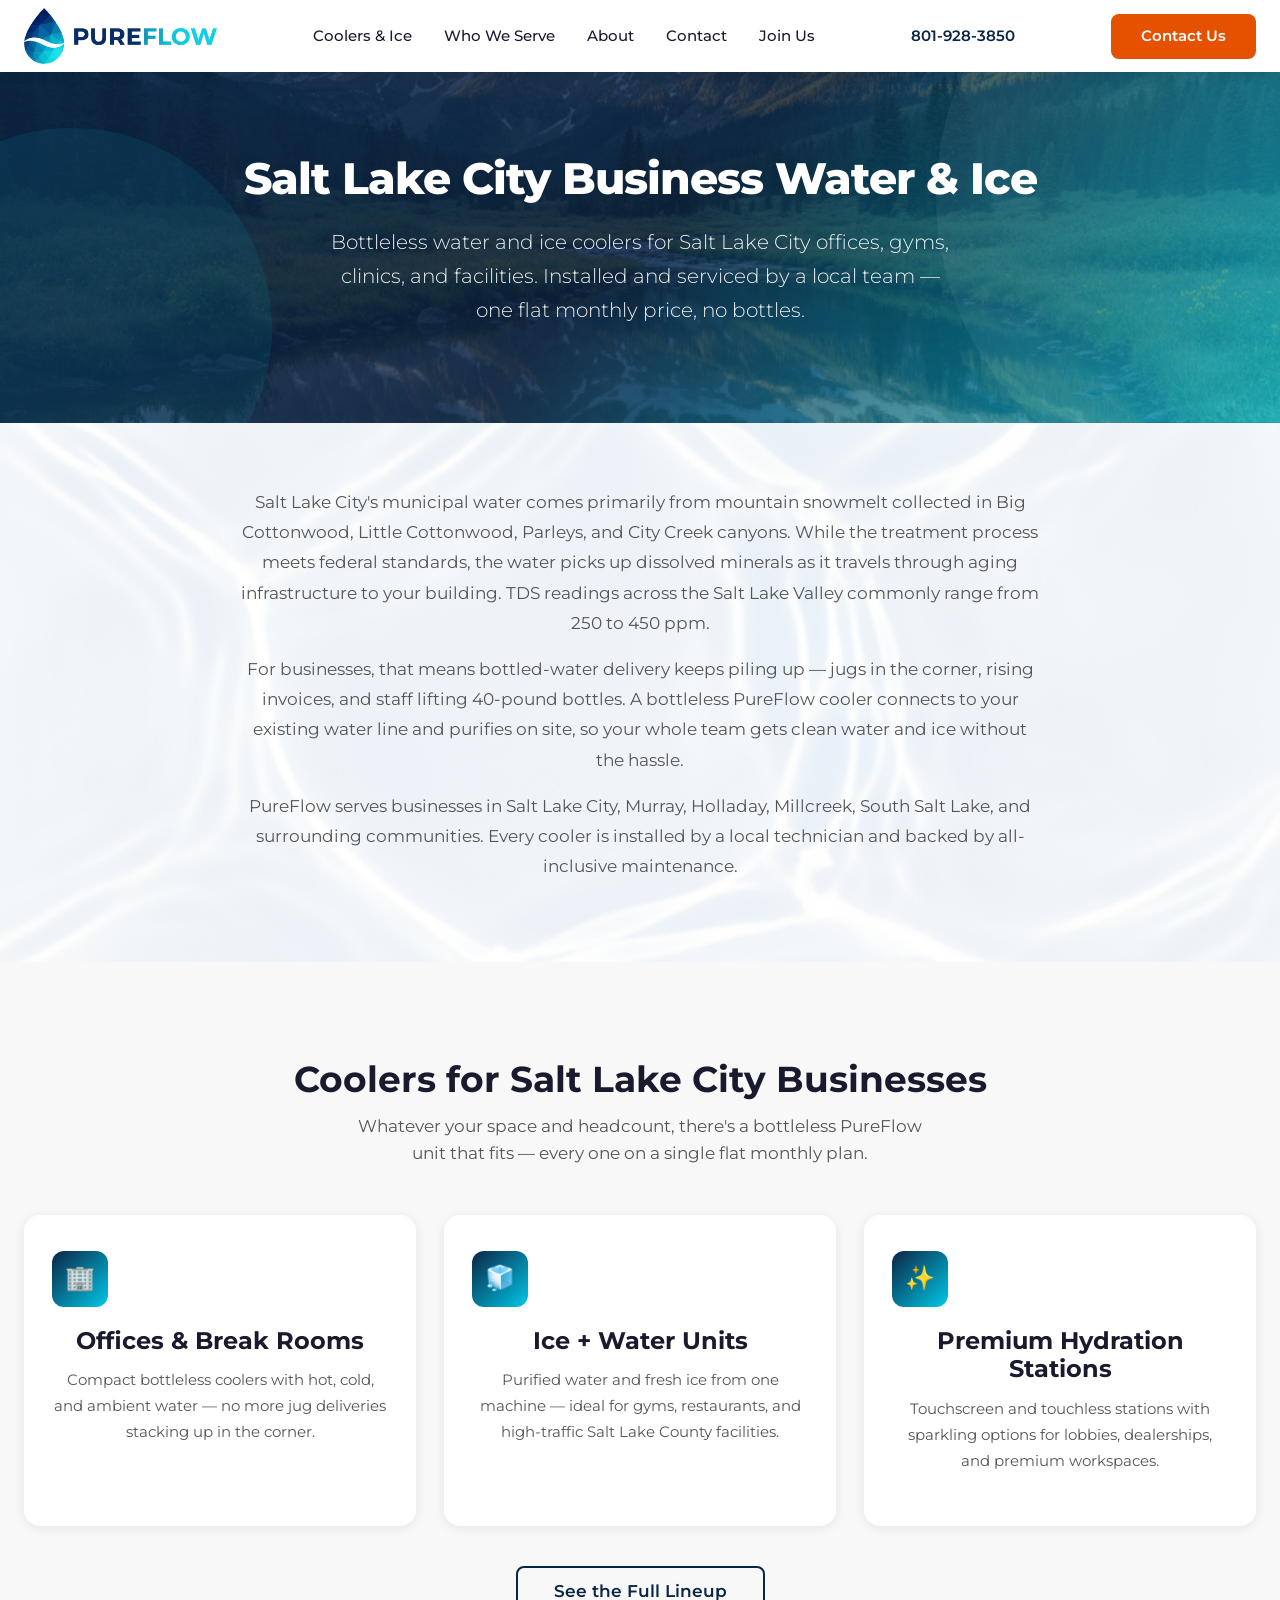
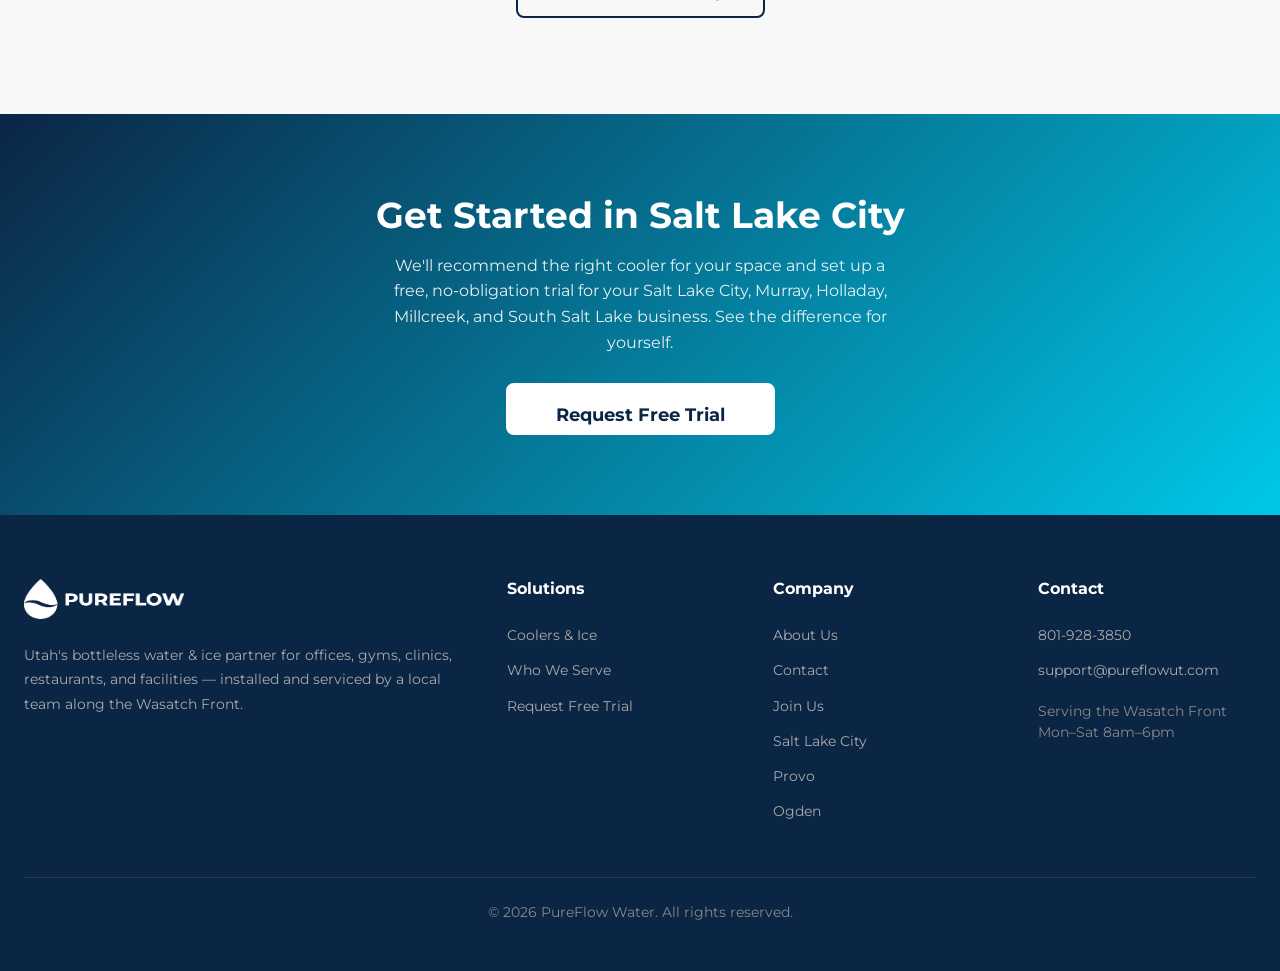
<file: salt-lake-city.html>
<!DOCTYPE html>
<html lang="en">
<head>
  <meta charset="UTF-8">
  <meta name="viewport" content="width=device-width, initial-scale=1.0">
  <link rel="icon" href="images/favicon.png" type="image/png">
  <title>Salt Lake City Business Water & Ice — PureFlow</title>
  <meta name="description" content="Bottleless water & ice coolers for Salt Lake City businesses. Offices, gyms, clinics, restaurants. One flat monthly price, all maintenance included. Free trial available.">
  <meta property="og:title" content="Salt Lake City Business Water & Ice — PureFlow">
  <meta property="og:description" content="Bottleless water & ice coolers for Salt Lake City businesses. Offices, gyms, clinics, restaurants. One flat monthly price, all maintenance included. Free trial available.">
  <meta property="og:type" content="website">
  <meta property="og:url" content="https://pureflowut.com/salt-lake-city.html">
  <link rel="canonical" href="https://pureflowut.com/salt-lake-city.html">
  <link rel="preconnect" href="https://fonts.googleapis.com">
  <link rel="preconnect" href="https://fonts.gstatic.com" crossorigin>
  <link href="https://fonts.googleapis.com/css2?family=Montserrat:wght@300;400;500;600;700;800&display=swap" rel="stylesheet">
  <link rel="stylesheet" href="css/style.css?v=3">
  <script src="js/analytics.js"></script>

  <!-- JSON-LD LocalBusiness Schema -->
  <script type="application/ld+json">
  {
    "@context": "https://schema.org",
    "@type": "LocalBusiness",
    "name": "PureFlow Water — Salt Lake City",
    "description": "Bottleless water and ice coolers for businesses in Salt Lake City, UT. Office coolers, RO hydration stations, and ice machines with all-inclusive maintenance.",
    "url": "https://pureflowut.com/salt-lake-city.html",
    "telephone": "+1-801-928-3850",
    "email": "support@pureflowut.com",
    "address": {
      "@type": "PostalAddress",
      "addressLocality": "Salt Lake City",
      "addressRegion": "UT",
      "addressCountry": "US"
    },
    "areaServed": {
      "@type": "Place",
      "name": "Salt Lake County, Utah"
    },
    "openingHours": "Mo-Sa 08:00-18:00",
    "priceRange": "$$"
  }
  </script>
</head>
<body class="page-city">

  <!-- HEADER -->
  <header class="site-header">
    <div class="header-inner">
      <a href="index.html" class="logo"><img src="images/logo-header.png" alt="PureFlow"></a>
      <nav class="nav-links">
        <a href="commercial.html">Coolers &amp; Ice</a>
        <a href="commercial.html#who-we-serve">Who We Serve</a>
        <a href="about.html">About</a>
        <a href="contact.html">Contact</a>
        <a href="join.html">Join Us</a>
      </nav>
      <a href="tel:+18019283850" class="header-phone">801-928-3850</a>
      <a href="contact.html" class="btn btn-cta">Contact Us</a>
      <button class="hamburger" aria-label="Open menu">
        <span></span>
        <span></span>
        <span></span>
      </button>
    </div>
  </header>

  <div class="mobile-overlay"></div>
  <nav class="mobile-drawer">
    <a href="index.html">Home</a>
    <a href="commercial.html">Coolers &amp; Ice</a>
    <a href="commercial.html#who-we-serve">Who We Serve</a>
    <a href="about.html">About</a>
    <a href="contact.html">Contact</a>
    <a href="join.html">Join Us</a>
    <a href="tel:+18019283850" class="drawer-phone">801-928-3850</a>
    <a href="contact.html" class="btn btn-cta drawer-cta">Contact Us</a>
  </nav>

  <main>

    <!-- HERO -->
    <section class="hero hero-sm">
      <div class="container">
        <h1>Salt Lake City Business Water &amp; Ice</h1>
        <p class="subtitle">Bottleless water and ice coolers for Salt Lake City offices, gyms, clinics, and facilities. Installed and serviced by a local team &mdash; one flat monthly price, no bottles.</p>
      </div>
    </section>

    <!-- CITY INTRO -->
    <section class="city-intro">
      <div class="container fade-in">
        <p>Salt Lake City's municipal water comes primarily from mountain snowmelt collected in Big Cottonwood, Little Cottonwood, Parleys, and City Creek canyons. While the treatment process meets federal standards, the water picks up dissolved minerals as it travels through aging infrastructure to your building. TDS readings across the Salt Lake Valley commonly range from 250 to 450 ppm.</p>
        <p>For businesses, that means bottled-water delivery keeps piling up &mdash; jugs in the corner, rising invoices, and staff lifting 40-pound bottles. A bottleless PureFlow cooler connects to your existing water line and purifies on site, so your whole team gets clean water and ice without the hassle.</p>
        <p>PureFlow serves businesses in Salt Lake City, Murray, Holladay, Millcreek, South Salt Lake, and surrounding communities. Every cooler is installed by a local technician and backed by all-inclusive maintenance.</p>
      </div>
    </section>

    <!-- COOLERS FOR BUSINESSES -->
    <section class="value-props" style="background:#F8F8F8;">
      <div class="container">
        <div class="section-header">
          <h2>Coolers for Salt Lake City Businesses</h2>
          <p>Whatever your space and headcount, there's a bottleless PureFlow unit that fits &mdash; every one on a single flat monthly plan.</p>
        </div>
        <div class="grid-3 fade-in">
          <div class="card">
            <div class="card-icon">&#x1f3e2;</div>
            <h3>Offices &amp; Break Rooms</h3>
            <p>Compact bottleless coolers with hot, cold, and ambient water &mdash; no more jug deliveries stacking up in the corner.</p>
          </div>
          <div class="card">
            <div class="card-icon">&#x1f9ca;</div>
            <h3>Ice + Water Units</h3>
            <p>Purified water and fresh ice from one machine &mdash; ideal for gyms, restaurants, and high-traffic Salt Lake County facilities.</p>
          </div>
          <div class="card">
            <div class="card-icon">&#x2728;</div>
            <h3>Premium Hydration Stations</h3>
            <p>Touchscreen and touchless stations with sparkling options for lobbies, dealerships, and premium workspaces.</p>
          </div>
        </div>
        <div style="text-align:center; margin-top:40px;">
          <a href="commercial.html" class="btn btn-secondary btn-lg">See the Full Lineup</a>
        </div>
      </div>
    </section>

    <!-- CTA -->
    <section class="cta-section">
      <div class="container fade-in">
        <h2>Get Started in Salt Lake City</h2>
        <p>We'll recommend the right cooler for your space and set up a free, no-obligation trial for your Salt Lake City, Murray, Holladay, Millcreek, and South Salt Lake business. See the difference for yourself.</p>
        <a href="contact.html?product=free-trial" class="btn btn-white btn-lg">Request Free Trial</a>
      </div>
    </section>

  </main>

  <!-- FOOTER -->
  <footer class="site-footer">
    <div class="container">
      <div class="footer-grid">
        <div class="footer-brand">
          <a href="index.html" class="logo"><img src="images/logo-footer.png" alt="PureFlow"></a>
          <p>Utah's bottleless water &amp; ice partner for offices, gyms, clinics, restaurants, and facilities &mdash; installed and serviced by a local team along the Wasatch Front.</p>
        </div>
        <div class="footer-col">
          <h4>Solutions</h4>
          <a href="commercial.html">Coolers &amp; Ice</a>
          <a href="commercial.html#who-we-serve">Who We Serve</a>
          <a href="contact.html?product=free-trial">Request Free Trial</a>
        </div>
        <div class="footer-col">
          <h4>Company</h4>
          <a href="about.html">About Us</a>
          <a href="contact.html">Contact</a>
          <a href="join.html">Join Us</a>
          <a href="salt-lake-city.html">Salt Lake City</a>
          <a href="provo.html">Provo</a>
          <a href="ogden.html">Ogden</a>
        </div>
        <div class="footer-col">
          <h4>Contact</h4>
          <a href="tel:+18019283850">801-928-3850</a>
          <a href="mailto:support@pureflowut.com">support@pureflowut.com</a>
          <p style="margin-top:12px; font-size:0.85rem; color:#888;">Serving the Wasatch Front<br>Mon&ndash;Sat 8am&ndash;6pm</p>
        </div>
      </div>
      <div class="footer-bottom">
        <p>&copy; 2026 PureFlow Water. All rights reserved.</p>
      </div>
    </div>
  </footer>

  <script src="js/main.js"></script>
</body>
</html>
</file>
<file: css/style.css>
/* ============================================
   PureFlow Design System
   Colors: #0B2545 (primary), #00C8E8 (accent), #F8F8F8 (light), #FFFFFF (white)
   Font: Montserrat 300-800
   ============================================ */

/* Water texture backgrounds for white sections — global */
section {
  background-image: url('../images/water-bg-1.png');
  background-size: cover;
  background-position: center;
  background-repeat: no-repeat;
}
/* Override: dark sections and sections with explicit bg keep their own */
section[style*="background: #0a1628"],
section[style*="background: #0B2545"],
section[style*="background: linear-gradient"],
.hero,
.hero-sm,
.join-hero,
.email-capture,
.apply-section,
.site-footer {
  background-image: none;
}
/* Keep f8f8f8 sections with texture too but tinted */
section[style*="background: #f8f8f8"] {
  background-image: url('../images/water-bg-1.png');
  background-size: cover;
  background-position: center;
}
.wave-divider {
  width: 100%;
  height: auto;
  display: block;
  margin: -2px 0;
}

/* Subtle gradient accents for depth */
.section-glow {
  position: relative;
}
.section-glow::before {
  content: '';
  position: absolute;
  top: 0;
  left: 50%;
  transform: translateX(-50%);
  width: 60%;
  height: 1px;
  background: linear-gradient(90deg, transparent, #00C8E8, transparent);
}

/* Branded PureFlow text — matches logo colors */
.brand-text { color: #0B2545; font-weight: 800; }
.brand-text span, .brand-text .flow { color: #00C8E8; }

/* Reset & Base */
*, *::before, *::after {
  box-sizing: border-box;
  margin: 0;
  padding: 0;
}

html {
  scroll-behavior: smooth;
  -webkit-text-size-adjust: 100%;
}

body {
  font-family: 'Montserrat', sans-serif;
  font-weight: 400;
  line-height: 1.6;
  color: #1a1a2e;
  background: #fff;
  overflow-x: hidden;
}

img {
  max-width: 100%;
  height: auto;
  display: block;
}

a {
  text-decoration: none;
  color: inherit;
  transition: color 0.2s ease;
}

ul, ol {
  list-style: none;
}

h1, h2, h3, h4, h5, h6 {
  font-weight: 700;
  line-height: 1.2;
}

h1 { font-size: 3rem; }
h2 { font-size: 2.25rem; }
h3 { font-size: 1.5rem; }
h4 { font-size: 1.25rem; }

p {
  margin-bottom: 1rem;
}

/* Layout */
.container {
  max-width: 1280px;
  margin: 0 auto;
  padding: 0 24px;
}

section {
  padding: 96px 0;
}

/* ============================================
   HEADER / NAV
   ============================================ */
.site-header {
  position: sticky;
  top: 0;
  z-index: 1000;
  background: #fff;
  box-shadow: 0 2px 12px rgba(0, 0, 0, 0.08);
}

.header-inner {
  display: flex;
  align-items: center;
  justify-content: space-between;
  height: 72px;
  max-width: 1280px;
  margin: 0 auto;
  padding: 0 24px;
}

.logo {
  text-decoration: none;
  display: inline-flex;
  align-items: center;
}

.logo img {
  height: 56px;
  width: auto;
  display: block;
  min-width: 160px;
}

.nav-links {
  display: flex;
  align-items: center;
  gap: 32px;
}

.nav-links a {
  font-size: 0.95rem;
  font-weight: 500;
  color: #1a1a2e;
  position: relative;
  padding: 4px 0;
}

.nav-links a:hover,
.nav-links a.active {
  color: #0B2545;
}

.nav-links a::after {
  content: '';
  position: absolute;
  bottom: -2px;
  left: 0;
  width: 0;
  height: 2px;
  background: #0B2545;
  transition: width 0.3s ease;
}

.nav-links a:hover::after,
.nav-links a.active::after {
  width: 100%;
}

.header-phone {
  font-weight: 600;
  color: #0B2545;
  font-size: 0.95rem;
  white-space: nowrap;
}

.header-phone:hover {
  color: #00C8E8;
}

/* Buttons */
.btn {
  display: inline-flex;
  align-items: center;
  justify-content: center;
  height: 45px;
  padding: 0 28px;
  border-radius: 8px;
  font-family: 'Montserrat', sans-serif;
  font-weight: 600;
  font-size: 0.95rem;
  cursor: pointer;
  transition: all 0.2s ease;
  border: 2px solid transparent;
  white-space: nowrap;
}

.btn-primary {
  background: #0B2545;
  color: #fff;
  border-color: #0B2545;
}

.btn-primary:hover {
  background: #132d4f;
  border-color: #132d4f;
  transform: translateY(-1px);
  box-shadow: 0 4px 12px rgba(11, 37, 69, 0.3);
}

.btn-cta {
  background: #e65100;
  color: #fff;
  border-color: #e65100;
}

.btn-cta:hover {
  background: #bf4400;
  border-color: #bf4400;
  transform: translateY(-1px);
  box-shadow: 0 4px 12px rgba(230, 81, 0, 0.3);
}

.btn-secondary {
  background: transparent;
  color: #0B2545;
  border-color: #0B2545;
}

.btn-secondary:hover {
  background: #0B2545;
  color: #fff;
  transform: translateY(-1px);
}

.btn-white {
  background: #fff;
  color: #0B2545;
  border-color: #fff;
}

.btn-white:hover {
  background: #f0f0f0;
  transform: translateY(-1px);
}

.btn-lg {
  height: 52px;
  padding: 0 36px;
  font-size: 1.05rem;
}

/* Hamburger */
.hamburger {
  display: none;
  flex-direction: column;
  justify-content: center;
  gap: 5px;
  width: 28px;
  height: 28px;
  cursor: pointer;
  background: none;
  border: none;
  padding: 0;
  z-index: 1001;
}

.hamburger span {
  display: block;
  width: 28px;
  height: 3px;
  background: #1a1a2e;
  border-radius: 2px;
  transition: all 0.3s ease;
}

.hamburger.active span:nth-child(1) {
  transform: rotate(45deg) translate(5px, 6px);
}

.hamburger.active span:nth-child(2) {
  opacity: 0;
}

.hamburger.active span:nth-child(3) {
  transform: rotate(-45deg) translate(5px, -6px);
}

/* Mobile Drawer */
.mobile-drawer {
  display: none;
  position: fixed;
  top: 0;
  right: -100%;
  width: 300px;
  height: 100vh;
  background: #fff;
  z-index: 999;
  padding: 96px 32px 32px;
  box-shadow: -4px 0 24px rgba(0, 0, 0, 0.15);
  transition: right 0.3s ease;
}

.mobile-drawer.open {
  right: 0;
}

.mobile-drawer a {
  display: block;
  padding: 16px 0;
  font-size: 1.1rem;
  font-weight: 500;
  color: #1a1a2e;
  border-bottom: 1px solid #eee;
}

.mobile-drawer a:hover {
  color: #0B2545;
}

.mobile-drawer .drawer-phone {
  display: block;
  margin-top: 24px;
  font-size: 1.2rem;
  font-weight: 700;
  color: #0B2545;
  text-align: center;
}

.mobile-drawer .drawer-cta {
  display: block;
  margin-top: 16px;
  text-align: center;
}

.mobile-overlay {
  display: none;
  position: fixed;
  top: 0;
  left: 0;
  width: 100%;
  height: 100%;
  background: rgba(0, 0, 0, 0.4);
  z-index: 998;
  opacity: 0;
  transition: opacity 0.3s ease;
}

.mobile-overlay.open {
  opacity: 1;
}

/* ============================================
   HERO SECTIONS
   ============================================ */
.hero {
  background: linear-gradient(135deg, rgba(11,37,69,0.88) 0%, rgba(11,37,69,0.75) 50%, rgba(0,200,232,0.7) 100%), url('../images/hero-home.png') center/cover no-repeat;
  color: #fff;
  padding: 120px 0 100px;
  text-align: center;
  position: relative;
  overflow: hidden;
}

.hero::before {
  content: '';
  position: absolute;
  top: -50%;
  right: -20%;
  width: 600px;
  height: 600px;
  border-radius: 50%;
  background: rgba(255, 255, 255, 0.05);
}

.hero::after {
  content: '';
  position: absolute;
  bottom: -30%;
  left: -10%;
  width: 400px;
  height: 400px;
  border-radius: 50%;
  background: rgba(0, 180, 216, 0.1);
}

.hero .container {
  position: relative;
  z-index: 1;
}

.hero h1 {
  font-size: 3.5rem;
  font-weight: 800;
  margin-bottom: 20px;
  letter-spacing: -1px;
}

.hero .subtitle {
  font-size: 1.25rem;
  font-weight: 300;
  max-width: 640px;
  margin: 0 auto 36px;
  opacity: 0.92;
  line-height: 1.7;
}

.hero-actions {
  display: flex;
  gap: 16px;
  justify-content: center;
  flex-wrap: wrap;
}

.hero-sm {
  padding: 80px 0 60px;
}

.page-commercial .hero { background-image: linear-gradient(135deg, rgba(11,37,69,0.88), rgba(11,37,69,0.75), rgba(0,200,232,0.7)), url('../images/hero-commercial.png'); background-size: cover; background-position: center; }
.page-about .hero { background-image: linear-gradient(135deg, rgba(11,37,69,0.88), rgba(11,37,69,0.75), rgba(0,200,232,0.7)), url('../images/hero-about.png'); background-size: cover; background-position: center; }
.page-contact .hero { background-image: linear-gradient(135deg, rgba(11,37,69,0.88), rgba(11,37,69,0.75), rgba(0,200,232,0.7)), url('../images/hero-about.png'); background-size: cover; background-position: center; }
.page-city .hero { background-image: linear-gradient(135deg, rgba(11,37,69,0.88), rgba(11,37,69,0.75), rgba(0,200,232,0.7)), url('../images/hero-about.png'); background-size: cover; background-position: center; }

.hero-sm h1 {
  font-size: 2.75rem;
}

/* ============================================
   CARDS
   ============================================ */
.card {
  background: #fff;
  border-radius: 16px;
  padding: 36px 28px;
  box-shadow: 0 2px 12px rgba(0, 0, 0, 0.08);
  transition: transform 0.2s ease, box-shadow 0.2s ease;
}

.card:hover {
  transform: scale(1.01);
  box-shadow: 0 4px 24px rgba(0, 0, 0, 0.12);
}

.card-icon {
  width: 56px;
  height: 56px;
  border-radius: 12px;
  background: linear-gradient(135deg, #0B2545, #00C8E8);
  display: flex;
  align-items: center;
  justify-content: center;
  margin-bottom: 20px;
  font-size: 1.5rem;
  color: #fff;
}

.card h3 {
  margin-bottom: 12px;
  color: #1a1a2e;
}

.card p {
  color: #555;
  font-size: 0.95rem;
  line-height: 1.7;
}

/* Card Grids */
.grid-2 {
  display: grid;
  grid-template-columns: repeat(2, 1fr);
  gap: 28px;
}

.grid-3 {
  display: grid;
  grid-template-columns: repeat(3, 1fr);
  gap: 28px;
}

.grid-4 {
  display: grid;
  grid-template-columns: repeat(4, 1fr);
  gap: 28px;
}

/* ============================================
   VALUE PROPS
   ============================================ */
.value-props {
  background: #F8F8F8 url('../images/water-bg-1.png') center/cover no-repeat;
}

.value-props .card {
  text-align: center;
}

/* ============================================
   PRODUCT CARDS
   ============================================ */
.product-card {
  background: #fff;
  border-radius: 16px;
  overflow: hidden;
  box-shadow: 0 2px 12px rgba(0, 0, 0, 0.08);
  transition: transform 0.2s ease, box-shadow 0.2s ease;
  display: flex;
  flex-direction: column;
}

.product-card:hover {
  transform: scale(1.01);
  box-shadow: 0 4px 24px rgba(0, 0, 0, 0.12);
}

/* Product image area — tall, blue gradient like purewaterpa.com */
.product-img {
  height: 320px;
  background: linear-gradient(180deg, #d6eef8 0%, #e8f4fc 60%, #ffffff 100%);
  display: flex;
  align-items: center;
  justify-content: center;
  color: #0B2545;
  font-weight: 600;
  font-size: 0.95rem;
  position: relative;
}

/* Product category groups */
.product-category-group {
  margin-bottom: 64px;
}

.product-category-group:last-child {
  margin-bottom: 0;
}

.product-category-header {
  margin-bottom: 32px;
  padding-bottom: 16px;
  border-bottom: 2px solid #e5e7eb;
}

.product-category-header h3 {
  font-size: 1.5rem;
  font-weight: 700;
  color: #0B2545;
}

.product-category-header p {
  color: #555;
  font-size: 0.95rem;
  margin-top: 4px;
}

/* Testimonial quote block */
.testimonial-quote {
  text-align: center;
  padding: 64px 40px;
  max-width: 900px;
  margin: 0 auto;
}

.testimonial-quote blockquote {
  font-size: 1.6rem;
  font-weight: 500;
  font-style: italic;
  line-height: 1.5;
  color: #0B2545;
  margin-bottom: 24px;
}

.testimonial-quote .testimonial-author {
  font-size: 1.05rem;
  color: #00C8E8;
  font-weight: 600;
}

.testimonial-quote .testimonial-author span {
  color: #555;
  font-weight: 400;
}

/* Who We Serve section */
.who-we-serve {
  background: #F8F8F8;
}

.serve-card {
  background: #fff;
  border-radius: 16px;
  padding: 36px 28px;
  text-align: center;
  box-shadow: 0 2px 12px rgba(0,0,0,0.06);
  transition: transform 0.2s ease, box-shadow 0.2s ease;
}

.serve-card:hover {
  transform: translateY(-4px);
  box-shadow: 0 8px 32px rgba(11,37,69,0.12);
}

.serve-icon {
  width: 64px;
  height: 64px;
  border-radius: 16px;
  background: linear-gradient(135deg, #0B2545, #134074);
  display: flex;
  align-items: center;
  justify-content: center;
  margin: 0 auto 20px;
  font-size: 1.6rem;
}

.serve-card h3 {
  font-size: 1.15rem;
  margin-bottom: 8px;
  color: #0B2545;
}

.serve-card p {
  font-size: 0.9rem;
  color: #555;
  line-height: 1.6;
}

.product-badge {
  position: absolute;
  top: 12px;
  right: 12px;
  background: #e65100;
  color: #fff;
  font-size: 0.75rem;
  font-weight: 700;
  padding: 4px 12px;
  border-radius: 20px;
  text-transform: uppercase;
  letter-spacing: 0.5px;
}

.product-badge.best-seller {
  background: #0B2545;
}

.product-badge.premium {
  background: #00C8E8;
}

.product-badge.popular {
  background: #0B2545;
}

.product-body {
  padding: 24px;
  flex: 1;
  display: flex;
  flex-direction: column;
}

.product-body h3 {
  margin-bottom: 8px;
}

.product-body .product-model {
  font-size: 0.85rem;
  color: #888;
  margin-bottom: 12px;
}

.product-body p {
  color: #555;
  font-size: 0.9rem;
  flex: 1;
}

.product-price {
  font-size: 1.5rem;
  font-weight: 800;
  color: #0B2545;
  margin-top: 16px;
}

.product-price span {
  font-size: 0.85rem;
  font-weight: 400;
  color: #888;
}

.product-specs {
  display: flex;
  gap: 12px;
  flex-wrap: wrap;
  margin-top: 12px;
}

.spec-tag {
  background: #F8F8F8;
  padding: 4px 12px;
  border-radius: 20px;
  font-size: 0.8rem;
  font-weight: 500;
  color: #555;
}

.product-body .btn {
  margin-top: 20px;
  width: 100%;
}

/* ============================================
   PRICING
   ============================================ */
.pricing {
  background: #F8F8F8;
}

.pricing-grid {
  display: grid;
  grid-template-columns: repeat(3, 1fr);
  gap: 28px;
  align-items: stretch;
}

.pricing-card {
  background: #fff;
  border-radius: 16px;
  padding: 40px 32px;
  text-align: center;
  box-shadow: 0 2px 12px rgba(0, 0, 0, 0.08);
  transition: transform 0.2s ease, box-shadow 0.2s ease;
  position: relative;
  display: flex;
  flex-direction: column;
}

.pricing-card:hover {
  transform: scale(1.01);
  box-shadow: 0 4px 24px rgba(0, 0, 0, 0.12);
}

.pricing-card.featured {
  border: 3px solid #0B2545;
  transform: scale(1.03);
}

.pricing-card.featured:hover {
  transform: scale(1.04);
}

.pricing-label {
  position: absolute;
  top: -14px;
  left: 50%;
  transform: translateX(-50%);
  background: #0B2545;
  color: #fff;
  font-size: 0.8rem;
  font-weight: 700;
  padding: 4px 20px;
  border-radius: 20px;
  text-transform: uppercase;
  letter-spacing: 0.5px;
}

.pricing-card .tier-name {
  font-size: 0.9rem;
  font-weight: 600;
  text-transform: uppercase;
  letter-spacing: 1px;
  color: #888;
  margin-bottom: 8px;
}

.pricing-card h3 {
  font-size: 1.5rem;
  margin-bottom: 16px;
}

.pricing-card .price {
  font-size: 2.5rem;
  font-weight: 800;
  color: #0B2545;
}

.pricing-card .price span {
  font-size: 1rem;
  font-weight: 400;
  color: #888;
}

.pricing-card ul {
  text-align: left;
  margin: 24px 0;
  flex: 1;
}

.pricing-card li {
  padding: 8px 0;
  font-size: 0.9rem;
  color: #555;
  padding-left: 28px;
  position: relative;
}

.pricing-card li::before {
  content: '\2713';
  position: absolute;
  left: 0;
  color: #00C8E8;
  font-weight: 700;
}

.pricing-card .btn {
  width: 100%;
  margin-top: auto;
}

/* ============================================
   TRUST STATS
   ============================================ */
.trust-stats {
  background: linear-gradient(135deg, #0B2545, #00C8E8);
  color: #fff;
  padding: 64px 0;
}

.stats-grid {
  display: grid;
  grid-template-columns: repeat(3, 1fr);
  gap: 28px;
  text-align: center;
}

.stat-item .stat-number {
  font-size: 3rem;
  font-weight: 800;
  display: block;
  margin-bottom: 8px;
}

.stat-item .stat-label {
  font-size: 1rem;
  font-weight: 300;
  opacity: 0.9;
}

/* ============================================
   TESTIMONIALS
   ============================================ */
.testimonials .card {
  text-align: center;
  padding: 40px 28px;
}

.testimonial-text {
  font-size: 1.05rem;
  font-style: italic;
  color: #333;
  margin-bottom: 20px;
  line-height: 1.8;
}

.testimonial-author {
  font-weight: 600;
  color: #0B2545;
}

.testimonial-location {
  font-size: 0.85rem;
  color: #888;
}

.stars {
  color: #f5a623;
  font-size: 1.1rem;
  margin-bottom: 16px;
  letter-spacing: 2px;
}

/* ============================================
   TDS COMPARISON
   ============================================ */
.tds-compare {
  background: #F8F8F8;
}

.tds-bars {
  display: flex;
  gap: 48px;
  align-items: flex-end;
  justify-content: center;
  max-width: 600px;
  margin: 48px auto 0;
}

.tds-bar {
  text-align: center;
  flex: 1;
}

.tds-bar-visual {
  border-radius: 12px 12px 0 0;
  margin: 0 auto 16px;
  width: 120px;
  display: flex;
  align-items: flex-end;
  justify-content: center;
  padding-bottom: 16px;
  color: #fff;
  font-weight: 800;
  font-size: 1.5rem;
}

.tds-bar-visual.tap {
  height: 250px;
  background: linear-gradient(180deg, #dc3545, #e65100);
}

.tds-bar-visual.pureflow {
  height: 60px;
  background: linear-gradient(180deg, #00C8E8, #0B2545);
}

.tds-bar .tds-label {
  font-weight: 600;
  font-size: 1rem;
  color: #1a1a2e;
}

.tds-bar .tds-desc {
  font-size: 0.85rem;
  color: #888;
  margin-top: 4px;
}

/* ============================================
   WATER QUALITY CHECK
   ============================================ */
.water-check {
  text-align: center;
}

.water-check .btn {
  margin-top: 24px;
}

/* ============================================
   EMAIL CAPTURE
   ============================================ */
.email-capture {
  background: linear-gradient(135deg, #0B2545 0%, #00C8E8 100%);
  color: #fff;
  text-align: center;
}

.email-capture h2 {
  color: #fff;
  margin-bottom: 12px;
}

.email-capture p {
  opacity: 0.9;
  margin-bottom: 28px;
}

.email-form {
  display: flex;
  gap: 12px;
  max-width: 500px;
  margin: 0 auto;
}

.email-form input[type="email"] {
  flex: 1;
  height: 48px;
  padding: 0 20px;
  border: none;
  border-radius: 8px;
  font-family: 'Montserrat', sans-serif;
  font-size: 0.95rem;
}

.email-form input[type="email"]:focus {
  outline: 2px solid #00C8E8;
}

.email-form .btn {
  height: 48px;
}

/* ============================================
   REP SECTION
   ============================================ */
.rep-section {
  background: #F8F8F8;
  text-align: center;
}

.rep-section h2 {
  margin-bottom: 12px;
}

.earnings-table {
  max-width: 700px;
  margin: 32px auto 0;
  width: 100%;
  border-collapse: collapse;
  background: #fff;
  border-radius: 16px;
  overflow: hidden;
  box-shadow: 0 2px 12px rgba(0, 0, 0, 0.08);
}

.earnings-table th {
  background: #0B2545;
  color: #fff;
  padding: 16px 20px;
  font-weight: 600;
  font-size: 0.9rem;
  text-align: left;
}

.earnings-table td {
  padding: 14px 20px;
  font-size: 0.9rem;
  border-bottom: 1px solid #eee;
}

.earnings-table tr:last-child td {
  border-bottom: none;
}

.earnings-table tr:hover {
  background: #f0f6ff;
}

/* ============================================
   COMPARISON TABLE
   ============================================ */
.comparison-table {
  width: 100%;
  border-collapse: collapse;
  background: #fff;
  border-radius: 16px;
  overflow: hidden;
  box-shadow: 0 2px 12px rgba(0, 0, 0, 0.08);
  margin-top: 32px;
}

.comparison-table th {
  background: #0B2545;
  color: #fff;
  padding: 16px 20px;
  font-weight: 600;
  font-size: 0.9rem;
  text-align: left;
}

.comparison-table td {
  padding: 14px 20px;
  font-size: 0.9rem;
  border-bottom: 1px solid #eee;
}

.comparison-table tr:last-child td {
  border-bottom: none;
}

.comparison-table .highlight-row {
  background: #f0f6ff;
}

.comparison-table .highlight-row td:first-child {
  font-weight: 700;
  color: #0B2545;
}

.check {
  color: #00C8E8;
  font-weight: 700;
}

.cross {
  color: #dc3545;
  font-weight: 700;
}

/* ============================================
   HOW IT WORKS
   ============================================ */
.how-it-works {
  text-align: center;
  background: #F8F8F8;
}

.steps-grid {
  display: grid;
  grid-template-columns: repeat(3, 1fr);
  gap: 48px;
  margin-top: 48px;
}

.step {
  text-align: center;
}

.step-number {
  width: 64px;
  height: 64px;
  border-radius: 50%;
  background: linear-gradient(135deg, #0B2545, #00C8E8);
  color: #fff;
  font-size: 1.5rem;
  font-weight: 800;
  display: flex;
  align-items: center;
  justify-content: center;
  margin: 0 auto 20px;
}

.step h3 {
  margin-bottom: 8px;
}

.step p {
  color: #555;
  font-size: 0.9rem;
}

/* ============================================
   FAQ ACCORDION
   ============================================ */
.faq-section {
  max-width: 800px;
  margin: 0 auto;
}

.faq-item {
  border-bottom: 1px solid #eee;
}

.faq-question {
  width: 100%;
  background: none;
  border: none;
  padding: 24px 0;
  display: flex;
  justify-content: space-between;
  align-items: center;
  cursor: pointer;
  font-family: 'Montserrat', sans-serif;
  font-size: 1.05rem;
  font-weight: 600;
  color: #1a1a2e;
  text-align: left;
}

.faq-question:hover {
  color: #0B2545;
}

.faq-icon {
  font-size: 1.5rem;
  font-weight: 300;
  transition: transform 0.3s ease;
  flex-shrink: 0;
  margin-left: 16px;
}

.faq-item.active .faq-icon {
  transform: rotate(45deg);
}

.faq-answer {
  max-height: 0;
  overflow: hidden;
  transition: max-height 0.3s ease;
}

.faq-answer-inner {
  padding: 0 0 24px;
  color: #555;
  font-size: 0.95rem;
  line-height: 1.7;
}

/* ============================================
   CASE STUDIES
   ============================================ */
.case-study-card {
  background: #fff;
  border-radius: 16px;
  overflow: hidden;
  box-shadow: 0 2px 12px rgba(0, 0, 0, 0.08);
  display: flex;
  flex-direction: column;
}

/* Placeholder: replace with real case study images */
.case-study-img {
  height: 200px;
  background: linear-gradient(135deg, #0B254520, #00C8E820);
  display: flex;
  align-items: center;
  justify-content: center;
  color: #0B2545;
  font-weight: 600;
}

.case-study-body {
  padding: 28px;
}

.case-study-body h3 {
  margin-bottom: 8px;
}

.case-study-body .case-meta {
  font-size: 0.85rem;
  color: #00C8E8;
  font-weight: 600;
  margin-bottom: 12px;
}

.case-study-body p {
  color: #555;
  font-size: 0.9rem;
}

/* ============================================
   TEAM SECTION
   ============================================ */
.team-grid {
  display: grid;
  grid-template-columns: repeat(3, 1fr);
  gap: 32px;
  margin-top: 48px;
}

.team-card {
  text-align: center;
  background: #fff;
  border-radius: 16px;
  padding: 40px 28px;
  box-shadow: 0 2px 12px rgba(0, 0, 0, 0.08);
}

/* Placeholder: replace with real team photos */
.team-avatar {
  width: 120px;
  height: 120px;
  border-radius: 50%;
  background: linear-gradient(135deg, #0B2545, #00C8E8);
  margin: 0 auto 20px;
  display: flex;
  align-items: center;
  justify-content: center;
  color: #fff;
  font-size: 2rem;
  font-weight: 700;
}

.team-photo {
  width: 120px;
  height: 120px;
  border-radius: 50%;
  object-fit: cover;
  margin: 0 auto 20px;
  border: 3px solid #00C8E8;
}

.team-card h3 {
  margin-bottom: 4px;
}

.team-card .team-role {
  color: #00C8E8;
  font-weight: 600;
  font-size: 0.9rem;
  margin-bottom: 4px;
}

.team-card .team-family {
  color: #0B2545;
  font-weight: 700;
  font-size: 0.85rem;
  margin-bottom: 12px;
}

.team-card p {
  color: #555;
  font-size: 0.9rem;
}

/* ============================================
   CONTACT FORM
   ============================================ */
.contact-grid {
  display: grid;
  grid-template-columns: 1.5fr 1fr;
  gap: 48px;
}

.form-group {
  margin-bottom: 20px;
}

.form-group label {
  display: block;
  font-weight: 600;
  font-size: 0.9rem;
  margin-bottom: 6px;
  color: #1a1a2e;
}

.form-group .required {
  color: #dc3545;
}

.form-group input,
.form-group select,
.form-group textarea {
  width: 100%;
  padding: 12px 16px;
  border: 2px solid #e0e0e0;
  border-radius: 8px;
  font-family: 'Montserrat', sans-serif;
  font-size: 0.95rem;
  transition: border-color 0.2s ease;
  background: #fff;
}

.form-group input:focus,
.form-group select:focus,
.form-group textarea:focus {
  outline: none;
  border-color: #0B2545;
}

.form-group textarea {
  resize: vertical;
  min-height: 120px;
}

.form-group .error-msg {
  color: #dc3545;
  font-size: 0.8rem;
  margin-top: 4px;
  display: none;
}

.form-group.error input,
.form-group.error select,
.form-group.error textarea {
  border-color: #dc3545;
}

.form-group.error .error-msg {
  display: block;
}

.form-row {
  display: grid;
  grid-template-columns: 1fr 1fr;
  gap: 16px;
}

.contact-info-sidebar {
  padding-top: 12px;
}

.contact-info-item {
  margin-bottom: 32px;
}

.contact-info-item h4 {
  margin-bottom: 6px;
  color: #0B2545;
}

.contact-info-item p,
.contact-info-item a {
  color: #555;
  font-size: 0.95rem;
}

.contact-info-item a:hover {
  color: #0B2545;
}

/* Map placeholder */
.map-placeholder {
  width: 100%;
  height: 300px;
  border-radius: 16px;
  background: linear-gradient(135deg, #e8f0fe 0%, #d4e5fc 100%);
  display: flex;
  align-items: center;
  justify-content: center;
  color: #0B2545;
  font-weight: 600;
  margin-top: 32px;
}

/* ============================================
   CITY PAGES
   ============================================ */
.city-intro {
  padding: 64px 0;
}

.city-intro p {
  max-width: 800px;
  margin: 0 auto 16px;
  text-align: center;
  color: #555;
  font-size: 1.05rem;
  line-height: 1.8;
}

/* ============================================
   CTA SECTION
   ============================================ */
.cta-section {
  background: linear-gradient(135deg, #0B2545, #00C8E8);
  color: #fff;
  text-align: center;
  padding: 80px 0;
}

.cta-section h2 {
  color: #fff;
  margin-bottom: 16px;
}

.cta-section p {
  opacity: 0.9;
  max-width: 500px;
  margin: 0 auto 28px;
}

/* ============================================
   SECTION HEADERS
   ============================================ */
.section-header {
  text-align: center;
  margin-bottom: 48px;
}

.section-header h2 {
  margin-bottom: 12px;
}

.section-header p {
  color: #555;
  max-width: 600px;
  margin: 0 auto;
  font-size: 1.05rem;
}

/* ============================================
   FOOTER
   ============================================ */
.site-footer {
  background: #0B2545;
  color: #ccc;
  padding: 64px 0 32px;
}

.footer-grid {
  display: grid;
  grid-template-columns: 2fr 1fr 1fr 1fr;
  gap: 48px;
  margin-bottom: 48px;
}

.footer-brand .logo {
  color: #fff;
  font-size: 1.5rem;
  margin-bottom: 16px;
  display: inline-block;
}

.site-footer .logo img {
  height: 40px;
}

.footer-brand .logo span {
  color: #00C8E8;
}

.footer-brand p {
  font-size: 0.9rem;
  line-height: 1.7;
  color: #aaa;
}

.footer-col h4 {
  color: #fff;
  font-size: 1rem;
  margin-bottom: 20px;
}

.footer-col a {
  display: block;
  padding: 6px 0;
  font-size: 0.9rem;
  color: #aaa;
  transition: color 0.2s;
}

.footer-col a:hover {
  color: #00C8E8;
}

.footer-social {
  display: flex;
  gap: 12px;
  margin-top: 20px;
}

.footer-social a {
  width: 40px;
  height: 40px;
  border-radius: 50%;
  background: rgba(255, 255, 255, 0.1);
  display: flex;
  align-items: center;
  justify-content: center;
  font-size: 1rem;
  color: #fff;
  padding: 0;
  transition: background 0.2s;
}

.footer-social a:hover {
  background: #0B2545;
}

.footer-bottom {
  border-top: 1px solid rgba(255, 255, 255, 0.1);
  padding-top: 24px;
  text-align: center;
  font-size: 0.85rem;
  color: #888;
}

/* ============================================
   SCROLL ANIMATIONS
   ============================================ */
.fade-in {
  opacity: 0;
  transform: translateY(24px);
  transition: opacity 0.6s ease, transform 0.6s ease;
}

.fade-in.visible {
  opacity: 1;
  transform: translateY(0);
}

/* ============================================
   ABOUT PAGE — STAT & DETAIL CARDS
   ============================================ */
.about-stat-card {
  text-align: center;
  padding: 28px 20px;
  background: rgba(255,255,255,0.06);
  border: 1px solid rgba(255,255,255,0.1);
  border-radius: 16px;
}

.about-detail-card {
  background: rgba(255,255,255,0.08);
  border: 1px solid rgba(255,255,255,0.12);
  border-radius: 16px;
  padding: 36px 28px;
}

.about-detail-card h3 {
  color: #fff;
  font-size: 1.25rem;
  margin-bottom: 12px;
}

.about-detail-card p {
  color: #94a3b8;
  font-size: 0.95rem;
  line-height: 1.7;
}

.detail-icon {
  width: 56px;
  height: 56px;
  border-radius: 12px;
  display: flex;
  align-items: center;
  justify-content: center;
  margin-bottom: 20px;
  font-size: 1.5rem;
}

/* Shared big stat number */
.stat-big {
  font-size: 3.5rem;
  font-weight: 800;
  line-height: 1;
}

.stat-big.red { color: #ef4444; }
.stat-big.orange { color: #e65100; }

.stat-label-sm {
  font-size: 0.95rem;
  font-weight: 600;
  margin-top: 8px;
}

.stat-sublabel {
  font-size: 0.8rem;
  color: #64748b;
  margin-top: 6px;
}

/* ============================================
   WATER QUALITY CHECK — INDEX PAGE
   ============================================ */
.wq-stat-grid {
  display: grid;
  grid-template-columns: repeat(auto-fit, minmax(220px, 1fr));
  gap: 24px;
  margin-bottom: 3rem;
}

.wq-stat-card {
  background: rgba(230,81,0,0.1);
  border: 1px solid rgba(230,81,0,0.3);
  border-radius: 16px;
  padding: 28px;
  text-align: center;
}

.wq-stat-number {
  font-size: 3rem;
  font-weight: 800;
  color: #e65100;
}

.wq-stat-label {
  font-size: 0.95rem;
  color: #e65100;
  font-weight: 600;
  margin-top: 4px;
}

.wq-stat-sublabel {
  font-size: 0.8rem;
  color: #94a3b8;
  margin-top: 8px;
}

/* ============================================
   JOIN TEAM TEASER — INDEX PAGE
   ============================================ */
.join-teaser-card {
  background: rgba(255,255,255,0.05);
  border: 1px solid rgba(255,255,255,0.1);
  border-radius: 16px;
  padding: 32px 20px;
}

.join-teaser-card h3 {
  font-size: 1.15rem;
  font-weight: 700;
  margin-bottom: 8px;
}

.join-teaser-card p {
  color: #94a3b8;
  font-size: 0.9rem;
  line-height: 1.5;
}

/* ============================================
   DARK SECTION HEADINGS
   ============================================ */
.section-title-lg {
  font-size: 2.5rem;
  font-weight: 800;
  margin-bottom: 12px;
}

.section-subtitle-muted {
  color: #94a3b8;
  font-size: 1.1rem;
}

/* ============================================
   TDS COMPARISON BARS
   ============================================ */
.tds-visual-card {
  max-width: 900px;
  margin: 2rem auto;
  background: #fff;
  border-radius: 20px;
  box-shadow: 0 4px 24px rgba(0,0,0,0.08);
  overflow: hidden;
  padding: 40px;
}

.tds-bar-container {
  display: flex;
  justify-content: center;
  gap: 60px;
  align-items: flex-end;
  padding: 0 20px;
}

.tds-bar-item {
  text-align: center;
  flex: 1;
  max-width: 280px;
}

.tds-bar-red {
  background: linear-gradient(180deg, #ef4444 0%, #dc2626 100%);
  border-radius: 12px;
  height: 180px;
  display: flex;
  align-items: flex-end;
  justify-content: center;
  padding-bottom: 20px;
  margin-bottom: 12px;
}

.tds-bar-blue {
  background: linear-gradient(180deg, #0B2545 0%, #00C8E8 100%);
  border-radius: 12px;
  height: 50px;
  display: flex;
  align-items: flex-end;
  justify-content: center;
  padding-bottom: 10px;
  margin-bottom: 12px;
}

.tds-bar-number {
  font-weight: 800;
  color: #fff;
}

.tds-bar-number.lg { font-size: 2.5rem; }
.tds-bar-number.sm { font-size: 1.5rem; }

.tds-bar-label {
  font-weight: 700;
  font-size: 1.1rem;
  color: #1e293b;
}

.tds-bar-sublabel {
  color: #64748b;
  font-size: 0.85rem;
}

.tds-footnote {
  text-align: center;
  color: #94a3b8;
  font-size: 0.8rem;
  margin-top: 24px;
}

/* ============================================
   JOIN TEASER SECTION
   ============================================ */
.join-teaser-section {
  padding: 80px 0;
  background: linear-gradient(135deg, #0B2545 0%, #00C8E8 100%);
  color: #fff;
}

.btn-white {
  display: inline-block;
  background: #fff;
  color: #0B2545;
  padding: 16px 48px;
  border-radius: 8px;
  font-weight: 700;
  font-size: 1.1rem;
  text-decoration: none;
  transition: transform 0.2s, box-shadow 0.2s;
}

.btn-white:hover {
  transform: translateY(-2px);
  box-shadow: 0 8px 24px rgba(0,0,0,0.2);
}

.teaser-emoji {
  font-size: 2rem;
  margin-bottom: 12px;
}

/* ============================================
   RESPONSIVE
   ============================================ */

/* Tablet: 768px */
@media (max-width: 768px) {
  section {
    padding: 48px 0;
  }

  h1 { font-size: 2.25rem; }
  h2 { font-size: 1.75rem; }

  .nav-links,
  .header-phone {
    display: none;
  }

  .hamburger {
    display: flex;
  }

  .mobile-drawer {
    display: block;
  }

  .hero {
    padding: 80px 0 60px;
  }

  .hero h1 {
    font-size: 2.5rem;
  }

  .hero .subtitle {
    font-size: 1.1rem;
  }

  .hero-sm h1 {
    font-size: 2rem;
  }

  .grid-2,
  .grid-3,
  .grid-4 {
    grid-template-columns: repeat(2, 1fr);
  }

  .pricing-grid {
    grid-template-columns: 1fr;
    max-width: 420px;
    margin-left: auto;
    margin-right: auto;
  }

  .pricing-card.featured {
    transform: scale(1);
  }

  .stats-grid {
    grid-template-columns: repeat(3, 1fr);
    gap: 16px;
  }

  .stat-item .stat-number {
    font-size: 2rem;
  }

  .steps-grid {
    grid-template-columns: 1fr;
    gap: 32px;
  }

  .tds-bars {
    gap: 24px;
  }

  .tds-bar-visual {
    width: 80px;
  }

  .product-img {
    height: 260px;
  }

  .product-category-header h3 {
    font-size: 1.25rem;
  }

  .serve-card {
    padding: 28px 20px;
  }

  .team-grid {
    grid-template-columns: repeat(2, 1fr);
  }

  .contact-grid {
    grid-template-columns: 1fr;
  }

  .form-row {
    grid-template-columns: 1fr;
  }

  .footer-grid {
    grid-template-columns: repeat(2, 1fr);
    gap: 32px;
  }

  .email-form {
    flex-direction: column;
  }

  /* Header CTA — shrink on mobile so it doesn't crowd logo */
  .header-inner .btn-cta {
    font-size: 0.8rem;
    padding: 0 14px;
    height: 36px;
    white-space: nowrap;
  }

  .logo img {
    height: 44px;
    min-width: 120px;
  }

  /* Stat numbers scale down on tablet */
  .stat-big {
    font-size: 2.75rem;
  }

  .wq-stat-number {
    font-size: 2.5rem;
  }

  /* Zip code button wraps on smaller screens */
  .water-check .btn-lg {
    font-size: 0.95rem;
    padding: 14px 24px;
    white-space: normal;
    text-align: center;
  }

  /* Dark section headings scale down */
  .section-title-lg {
    font-size: 2rem;
  }

  .section-subtitle-muted {
    font-size: 1rem;
  }

  /* TDS bars stack on tablet */
  .tds-bar-container {
    gap: 32px;
  }

  .tds-bar-number.lg { font-size: 2rem; }
  .tds-bar-number.sm { font-size: 1.25rem; }

  .tds-visual-card {
    padding: 24px;
  }

  /* Join teaser CTA scales */
  .btn-white {
    padding: 14px 32px;
    font-size: 1rem;
  }
}

/* Mobile: 375px */
@media (max-width: 480px) {
  section {
    padding: 48px 0;
  }

  h1 { font-size: 1.75rem; }
  h2 { font-size: 1.5rem; }
  h3 { font-size: 1.2rem; }

  .container {
    padding: 0 16px;
  }

  .hero {
    padding: 60px 0 48px;
  }

  .hero h1 {
    font-size: 2rem;
  }

  .hero .subtitle {
    font-size: 1rem;
  }

  .hero-actions {
    flex-direction: column;
    align-items: center;
  }

  .grid-2,
  .grid-3,
  .grid-4 {
    grid-template-columns: 1fr;
  }

  /* Stat numbers smaller on phone */
  .stat-big {
    font-size: 2.25rem;
  }

  .wq-stat-number {
    font-size: 2rem;
  }

  .wq-stat-grid {
    grid-template-columns: 1fr;
  }

  /* Zip code button fully stacks */
  .water-check .btn-lg {
    font-size: 0.85rem;
    padding: 14px 16px;
  }

  /* Header CTA even smaller on phone */
  .header-inner .btn-cta {
    font-size: 0.75rem;
    padding: 0 10px;
    height: 34px;
  }

  .logo img {
    height: 40px;
    min-width: 100px;
  }

  .stats-grid {
    grid-template-columns: 1fr;
    gap: 24px;
  }

  .product-img {
    height: 240px;
  }

  .team-grid {
    grid-template-columns: 1fr;
  }

  .footer-grid {
    grid-template-columns: 1fr;
  }

  .tds-bars {
    flex-direction: column;
    align-items: center;
  }

  .tds-bar-visual {
    width: 100%;
    max-width: 200px;
  }

  .tds-bar-visual.tap {
    height: 120px;
  }

  .tds-bar-visual.pureflow {
    height: 40px;
  }

  .comparison-table {
    font-size: 0.8rem;
  }

  .comparison-table th,
  .comparison-table td {
    padding: 10px 12px;
  }

  .earnings-table th,
  .earnings-table td {
    padding: 10px 12px;
  }

  /* Dark section headings scale down further */
  .section-title-lg {
    font-size: 1.6rem;
  }

  .section-subtitle-muted {
    font-size: 0.9rem;
  }

  /* TDS bars stack vertically on phone */
  .tds-bar-container {
    flex-direction: column;
    align-items: center;
    gap: 24px;
  }

  .tds-bar-item {
    max-width: 220px;
  }

  .tds-bar-red {
    height: 120px;
  }

  .tds-bar-blue {
    height: 40px;
  }

  .tds-bar-number.lg { font-size: 1.75rem; }
  .tds-bar-number.sm { font-size: 1.1rem; }

  /* Join teaser CTA full width */
  .btn-white {
    padding: 14px 24px;
    font-size: 0.9rem;
    width: 100%;
    max-width: 300px;
    text-align: center;
  }
}

/* Ensure smooth fonts */
body {
  -webkit-font-smoothing: antialiased;
  -moz-osx-font-smoothing: grayscale;
}

/* ============================================================
   B2B REDESIGN COMPONENTS (Aug 2026) — carousel, ebook, video
   ============================================================ */

/* ---- Client logo carousel (auto-scroll, pause on hover) ---- */
.client-strip {
  padding: 56px 0 60px;
  background: #fff;
  border-top: 1px solid #eef2f6;
  border-bottom: 1px solid #eef2f6;
  overflow: hidden;
}
.client-strip .strip-eyebrow {
  text-align: center;
  font-size: 0.8rem;
  font-weight: 700;
  letter-spacing: 2px;
  text-transform: uppercase;
  color: #7a8a9a;
  margin-bottom: 36px;
}
.logo-marquee {
  position: relative;
  width: 100%;
  overflow: hidden;
  -webkit-mask-image: linear-gradient(to right, transparent, #000 8%, #000 92%, transparent);
          mask-image: linear-gradient(to right, transparent, #000 8%, #000 92%, transparent);
}
.logo-track {
  display: flex;
  width: max-content;
  align-items: center;
  gap: 28px;
  animation: logo-scroll 42s linear 0s infinite normal none running;
  will-change: transform;
}
.logo-marquee:hover .logo-track { animation-play-state: paused; }
.logo-tile {
  flex: 0 0 auto;
  height: 84px;
  min-width: 170px;
  padding: 0 26px;
  display: flex;
  align-items: center;
  justify-content: center;
  background: #fff;
  border: 1px solid #eef2f6;
  border-radius: 14px;
  box-shadow: 0 1px 4px rgba(11,37,69,0.04);
}
.logo-tile img {
  max-height: 46px;
  max-width: 150px;
  width: auto;
  object-fit: contain;
  filter: grayscale(100%);
  opacity: 0.72;
  transition: filter 0.25s ease, opacity 0.25s ease;
}
.logo-tile:hover img { filter: grayscale(0); opacity: 1; }
@keyframes logo-scroll {
  from { transform: translateX(0); }
  to   { transform: translateX(-50%); }
}
@media (prefers-reduced-motion: reduce) {
  .logo-track { animation: none; flex-wrap: wrap; justify-content: center; width: 100%; }
}

/* ---- "Request Free Trial" product CTA (no pricing) ---- */
.product-cta-row {
  margin-top: 18px;
  display: flex;
  flex-direction: column;
  gap: 8px;
}
.product-cta-note {
  font-size: 0.78rem;
  color: #8a97a5;
  text-align: center;
}

/* ---- i14 video feature ---- */
.video-feature {
  padding: 84px 0;
  background: linear-gradient(135deg, #0B2545 0%, #10345c 100%);
  color: #fff;
}
.video-feature .vf-grid {
  display: grid;
  grid-template-columns: 1fr 1fr;
  gap: 56px;
  align-items: center;
}
.vf-media {
  position: relative;
  background: radial-gradient(circle at 50% 40%, rgba(0,200,232,0.18), rgba(0,0,0,0) 70%);
  border-radius: 20px;
  padding: 28px;
  display: flex;
  justify-content: center;
}
.vf-media img,
.vf-media video {
  width: 100%;
  max-width: 360px;
  height: auto;
  border-radius: 16px;
  display: block;
}
.vf-eyebrow {
  font-size: 0.8rem; font-weight: 700; letter-spacing: 2px;
  text-transform: uppercase; color: #00C8E8; margin-bottom: 14px;
}
.video-feature h2 { color: #fff; font-size: 2.25rem; margin-bottom: 16px; }
.video-feature p { color: rgba(255,255,255,0.82); font-size: 1.05rem; line-height: 1.7; margin-bottom: 16px; }
.vf-specs { list-style: none; padding: 0; margin: 20px 0 28px; }
.vf-specs li { padding: 7px 0; color: rgba(255,255,255,0.9); display: flex; align-items: center; gap: 10px; }
.vf-specs li::before { content: "\2713"; color: #00C8E8; font-weight: 800; }

/* ---- Ebook download section ---- */
.ebook-section {
  padding: 84px 0;
  background: #f4f8fb url('../images/water-bg-1.png') center/cover no-repeat;
}
.ebook-card {
  max-width: 940px;
  margin: 0 auto;
  background: #fff;
  border-radius: 20px;
  box-shadow: 0 12px 40px rgba(11,37,69,0.10);
  display: grid;
  grid-template-columns: 0.9fr 1.1fr;
  overflow: hidden;
}
.ebook-visual {
  background: linear-gradient(135deg, #0B2545 0%, #00C8E8 130%);
  color: #fff;
  display: flex; flex-direction: column;
  align-items: center; justify-content: center;
  text-align: center; padding: 40px 28px;
}
.ebook-visual .ebook-icon { font-size: 3.4rem; margin-bottom: 14px; }
.ebook-visual .ebook-kicker { font-size: 0.78rem; letter-spacing: 2px; text-transform: uppercase; opacity: 0.85; }
.ebook-visual .ebook-title { font-size: 1.35rem; font-weight: 800; margin-top: 8px; line-height: 1.3; }
.ebook-body { padding: 44px 40px; }
.ebook-body h2 { font-size: 1.9rem; font-weight: 800; color: #0B2545; margin-bottom: 12px; }
.ebook-body p { color: #475569; line-height: 1.7; margin-bottom: 22px; }
.ebook-form { display: flex; gap: 10px; flex-wrap: wrap; }
.ebook-form input[type="email"] {
  flex: 1 1 220px;
  padding: 14px 16px;
  border: 1px solid #d5dee7;
  border-radius: 8px;
  font-size: 1rem;
  font-family: inherit;
}
.ebook-form button { flex: 0 0 auto; white-space: nowrap; }
.ebook-success { display: none; margin-top: 14px; color: #059669; font-weight: 600; }

@media (max-width: 860px) {
  .video-feature .vf-grid { grid-template-columns: 1fr; gap: 32px; }
  .vf-media { order: -1; }
  .ebook-card { grid-template-columns: 1fr; }
  .ebook-visual { padding: 32px 20px; }
}
@media (max-width: 520px) {
  .logo-tile { height: 72px; min-width: 140px; padding: 0 18px; }
  .logo-tile img { max-height: 38px; max-width: 118px; }
  .ebook-body { padding: 32px 24px; }
  .ebook-form input[type="email"], .ebook-form button { flex: 1 1 100%; }
}
</file>
